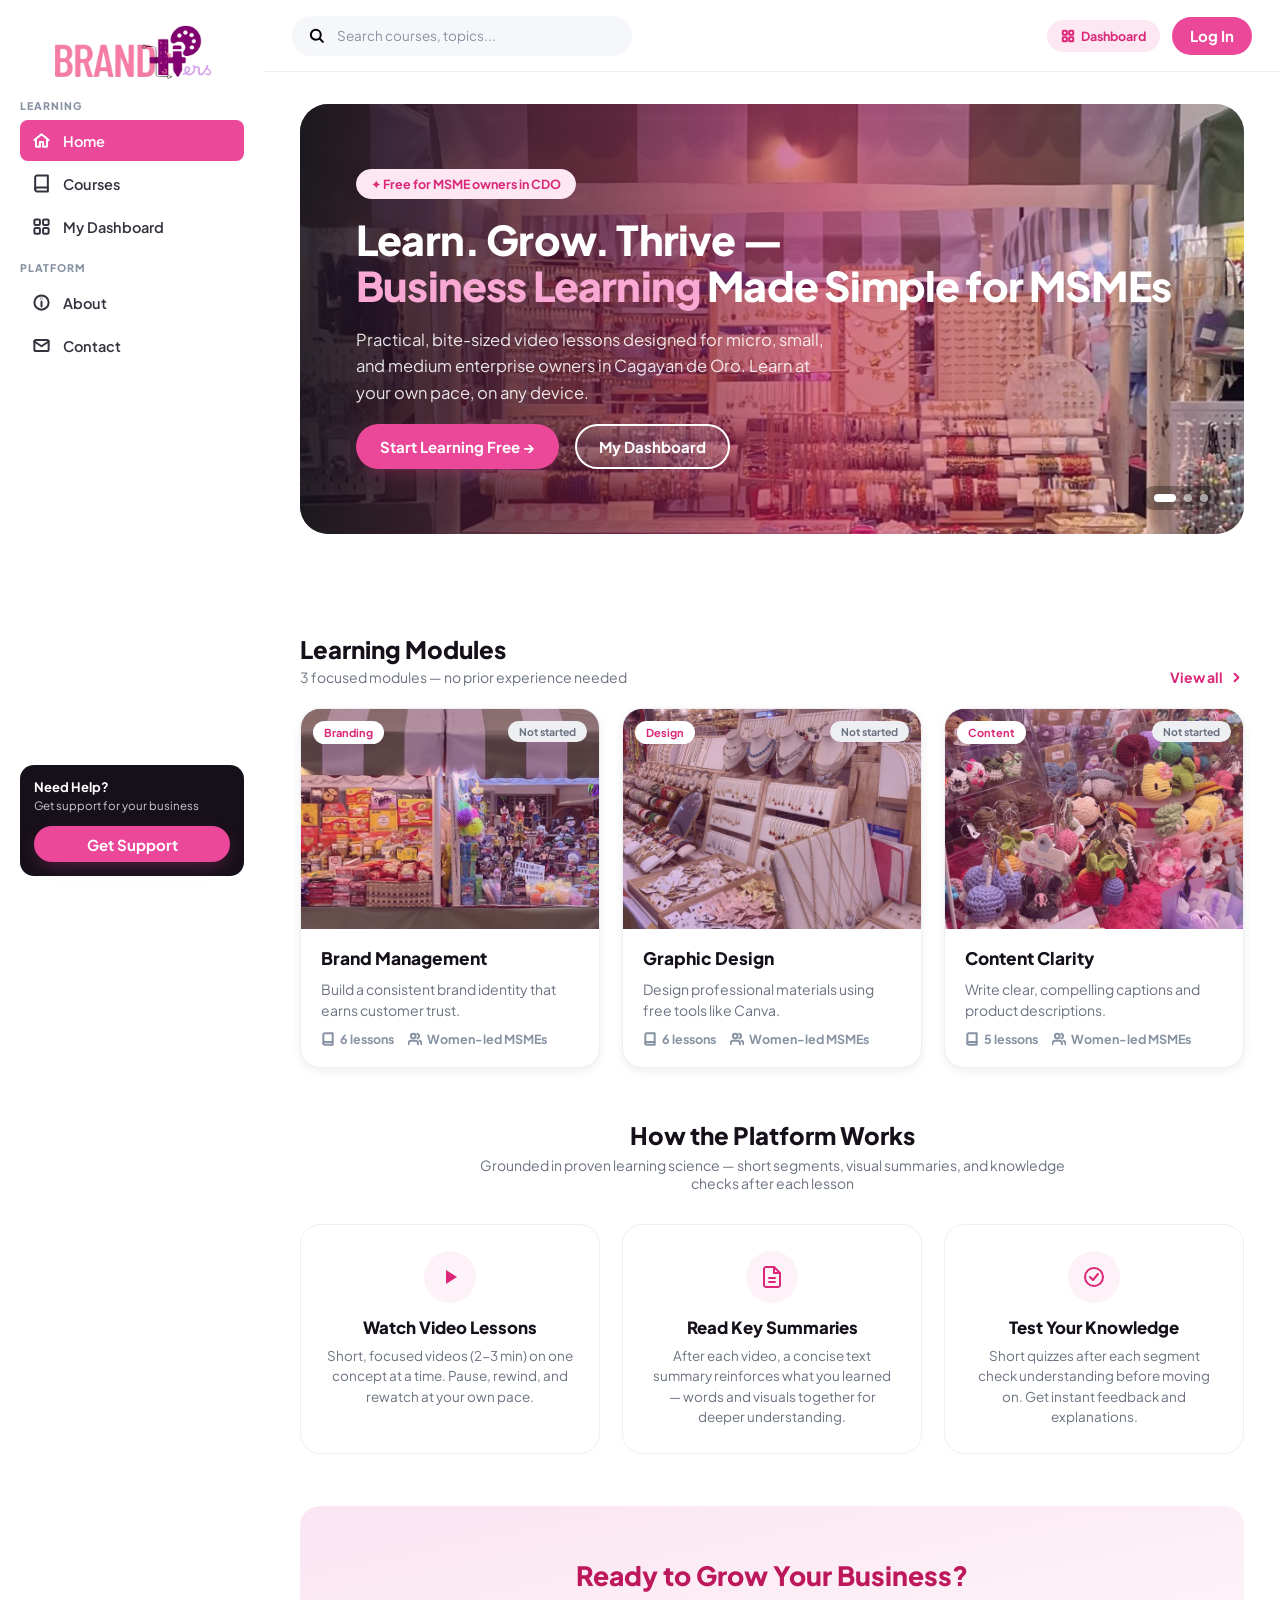
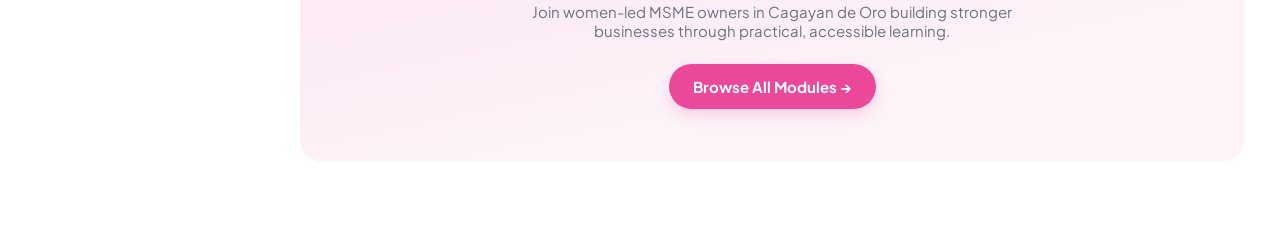
<file: index.html>
<!doctype html>
<html lang="en">
  <head>
    <meta charset="utf-8" />
    <meta name="viewport" content="width=device-width, initial-scale=1" />
    <title>Home — BrandHERS</title>
    <link rel="icon" href="assets/logo.png" />
    <link rel="preconnect" href="https://fonts.googleapis.com" />
    <link rel="preconnect" href="https://fonts.gstatic.com" crossorigin />
    <link
      href="https://fonts.googleapis.com/css2?family=Plus+Jakarta+Sans:wght@400;500;600;700;800&display=swap"
      rel="stylesheet"
    />
    <link rel="stylesheet" href="css/styles.css" />
  </head>
  <body data-page="home">
    <div class="app">
      <!-- ===== SIDEBAR (same on every page) ===== -->
      <aside class="sidebar" id="sidebar" aria-label="Main navigation">
        <div class="logo-wrap">
          <a href="index.html" class="brand-logo" aria-label="BrandHERS home"
            ><img src="assets/logo.png" alt="BrandHERS"
          /></a>
        </div>
        <p class="nav-label">LEARNING</p>
        <a href="index.html" class="nav-link active"
          ><img class="ic" src="assets/icons/nav-home-active.svg" width="19" height="19" alt="" />Home</a
        >
        <a href="courses.html" class="nav-link"
          ><img class="ic" src="assets/icons/nav-book.svg" width="19" height="19" alt="" />Courses</a
        >
        <a href="dashboard.html" class="nav-link"
          ><img class="ic" src="assets/icons/nav-grid.svg" width="19" height="19" alt="" />My Dashboard</a
        >
        <p class="nav-label second">PLATFORM</p>
        <a href="about.html" class="nav-link"
          ><img class="ic" src="assets/icons/nav-info.svg" width="19" height="19" alt="" />About</a
        >
        <a href="contact.html" class="nav-link"
          ><img class="ic" src="assets/icons/nav-mail.svg" width="19" height="19" alt="" />Contact</a
        >
        <div class="sidebar-spacer"></div>
        <div class="help-card">
          <p class="t1">Need Help?</p>
          <p class="t2">Get support for your business</p>
          <a href="contact.html" class="btn btn-primary">Get Support</a>
        </div>
        <!-- Shown only when logged in -->
        <div class="profile-card" data-when="user" hidden>
          <a href="profile.html" class="profile-row"
            ><span class="avatar" data-bind="initial">E</span>
            <span
              ><span class="nm" data-bind="userName">Edeliza Apsay</span
              ><span class="rl" style="display: block">Business Owner</span></span
            ></a
          >
          <button class="btn btn-outline" data-signout style="width: 100%">Sign Out</button>
        </div>
      </aside>
      <div class="scrim" id="scrim"></div>

      <div class="main">
        <!-- ===== TOPBAR (same on every page) ===== -->
        <header class="topbar" id="topbar">
          <button class="menu-btn" id="menuBtn" aria-label="Open menu"><span></span></button>
          <label class="search"
            ><img class="ic" src="assets/icons/search.svg" width="17" height="17" alt="" /><input
              id="topSearch"
              placeholder="Search courses, topics..."
              aria-label="Search courses"
          /></label>
          <div class="top-actions">
            <div class="notif-host" data-when="user" hidden>
              <button class="icon-btn" id="bellBtn" aria-label="Notifications">
                <img class="ic bell" src="assets/icons/bell.svg" width="19" height="19" alt="" /><img
                  class="ic dot"
                  src="assets/icons/bell-dot.svg"
                  width="9"
                  height="9"
                  alt=""
                  data-when="unread"
                  hidden
                />
              </button>
            </div>
            <a href="dashboard.html" class="dash-badge"
              ><img class="ic" src="assets/icons/grid-badge.svg" width="14" height="14" alt="" />Dashboard</a
            >
            <a href="profile.html" class="user-menu" data-when="user" hidden
              ><span class="avatar" data-bind="initial">E</span><span class="nm" data-bind="firstName">Edeliza</span></a
            >
            <button class="btn btn-primary btn-sm" data-login data-when="guest">Log In</button>
          </div>
        </header>

        <!-- ===== PAGE CONTENT ===== -->
        <main class="content home" id="view">
          <section class="hero">
            <div class="hero-bg">
              <img src="assets/hero-1.jpg" alt="" class="on" /><img src="assets/hero-2.jpg" alt="" /><img
                src="assets/hero-3.jpg"
                alt=""
              />
            </div>
            <div class="hero-overlay"></div>
            <div class="hero-text">
              <span class="badge">✦ Free for MSME owners in CDO</span>
              <h1>Learn. Grow. Thrive —<br /><span class="pk">Business Learning</span> Made Simple for MSMEs</h1>
              <p>
                Practical, bite-sized video lessons designed for micro, small, and medium enterprise owners in Cagayan
                de Oro. Learn at your own pace, on any device.
              </p>
              <div class="cta-row">
                <button class="btn btn-primary" data-start-free="">Start Learning Free →</button>
                <a href="dashboard.html" class="btn btn-hero-outline">My Dashboard</a>
              </div>
            </div>
            <div class="hero-dots">
              <button class="on" data-dot="0" aria-label="Slide 1"></button
              ><button class="" data-dot="1" aria-label="Slide 2"></button
              ><button class="" data-dot="2" aria-label="Slide 3"></button>
            </div>
          </section>

          <section class="section">
            <div class="section-head">
              <div class="titles">
                <h2 class="h-section">Learning Modules</h2>
                <p class="sub">3 focused modules — no prior experience needed</p>
              </div>
              <div class="grow"></div>
              <a href="courses.html" class="view-all"
                >View all <img class="ic" src="assets/icons/chevron-right-pink.svg" width="15" height="15" alt=""
              /></a>
            </div>
            <div class="cards-row">
              <div role="button" tabindex="0" class="course-card" data-mod="brand-management">
                <div class="thumb">
                  <div class="bg"><img src="assets/module-brand.jpg" alt="" /></div>
                  <span class="tag">Branding</span
                  ><span class="status" data-status="brand-management">Not started</span>
                </div>
                <div class="cc-body">
                  <p class="ttl">Brand Management</p>
                  <p class="dsc">Build a consistent brand identity that earns customer trust.</p>
                  <div class="meta">
                    <span
                      ><img class="ic" src="assets/icons/book-meta.svg" width="14" height="14" alt="" />6 lessons</span
                    ><span
                      ><img class="ic" src="assets/icons/users-meta.svg" width="14" height="14" alt="" />Women-led
                      MSMEs</span
                    >
                  </div>
                </div></div
              ><div role="button" tabindex="0" class="course-card" data-mod="graphic-design">
                <div class="thumb">
                  <div class="bg"><img src="assets/module-design.jpg" alt="" /></div>
                  <span class="tag">Design</span><span class="status" data-status="graphic-design">Not started</span>
                </div>
                <div class="cc-body">
                  <p class="ttl">Graphic Design</p>
                  <p class="dsc">Design professional materials using free tools like Canva.</p>
                  <div class="meta">
                    <span
                      ><img class="ic" src="assets/icons/book-meta.svg" width="14" height="14" alt="" />6 lessons</span
                    ><span
                      ><img class="ic" src="assets/icons/users-meta.svg" width="14" height="14" alt="" />Women-led
                      MSMEs</span
                    >
                  </div>
                </div></div
              ><div role="button" tabindex="0" class="course-card" data-mod="content-clarity">
                <div class="thumb">
                  <div class="bg"><img src="assets/module-content.jpg" alt="" /></div>
                  <span class="tag">Content</span><span class="status" data-status="content-clarity">Not started</span>
                </div>
                <div class="cc-body">
                  <p class="ttl">Content Clarity</p>
                  <p class="dsc">Write clear, compelling captions and product descriptions.</p>
                  <div class="meta">
                    <span
                      ><img class="ic" src="assets/icons/book-meta.svg" width="14" height="14" alt="" />5 lessons</span
                    ><span
                      ><img class="ic" src="assets/icons/users-meta.svg" width="14" height="14" alt="" />Women-led
                      MSMEs</span
                    >
                  </div>
                </div>
              </div>
            </div>
          </section>

          <section class="how">
            <div class="titles">
              <h2 class="h-section">How the Platform Works</h2>
              <p class="sub">
                Grounded in proven learning science — short segments, visual summaries, and knowledge checks after each
                lesson
              </p>
            </div>
            <div class="steps-row">
              <div class="step-card">
                <div class="icon-circle">
                  <img class="ic" src="assets/icons/step-play.svg" width="24" height="24" alt="" />
                </div>
                <h3>Watch Video Lessons</h3>
                <p>
                  Short, focused videos (2-3 min) on one concept at a time. Pause, rewind, and rewatch at your own
                  pace.
                </p>
              </div>
              <div class="step-card">
                <div class="icon-circle">
                  <img class="ic" src="assets/icons/step-file.svg" width="24" height="24" alt="" />
                </div>
                <h3>Read Key Summaries</h3>
                <p>
                  After each video, a concise text summary reinforces what you learned — words and visuals together for
                  deeper understanding.
                </p>  
              </div>
              <div class="step-card">
                <div class="icon-circle">
                  <img class="ic" src="assets/icons/step-check.svg" width="24" height="24" alt="" />
                </div>
                <h3>Test Your Knowledge</h3>
                <p>
                  Short quizzes after each segment check understanding before moving on. Get instant feedback and
                  explanations.
                </p>
              </div>
            </div>
          </section>

          <section class="cta-banner">
            <h2>Ready to Grow Your Business?</h2>
            <p>
              Join women-led MSME owners in Cagayan de Oro building stronger businesses through practical, accessible
              learning.
            </p>
            <a href="courses.html" class="btn btn-primary">Browse All Modules →</a>
          </section>
        </main>
      </div>
    </div>
    <div id="modal-root"></div>

    <script src="js/script.js"></script>
  </body>
</html>
</file>
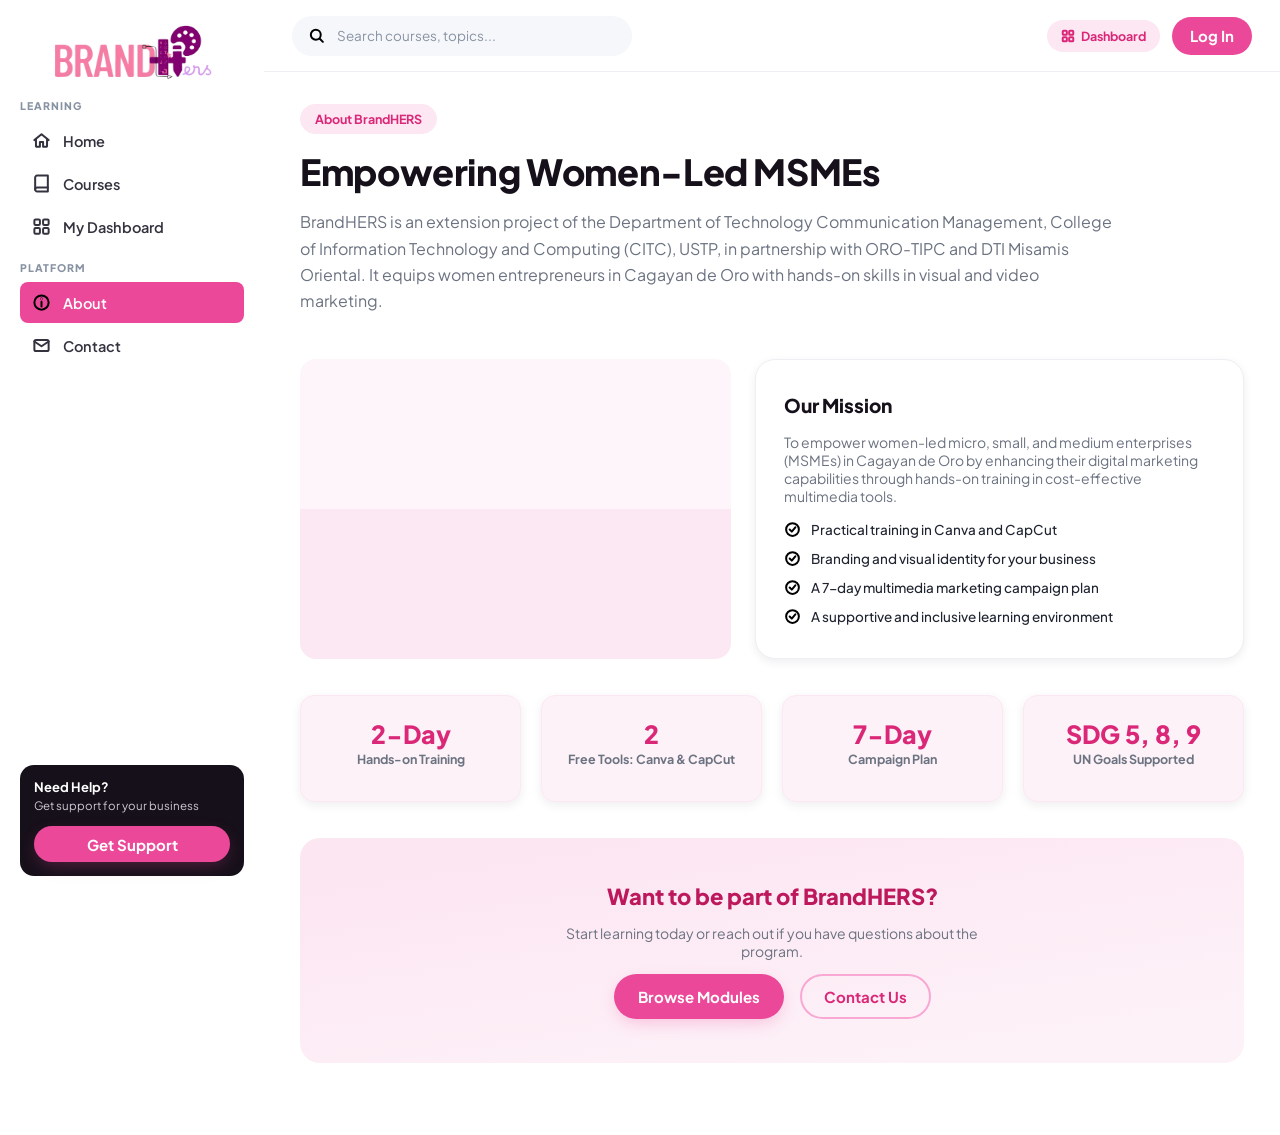
<file: about.html>
<!doctype html>
<html lang="en">
  <head>
    <meta charset="utf-8" />
    <meta name="viewport" content="width=device-width, initial-scale=1" />
    <title>About — BrandHERS</title>
    <link rel="icon" href="assets/logo.png" />
    <link rel="preconnect" href="https://fonts.googleapis.com" />
    <link rel="preconnect" href="https://fonts.gstatic.com" crossorigin />
    <link
      href="https://fonts.googleapis.com/css2?family=Plus+Jakarta+Sans:wght@400;500;600;700;800&display=swap"
      rel="stylesheet"
    />
    <link rel="stylesheet" href="css/styles.css" />
  </head>
  <body data-page="about">
    <div class="app">
      <!-- ===== SIDEBAR (same on every page) ===== -->
      <aside class="sidebar" id="sidebar" aria-label="Main navigation">
        <div class="logo-wrap">
          <a href="index.html" class="brand-logo" aria-label="BrandHERS home"
            ><img src="assets/logo.png" alt="BrandHERS"
          /></a>
        </div>
        <p class="nav-label">LEARNING</p>
        <a href="index.html" class="nav-link"
          ><img class="ic" src="assets/icons/nav-home.svg" width="19" height="19" alt="" />Home</a
        >
        <a href="courses.html" class="nav-link"
          ><img class="ic" src="assets/icons/nav-book.svg" width="19" height="19" alt="" />Courses</a
        >
        <a href="dashboard.html" class="nav-link"
          ><img class="ic" src="assets/icons/nav-grid.svg" width="19" height="19" alt="" />My Dashboard</a
        >
        <p class="nav-label second">PLATFORM</p>
        <a href="about.html" class="nav-link active"
          ><img class="ic" src="assets/icons/nav-info-active.svg" width="19" height="19" alt="" />About</a
        >
        <a href="contact.html" class="nav-link"
          ><img class="ic" src="assets/icons/nav-mail.svg" width="19" height="19" alt="" />Contact</a
        >
        <div class="sidebar-spacer"></div>
        <div class="help-card">
          <p class="t1">Need Help?</p>
          <p class="t2">Get support for your business</p>
          <a href="contact.html" class="btn btn-primary">Get Support</a>
        </div>
        <!-- Shown only when logged in -->
        <div class="profile-card" data-when="user" hidden>
          <a href="profile.html" class="profile-row"
            ><span class="avatar" data-bind="initial">E</span>
            <span
              ><span class="nm" data-bind="userName">Edeliza Apsay</span
              ><span class="rl" style="display: block">Business Owner</span></span
            ></a
          >
          <button class="btn btn-outline" data-signout style="width: 100%">Sign Out</button>
        </div>
      </aside>
      <div class="scrim" id="scrim"></div>

      <div class="main">
        <!-- ===== TOPBAR (same on every page) ===== -->
        <header class="topbar" id="topbar">
          <button class="menu-btn" id="menuBtn" aria-label="Open menu"><span></span></button>
          <label class="search"
            ><img class="ic" src="assets/icons/search.svg" width="17" height="17" alt="" /><input
              id="topSearch"
              placeholder="Search courses, topics..."
              aria-label="Search courses"
          /></label>
          <div class="top-actions">
            <div class="notif-host" data-when="user" hidden>
              <button class="icon-btn" id="bellBtn" aria-label="Notifications">
                <img class="ic bell" src="assets/icons/bell.svg" width="19" height="19" alt="" /><img
                  class="ic dot"
                  src="assets/icons/bell-dot.svg"
                  width="9"
                  height="9"
                  alt=""
                  data-when="unread"
                  hidden
                />
              </button>
            </div>
            <a href="dashboard.html" class="dash-badge"
              ><img class="ic" src="assets/icons/grid-badge.svg" width="14" height="14" alt="" />Dashboard</a
            >
            <a href="profile.html" class="user-menu" data-when="user" hidden
              ><span class="avatar" data-bind="initial">E</span><span class="nm" data-bind="firstName">Edeliza</span></a
            >
            <button class="btn btn-primary btn-sm" data-login data-when="guest">Log In</button>
          </div>
        </header>

        <!-- ===== PAGE CONTENT ===== -->
        <main class="content" id="view">
          <div class="header-block">
            <span class="badge">About BrandHERS</span>
            <h1>Empowering Women-Led MSMEs</h1>
            <p>
              BrandHERS is an extension project of the Department of Technology Communication Management, College of
              Information Technology and Computing (CITC), USTP, in partnership with ORO-TIPC and DTI Misamis Oriental.
              It equips women entrepreneurs in Cagayan de Oro with hands-on skills in visual and video marketing.
            </p>
          </div>
          <div class="mission-grid">
            <div class="image-card">
              <video src="assets/videos/BrandHers_About_Video.mp4" autoplay muted loop playsinline></video>
            </div>
            <div class="card mission-card">
              <h2>Our Mission</h2>
              <p class="p">
                To empower women-led micro, small, and medium enterprises (MSMEs) in Cagayan de Oro by enhancing their
                digital marketing capabilities through hands-on training in cost-effective multimedia tools.
              </p>
              <div class="mission-list">
                <div>
                  <img class="ic" src="assets/icons/check-about.svg" width="17" height="17" alt="" />Practical training
                  in Canva and CapCut
                </div>
                <div>
                  <img class="ic" src="assets/icons/check-about.svg" width="17" height="17" alt="" />Branding and visual
                  identity for your business
                </div>
                <div>
                  <img class="ic" src="assets/icons/check-about.svg" width="17" height="17" alt="" />A 7-day multimedia
                  marketing campaign plan
                </div>
                <div>
                  <img class="ic" src="assets/icons/check-about.svg" width="17" height="17" alt="" />A supportive and
                  inclusive learning environment
                </div>
              </div>
            </div>
          </div>
          <div class="stats-row about">
            <div class="stat-box"><b>2-Day</b><span>Hands-on Training</span></div>
            <div class="stat-box"><b>2</b><span>Free Tools: Canva &amp; CapCut</span></div>
            <div class="stat-box"><b>7-Day</b><span>Campaign Plan</span></div>
            <div class="stat-box"><b>SDG 5, 8, 9</b><span>UN Goals Supported</span></div>
          </div>
          <section class="cta-section">
            <h2>Want to be part of BrandHERS?</h2>
            <p>Start learning today or reach out if you have questions about the program.</p>
            <div class="cta-row">
              <a href="courses.html" class="btn btn-primary">Browse Modules</a
              ><a href="contact.html" class="btn btn-outline">Contact Us</a>
            </div>
          </section>
        </main>
      </div>
    </div>
    <div id="modal-root"></div>

    <script src="js/script.js"></script>
  </body>
</html>
</file>
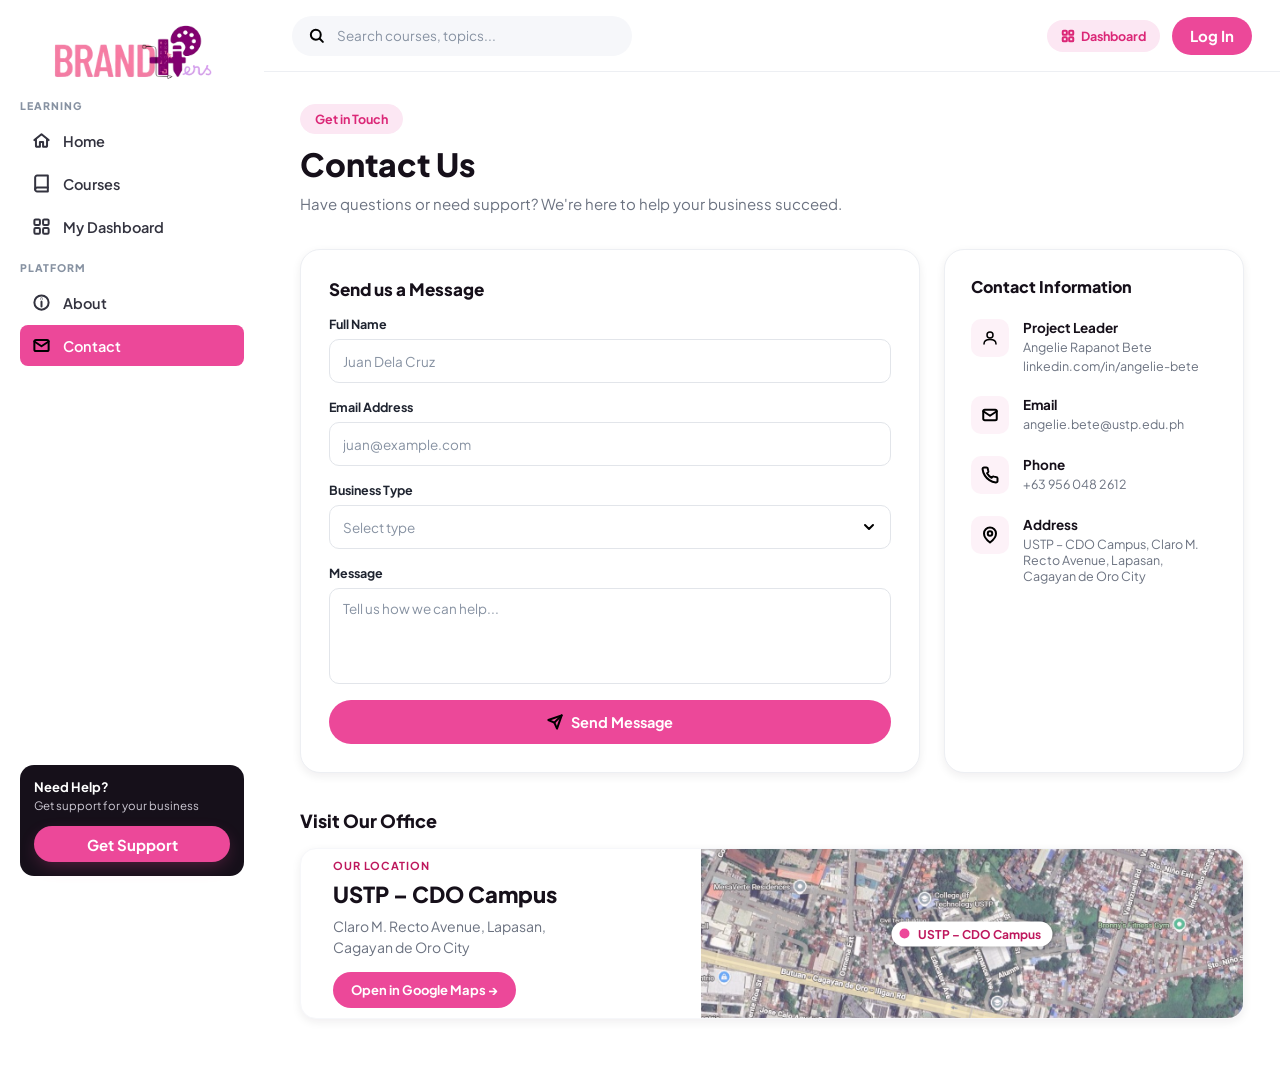
<file: contact.html>
<!doctype html>
<html lang="en">
  <head>
    <meta charset="utf-8" />
    <meta name="viewport" content="width=device-width, initial-scale=1" />
    <title>Contact — BrandHERS</title>
    <link rel="icon" href="assets/logo.png" />
    <link rel="preconnect" href="https://fonts.googleapis.com" />
    <link rel="preconnect" href="https://fonts.gstatic.com" crossorigin />
    <link
      href="https://fonts.googleapis.com/css2?family=Plus+Jakarta+Sans:wght@400;500;600;700;800&display=swap"
      rel="stylesheet"
    />
    <link rel="stylesheet" href="css/styles.css" />
  </head>
  <body data-page="contact">
    <div class="app">
      <!-- ===== SIDEBAR (same on every page) ===== -->
      <aside class="sidebar" id="sidebar" aria-label="Main navigation">
        <div class="logo-wrap">
          <a href="index.html" class="brand-logo" aria-label="BrandHERS home"
            ><img src="assets/logo.png" alt="BrandHERS"
          /></a>
        </div>
        <p class="nav-label">LEARNING</p>
        <a href="index.html" class="nav-link"
          ><img class="ic" src="assets/icons/nav-home.svg" width="19" height="19" alt="" />Home</a
        >
        <a href="courses.html" class="nav-link"
          ><img class="ic" src="assets/icons/nav-book.svg" width="19" height="19" alt="" />Courses</a
        >
        <a href="dashboard.html" class="nav-link"
          ><img class="ic" src="assets/icons/nav-grid.svg" width="19" height="19" alt="" />My Dashboard</a
        >
        <p class="nav-label second">PLATFORM</p>
        <a href="about.html" class="nav-link"
          ><img class="ic" src="assets/icons/nav-info.svg" width="19" height="19" alt="" />About</a
        >
        <a href="contact.html" class="nav-link active"
          ><img class="ic" src="assets/icons/nav-mail-active.svg" width="19" height="19" alt="" />Contact</a
        >
        <div class="sidebar-spacer"></div>
        <div class="help-card">
          <p class="t1">Need Help?</p>
          <p class="t2">Get support for your business</p>
          <a href="contact.html" class="btn btn-primary">Get Support</a>
        </div>
        <!-- Shown only when logged in -->
        <div class="profile-card" data-when="user" hidden>
          <a href="profile.html" class="profile-row"
            ><span class="avatar" data-bind="initial">E</span>
            <span
              ><span class="nm" data-bind="userName">Edeliza Apsay</span
              ><span class="rl" style="display: block">Business Owner</span></span
            ></a
          >
          <button class="btn btn-outline" data-signout style="width: 100%">Sign Out</button>
        </div>
      </aside>
      <div class="scrim" id="scrim"></div>

      <div class="main">
        <!-- ===== TOPBAR (same on every page) ===== -->
        <header class="topbar" id="topbar">
          <button class="menu-btn" id="menuBtn" aria-label="Open menu"><span></span></button>
          <label class="search"
            ><img class="ic" src="assets/icons/search.svg" width="17" height="17" alt="" /><input
              id="topSearch"
              placeholder="Search courses, topics..."
              aria-label="Search courses"
          /></label>
          <div class="top-actions">
            <div class="notif-host" data-when="user" hidden>
              <button class="icon-btn" id="bellBtn" aria-label="Notifications">
                <img class="ic bell" src="assets/icons/bell.svg" width="19" height="19" alt="" /><img
                  class="ic dot"
                  src="assets/icons/bell-dot.svg"
                  width="9"
                  height="9"
                  alt=""
                  data-when="unread"
                  hidden
                />
              </button>
            </div>
            <a href="dashboard.html" class="dash-badge"
              ><img class="ic" src="assets/icons/grid-badge.svg" width="14" height="14" alt="" />Dashboard</a
            >
            <a href="profile.html" class="user-menu" data-when="user" hidden
              ><span class="avatar" data-bind="initial">E</span><span class="nm" data-bind="firstName">Edeliza</span></a
            >
            <button class="btn btn-primary btn-sm" data-login data-when="guest">Log In</button>
          </div>
        </header>

        <!-- ===== PAGE CONTENT ===== -->
        <main class="content" id="view">
          <div class="header-block tight">
            <span class="badge">Get in Touch</span>
            <h1>Contact Us</h1>
            <p>Have questions or need support? We're here to help your business succeed.</p>
          </div>
          <div class="contact-grid">
            <form class="card form-card" id="contactForm" novalidate="">
              <h2>Send us a Message</h2>
              <div class="field">
                <label for="cName">Full Name</label>
                <div class="input"><input id="cName" name="name" placeholder="Juan Dela Cruz" /></div>
                <span class="em">Please enter your name.</span>
              </div>
              <div class="field">
                <label for="cEmail">Email Address</label>
                <div class="input"><input id="cEmail" name="email" type="email" placeholder="juan@example.com" /></div>
                <span class="em">Please enter a valid email address.</span>
              </div>
              <div class="field">
                <label for="cType">Business Type</label>
                <div class="input">
                  <select id="cType" name="type" required="">
                    <option value="" disabled="" selected="" hidden="">Select type</option>
                    <option>Food &amp; Beverage</option>
                    <option>Retail</option>
                    <option>Clothing &amp; Accessories</option>
                    <option>Beauty &amp; Wellness</option>
                    <option>Handicrafts</option>
                    <option>Services</option>
                    <option>Other</option></select
                  ><img class="ic chev" src="assets/icons/chevron-down.svg" width="16" height="16" alt="" />
                </div>
                <span class="em">Please choose your business type.</span>
              </div>
              <div class="field">
                <label for="cMsg">Message</label>
                <div class="input area">
                  <textarea id="cMsg" name="message" placeholder="Tell us how we can help..."></textarea>
                </div>
                <span class="em">Please write a short message.</span>
              </div>
              <button class="send-btn" type="submit">
                <img class="ic" src="assets/icons/send.svg" width="16" height="16" alt="" />Send Message
              </button>
            </form>
            <div class="card info-card">
              <h2>Contact Information</h2>
              <div class="info-row">
                <span class="info-ic"
                  ><img class="ic" src="assets/icons/user-pink.svg" width="18" height="18" alt=""
                /></span>
                <div class="tx">
                  <b>Project Leader</b><span>Angelie Rapanot Bete</span>
                  <a href="https://www.linkedin.com/in/angelie-bete/" target="_blank" rel="noopener"
                    >linkedin.com/in/angelie-bete</a
                  >
                </div>
              </div>
              <div class="info-row">
                <span class="info-ic"
                  ><img class="ic" src="assets/icons/mail-pink.svg" width="18" height="18" alt=""
                /></span>
                <div class="tx"><b>Email</b><a href="mailto:angelie.bete@ustp.edu.ph">angelie.bete@ustp.edu.ph</a></div>
              </div>
              <div class="info-row">
                <span class="info-ic"
                  ><img class="ic" src="assets/icons/phone-pink.svg" width="18" height="18" alt=""
                /></span>
                <div class="tx"><b>Phone</b><a href="tel:+639560482612">+63 956 048 2612</a></div>
              </div>
              <div class="info-row">
                <span class="info-ic"
                  ><img class="ic" src="assets/icons/pin-pink.svg" width="18" height="18" alt=""
                /></span>
                <div class="tx">
                  <b>Address</b><span>USTP – CDO Campus, Claro M. Recto Avenue, Lapasan, Cagayan de Oro City</span>
                </div>
              </div>
            </div>
          </div>
          <section class="office">
            <h2>Visit Our Office</h2>
            <a
              class="map-card"
              href="https://www.google.com/maps/place/University+of+Science+and+Technology+of+Southern+Philippines+-+CDO+Campus/@8.4847692,124.6567168,17z"
              target="_blank"
              rel="noopener"
            >
              <div class="loc">
                <p class="k">OUR LOCATION</p>
                <p class="n">USTP – CDO Campus</p>
                <p class="a">Claro M. Recto Avenue, Lapasan,<br />Cagayan de Oro City</p>
                <span class="go">Open in Google Maps →</span>
              </div>
              <div class="img">
                <img src="assets/contact-map.jpg" alt="Map of USTP – CDO Campus" /><span class="marker"
                  ><img class="ic" src="assets/icons/marker-dot.svg" width="14" height="14" alt="" />USTP – CDO
                  Campus</span
                >
              </div>
            </a>
          </section>
        </main>
      </div>
    </div>
    <div id="modal-root"></div>

    <script src="js/script.js"></script>
  </body>
</html>
</file>
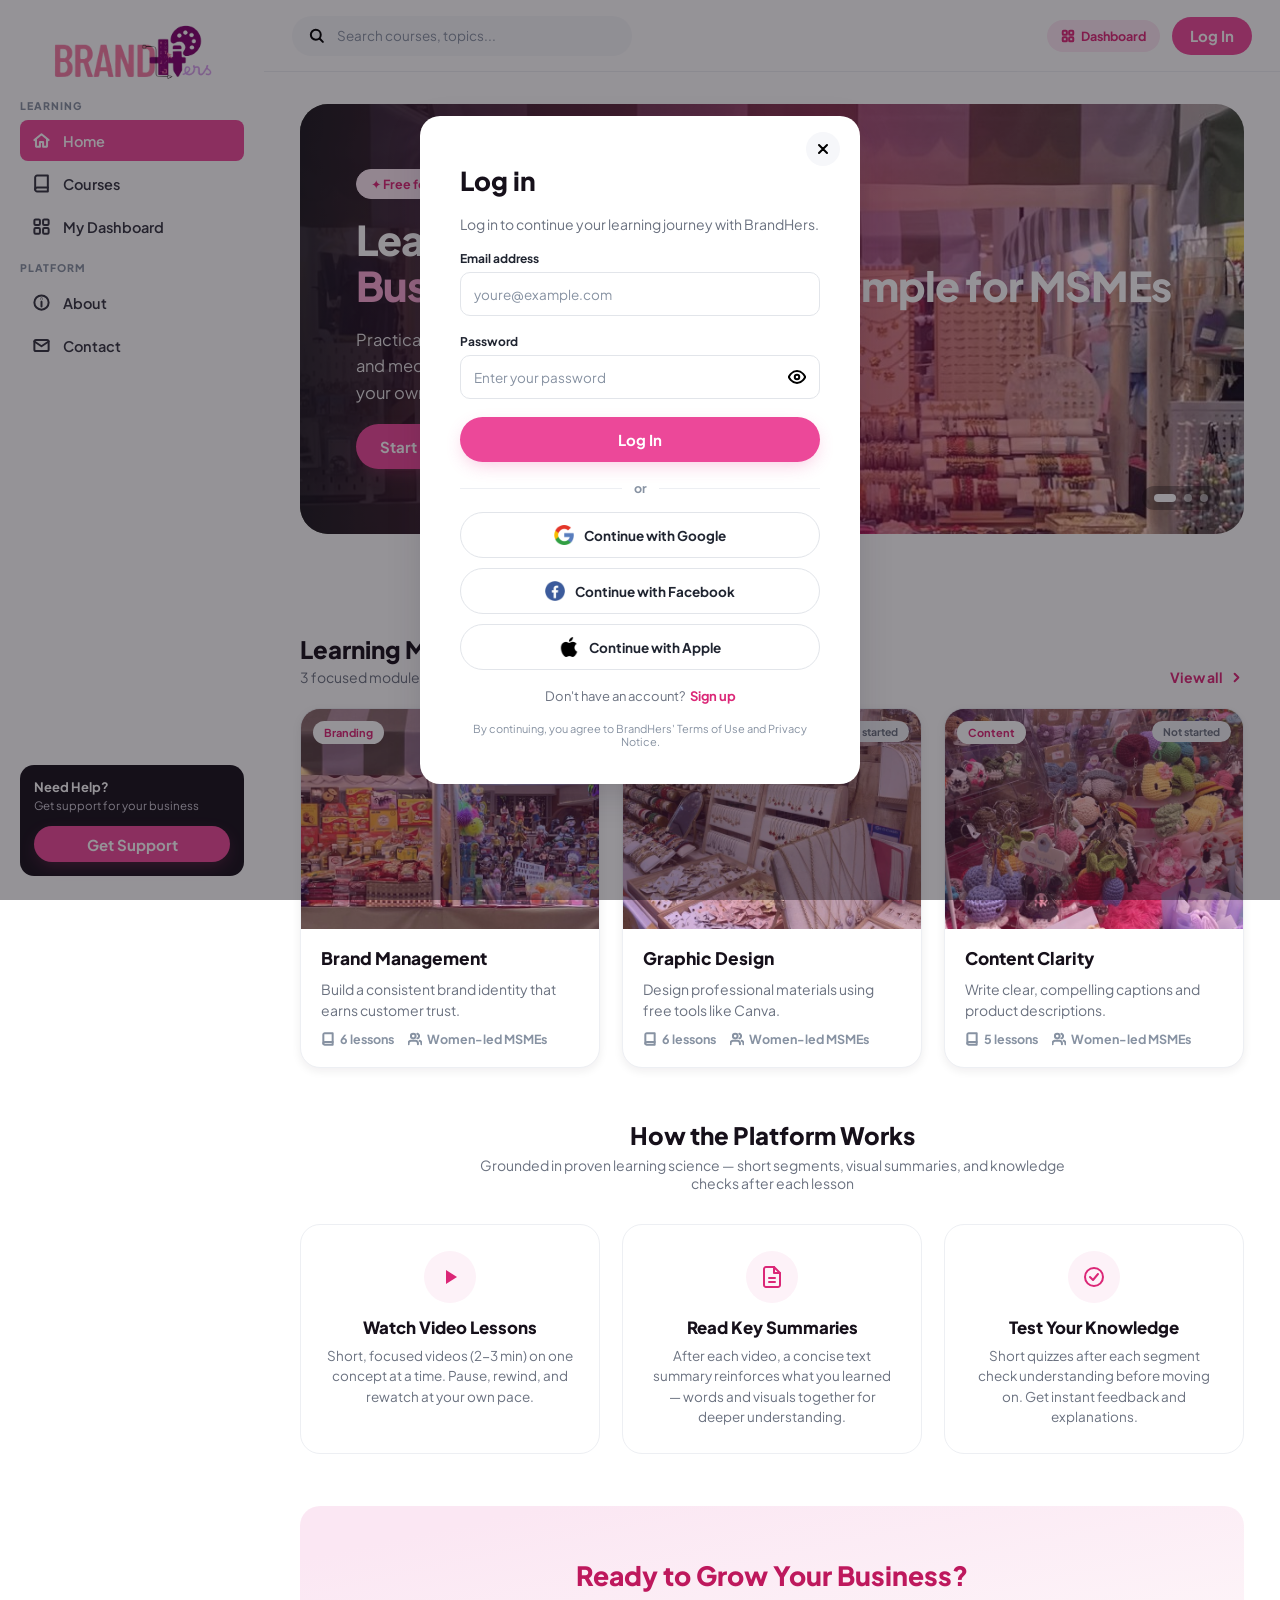
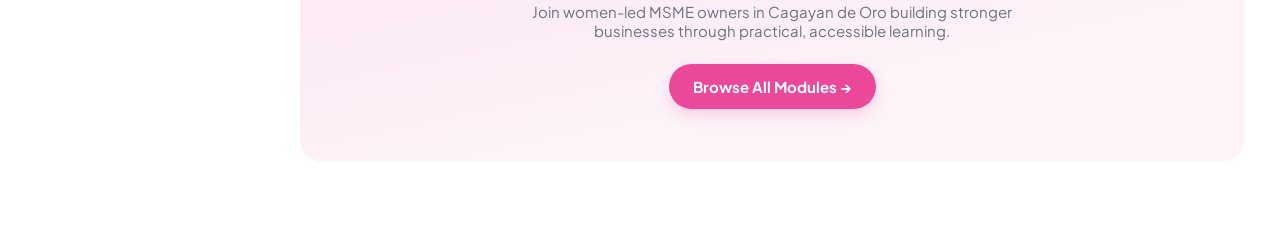
<file: course.html>
<!doctype html>
<html lang="en">
  <head>
    <meta charset="utf-8" />
    <meta name="viewport" content="width=device-width, initial-scale=1" />
    <title>Brand Management — BrandHERS</title>
    <link rel="icon" href="assets/logo.png" />
    <link rel="preconnect" href="https://fonts.googleapis.com" />
    <link rel="preconnect" href="https://fonts.gstatic.com" crossorigin />
    <link
      href="https://fonts.googleapis.com/css2?family=Plus+Jakarta+Sans:wght@400;500;600;700;800&display=swap"
      rel="stylesheet"
    />
    <link rel="stylesheet" href="css/styles.css" />
  </head>
  <body data-page="course">
    <div class="app">
      <!-- ===== SIDEBAR (same on every page) ===== -->
      <aside class="sidebar" id="sidebar" aria-label="Main navigation">
        <div class="logo-wrap">
          <a href="index.html" class="brand-logo" aria-label="BrandHERS home"
            ><img src="assets/logo.png" alt="BrandHERS"
          /></a>
        </div>
        <p class="nav-label">LEARNING</p>
        <a href="index.html" class="nav-link"
          ><img class="ic" src="assets/icons/nav-home.svg" width="19" height="19" alt="" />Home</a
        >
        <a href="courses.html" class="nav-link active"
          ><img class="ic" src="assets/icons/nav-book-active.svg" width="19" height="19" alt="" />Courses</a
        >
        <a href="dashboard.html" class="nav-link"
          ><img class="ic" src="assets/icons/nav-grid.svg" width="19" height="19" alt="" />My Dashboard</a
        >
        <p class="nav-label second">PLATFORM</p>
        <a href="about.html" class="nav-link"
          ><img class="ic" src="assets/icons/nav-info.svg" width="19" height="19" alt="" />About</a
        >
        <a href="contact.html" class="nav-link"
          ><img class="ic" src="assets/icons/nav-mail.svg" width="19" height="19" alt="" />Contact</a
        >
        <div class="sidebar-spacer"></div>
        <div class="help-card">
          <p class="t1">Need Help?</p>
          <p class="t2">Get support for your business</p>
          <a href="contact.html" class="btn btn-primary">Get Support</a>
        </div>
        <!-- Shown only when logged in -->
        <div class="profile-card" data-when="user" hidden>
          <a href="profile.html" class="profile-row"
            ><span class="avatar" data-bind="initial">E</span>
            <span
              ><span class="nm" data-bind="userName">Edeliza Apsay</span
              ><span class="rl" style="display: block">Business Owner</span></span
            ></a
          >
          <button class="btn btn-outline" data-signout style="width: 100%">Sign Out</button>
        </div>
      </aside>
      <div class="scrim" id="scrim"></div>

      <div class="main">
        <!-- ===== TOPBAR (same on every page) ===== -->
        <header class="topbar" id="topbar">
          <button class="menu-btn" id="menuBtn" aria-label="Open menu"><span></span></button>
          <label class="search"
            ><img class="ic" src="assets/icons/search.svg" width="17" height="17" alt="" /><input
              id="topSearch"
              placeholder="Search courses, topics..."
              aria-label="Search courses"
          /></label>
          <div class="top-actions">
            <div class="notif-host" data-when="user" hidden>
              <button class="icon-btn" id="bellBtn" aria-label="Notifications">
                <img class="ic bell" src="assets/icons/bell.svg" width="19" height="19" alt="" /><img
                  class="ic dot"
                  src="assets/icons/bell-dot.svg"
                  width="9"
                  height="9"
                  alt=""
                  data-when="unread"
                  hidden
                />
              </button>
            </div>
            <a href="dashboard.html" class="dash-badge"
              ><img class="ic" src="assets/icons/grid-badge.svg" width="14" height="14" alt="" />Dashboard</a
            >
            <a href="profile.html" class="user-menu" data-when="user" hidden
              ><span class="avatar" data-bind="initial">E</span><span class="nm" data-bind="firstName">Edeliza</span></a
            >
            <button class="btn btn-primary btn-sm" data-login data-when="guest">Log In</button>
          </div>
        </header>

        <!-- ===== PAGE CONTENT ===== -->
        <main class="content" id="view">
          <nav class="crumbs bold">
            <a href="index.html">Home</a
            ><img class="ic" src="assets/icons/chevron-right.svg" width="13" height="13" alt="" /><a href="courses.html"
              >Courses</a
            ><img class="ic" src="assets/icons/chevron-right.svg" width="13" height="13" alt="" /><span class="cur"
              >Brand Management</span
            >
          </nav>
          <div class="course-hero">
            <div class="left">
              <span class="badge">Branding</span>
              <h1>Brand Management</h1>
              <p class="lead">
                Build a strong, consistent brand identity for your MSME. Learn how to define your brand mission and
                values, create a visual identity, and communicate your story in a way that connects with Filipino
                customers.
              </p>
              <div class="course-meta">
                <span><img class="ic" src="assets/icons/clock-14.svg" width="14" height="14" alt="" />5 weeks</span
                ><span><img class="ic" src="assets/icons/book-14.svg" width="14" height="14" alt="" />6 lessons</span>
              </div>
              <div class="card outcomes">
                <h2>What You'll Learn</h2>
                <div>
                  <img class="ic" src="assets/icons/check-16.svg" width="16" height="16" alt="" /><span
                    >Define your brand mission and values</span
                  >
                </div>
                <div>
                  <img class="ic" src="assets/icons/check-16.svg" width="16" height="16" alt="" /><span
                    >Create a consistent visual identity</span
                  >
                </div>
                <div>
                  <img class="ic" src="assets/icons/check-16.svg" width="16" height="16" alt="" /><span
                    >Craft your brand story for Filipino customers</span
                  >
                </div>
              </div>
            </div>
            <div class="right">
              <div class="course-img"><img src="assets/module-brand.jpg" alt="" /></div>
              <div class="progress-head"><span>Your Progress</span><b data-bind="coursePctText">0%</b></div>
              <div class="track"><i style="width: 0%" data-bind-width="coursePct"></i></div>
              <p class="progress-note"><span data-bind="lessonsDone">0</span> of 6 lessons complete</p>
              <button class="btn btn-primary" data-start="" style="width: 100%">Start Module →</button>
            </div>
          </div>
          <section class="section" style="gap: 20px">
            <div class="lessons-head">
              <p class="t">Lessons</p>
              <p class="s">6 lessons · 5 weeks</p>
            </div>
            <div class="lessons-card">
              <button class="lesson-row" data-lesson="1">
                <span class="lesson-num">1</span>
                <span class="tx"
                  ><b>Understanding Your Brand</b><small>8 min<span data-when="notDone"> · Up next</span></small></span
                >
                <span class="status" data-status="lesson1">Not started</span>
                <img class="ic" src="assets/icons/chevron-right-row.svg" width="16" height="16" alt="" /></button
              ><button class="lesson-row" data-lesson="2">
                <span class="lesson-num">2</span>
                <span class="tx"><b>Understanding Your Target Customer</b><small>11 min</small></span>
                <span class="status">Not started</span>
                <img class="ic" src="assets/icons/chevron-right-row.svg" width="16" height="16" alt="" /></button
              ><button class="lesson-row" data-lesson="3">
                <span class="lesson-num">3</span>
                <span class="tx"><b>Colors and What They Mean</b><small>9 min</small></span>
                <span class="status">Not started</span>
                <img class="ic" src="assets/icons/chevron-right-row.svg" width="16" height="16" alt="" /></button
              ><button class="lesson-row" data-lesson="4">
                <span class="lesson-num">4</span>
                <span class="tx"><b>Creating a Consistent Visual Identity</b><small>13 min</small></span>
                <span class="status">Not started</span>
                <img class="ic" src="assets/icons/chevron-right-row.svg" width="16" height="16" alt="" /></button
              ><button class="lesson-row" data-lesson="5">
                <span class="lesson-num">5</span>
                <span class="tx"><b>Crafting Your Brand Story for Filipino Customers</b><small>10 min</small></span>
                <span class="status">Not started</span>
                <img class="ic" src="assets/icons/chevron-right-row.svg" width="16" height="16" alt="" /></button
              ><button class="lesson-row" data-lesson="6">
                <span class="lesson-num">6</span>
                <span class="tx"><b>Brand Voice and Messaging</b><small>9 min</small></span>
                <span class="status">Not started</span>
                <img class="ic" src="assets/icons/chevron-right-row.svg" width="16" height="16" alt="" />
              </button>
            </div>
          </section>
        </main>
      </div>
    </div>
    <div id="modal-root"></div>

    <script src="js/script.js"></script>
  </body>
</html>
</file>
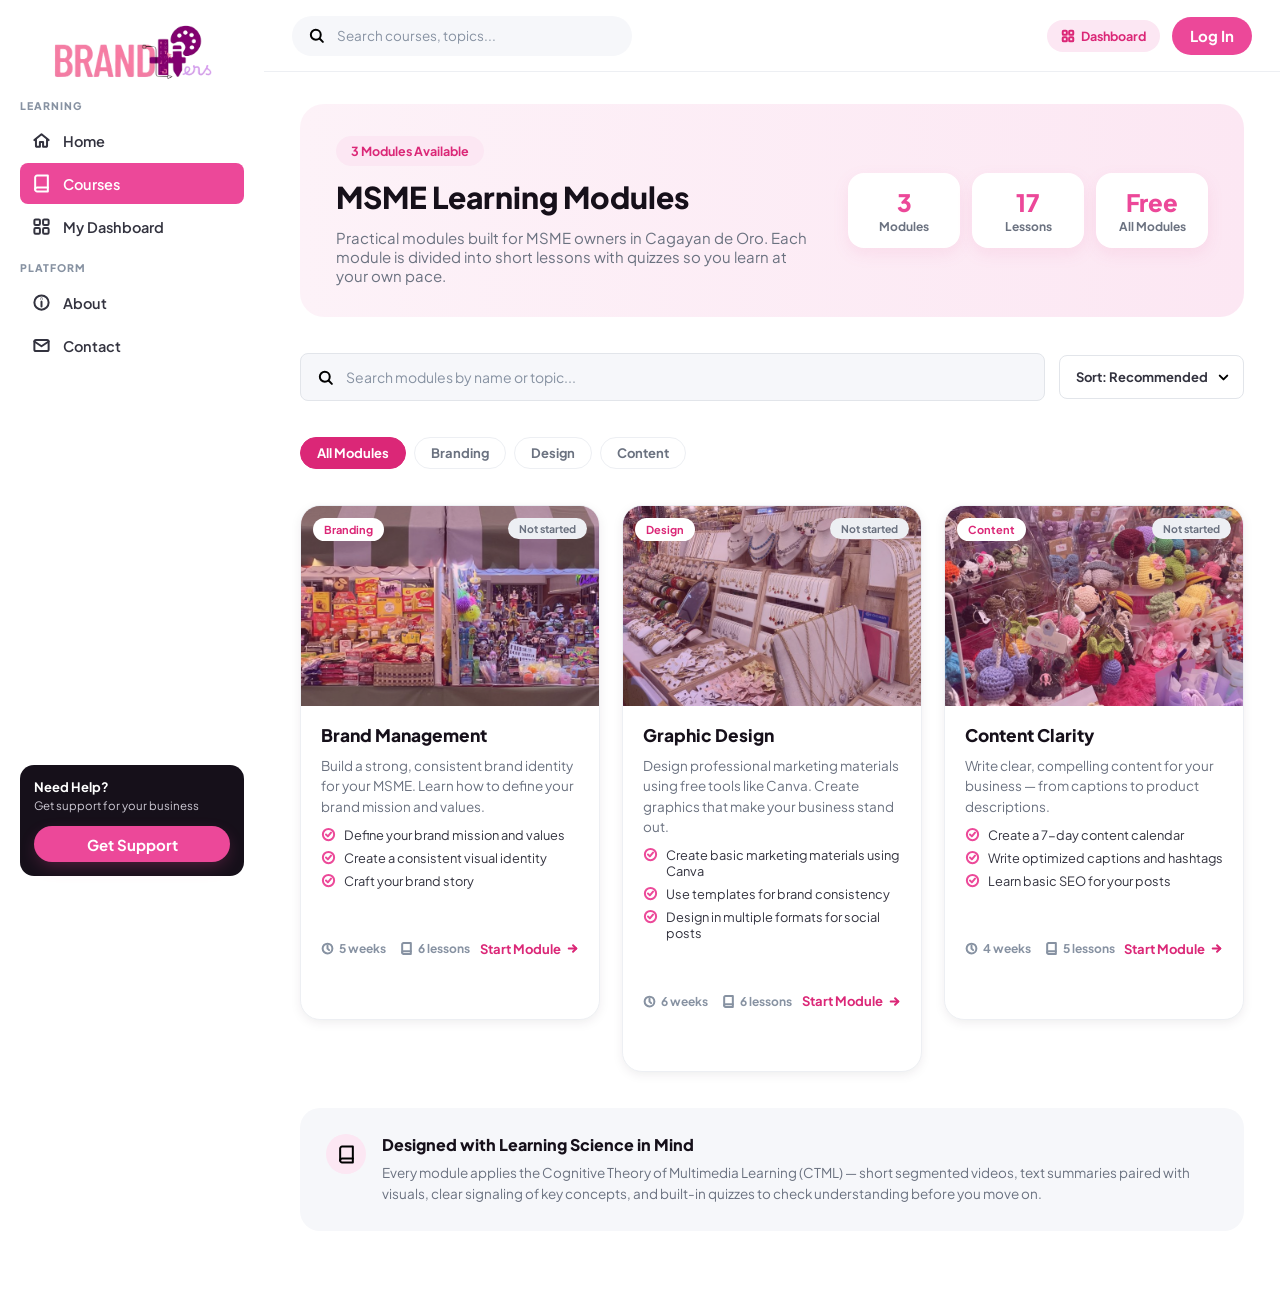
<file: courses.html>
<!doctype html>
<html lang="en">
  <head>
    <meta charset="utf-8" />
    <meta name="viewport" content="width=device-width, initial-scale=1" />
    <title>Courses — BrandHERS</title>
    <link rel="icon" href="assets/logo.png" />
    <link rel="preconnect" href="https://fonts.googleapis.com" />
    <link rel="preconnect" href="https://fonts.gstatic.com" crossorigin />
    <link
      href="https://fonts.googleapis.com/css2?family=Plus+Jakarta+Sans:wght@400;500;600;700;800&display=swap"
      rel="stylesheet"
    />
    <link rel="stylesheet" href="css/styles.css" />
  </head>
  <body data-page="courses">
    <div class="app">
      <!-- ===== SIDEBAR (same on every page) ===== -->
      <aside class="sidebar" id="sidebar" aria-label="Main navigation">
        <div class="logo-wrap">
          <a href="index.html" class="brand-logo" aria-label="BrandHERS home"
            ><img src="assets/logo.png" alt="BrandHERS"
          /></a>
        </div>
        <p class="nav-label">LEARNING</p>
        <a href="index.html" class="nav-link"
          ><img class="ic" src="assets/icons/nav-home.svg" width="19" height="19" alt="" />Home</a
        >
        <a href="courses.html" class="nav-link active"
          ><img class="ic" src="assets/icons/nav-book-active.svg" width="19" height="19" alt="" />Courses</a
        >
        <a href="dashboard.html" class="nav-link"
          ><img class="ic" src="assets/icons/nav-grid.svg" width="19" height="19" alt="" />My Dashboard</a
        >
        <p class="nav-label second">PLATFORM</p>
        <a href="about.html" class="nav-link"
          ><img class="ic" src="assets/icons/nav-info.svg" width="19" height="19" alt="" />About</a
        >
        <a href="contact.html" class="nav-link"
          ><img class="ic" src="assets/icons/nav-mail.svg" width="19" height="19" alt="" />Contact</a
        >
        <div class="sidebar-spacer"></div>
        <div class="help-card">
          <p class="t1">Need Help?</p>
          <p class="t2">Get support for your business</p>
          <a href="contact.html" class="btn btn-primary">Get Support</a>
        </div>
        <!-- Shown only when logged in -->
        <div class="profile-card" data-when="user" hidden>
          <a href="profile.html" class="profile-row"
            ><span class="avatar" data-bind="initial">E</span>
            <span
              ><span class="nm" data-bind="userName">Edeliza Apsay</span
              ><span class="rl" style="display: block">Business Owner</span></span
            ></a
          >
          <button class="btn btn-outline" data-signout style="width: 100%">Sign Out</button>
        </div>
      </aside>
      <div class="scrim" id="scrim"></div>

      <div class="main">
        <!-- ===== TOPBAR (same on every page) ===== -->
        <header class="topbar" id="topbar">
          <button class="menu-btn" id="menuBtn" aria-label="Open menu"><span></span></button>
          <label class="search"
            ><img class="ic" src="assets/icons/search.svg" width="17" height="17" alt="" /><input
              id="topSearch"
              placeholder="Search courses, topics..."
              aria-label="Search courses"
          /></label>
          <div class="top-actions">
            <div class="notif-host" data-when="user" hidden>
              <button class="icon-btn" id="bellBtn" aria-label="Notifications">
                <img class="ic bell" src="assets/icons/bell.svg" width="19" height="19" alt="" /><img
                  class="ic dot"
                  src="assets/icons/bell-dot.svg"
                  width="9"
                  height="9"
                  alt=""
                  data-when="unread"
                  hidden
                />
              </button>
            </div>
            <a href="dashboard.html" class="dash-badge"
              ><img class="ic" src="assets/icons/grid-badge.svg" width="14" height="14" alt="" />Dashboard</a
            >
            <a href="profile.html" class="user-menu" data-when="user" hidden
              ><span class="avatar" data-bind="initial">E</span><span class="nm" data-bind="firstName">Edeliza</span></a
            >
            <button class="btn btn-primary btn-sm" data-login data-when="guest">Log In</button>
          </div>
        </header>

        <!-- ===== PAGE CONTENT ===== -->
        <main class="content" id="view">
          <section class="courses-banner">
            <div class="txt">
              <span class="badge">3 Modules Available</span>
              <h1>MSME Learning Modules</h1>
              <p>
                Practical modules built for MSME owners in Cagayan de Oro. Each module is divided into short lessons
                with quizzes so you learn at your own pace.
              </p>
            </div>
            <div class="banner-stats">
              <div class="banner-stat"><b>3</b><span>Modules</span></div>
              <div class="banner-stat"><b>17</b><span>Lessons</span></div>
              <div class="banner-stat"><b>Free</b><span>All Modules</span></div>
            </div>
          </section>
          <div class="toolbar">
            <label class="field-search"
              ><img class="ic" src="assets/icons/search.svg" width="17" height="17" alt="" /><input
                id="modSearch"
                placeholder="Search modules by name or topic..."
                aria-label="Search modules"
            /></label>
            <label class="sort-field"
              ><span id="sortLabel">Sort: Recommended</span
              ><img class="ic" src="assets/icons/chevron-down-sort.svg" width="15" height="15" alt="" />
              <select id="modSort" aria-label="Sort modules">
                <option value="rec">Sort: Recommended</option>
                <option value="az">Sort: A–Z</option>
                <option value="short">Sort: Fewest lessons</option>
              </select></label
            >
          </div>
          <div class="chips">
            <button class="chip on" data-tag="All">All Modules</button
            ><button class="chip" data-tag="Branding">Branding</button
            ><button class="chip" data-tag="Design">Design</button
            ><button class="chip" data-tag="Content">Content</button>
          </div>
          <div class="cards-row" id="grid">
            <div role="button" tabindex="0" class="course-card full" data-mod="brand-management" data-tag="Branding" data-order="0">
              <div class="thumb">
                <div class="bg"><img src="assets/module-brand.jpg" alt="" /></div>
                <span class="tag">Branding</span><span class="status" data-status="brand-management">Not started</span>
              </div>
              <div class="cc-body">
                <p class="ttl">Brand Management</p>
                <p class="dsc">
                  Build a strong, consistent brand identity for your MSME. Learn how to define your brand mission and
                  values.
                </p>
                <div class="checklist">
                  <div>
                    <img class="ic" src="assets/icons/check-course.svg" width="15" height="15" alt="" /><span
                      >Define your brand mission and values</span
                    >
                  </div>
                  <div>
                    <img class="ic" src="assets/icons/check-course.svg" width="15" height="15" alt="" /><span
                      >Create a consistent visual identity</span
                    >
                  </div>
                  <div>
                    <img class="ic" src="assets/icons/check-course.svg" width="15" height="15" alt="" /><span
                      >Craft your brand story</span
                    >
                  </div>
                </div>
                <div class="cc-footer">
                  <div class="meta">
                    <span><img class="ic" src="assets/icons/clock-13.svg" width="13" height="13" alt="" />5 weeks</span
                    ><span
                      ><img class="ic" src="assets/icons/book-13.svg" width="13" height="13" alt="" />6 lessons</span
                    >
                  </div>
                  <span class="cta"
                    >Start Module<img class="ic" src="assets/icons/arrow-right-pink.svg" width="13" height="13" alt=""
                  /></span>
                </div>
              </div></div
            ><div role="button" tabindex="0" class="course-card full" data-mod="graphic-design" data-tag="Design" data-order="1">
              <div class="thumb">
                <div class="bg"><img src="assets/module-design.jpg" alt="" /></div>
                <span class="tag">Design</span><span class="status" data-status="graphic-design">Not started</span>
              </div>
              <div class="cc-body">
                <p class="ttl">Graphic Design</p>
                <p class="dsc">
                  Design professional marketing materials using free tools like Canva. Create graphics that make your
                  business stand out.
                </p>
                <div class="checklist">
                  <div>
                    <img class="ic" src="assets/icons/check-course.svg" width="15" height="15" alt="" /><span
                      >Create basic marketing materials using Canva</span
                    >
                  </div>
                  <div>
                    <img class="ic" src="assets/icons/check-course.svg" width="15" height="15" alt="" /><span
                      >Use templates for brand consistency</span
                    >
                  </div>
                  <div>
                    <img class="ic" src="assets/icons/check-course.svg" width="15" height="15" alt="" /><span
                      >Design in multiple formats for social posts</span
                    >
                  </div>
                </div>
                <div class="cc-footer">
                  <div class="meta">
                    <span><img class="ic" src="assets/icons/clock-13.svg" width="13" height="13" alt="" />6 weeks</span
                    ><span
                      ><img class="ic" src="assets/icons/book-13.svg" width="13" height="13" alt="" />6 lessons</span
                    >
                  </div>
                  <span class="cta"
                    >Start Module<img class="ic" src="assets/icons/arrow-right-pink.svg" width="13" height="13" alt=""
                  /></span>
                </div>
              </div></div
            ><div role="button" tabindex="0" class="course-card full" data-mod="content-clarity" data-tag="Content" data-order="2">
              <div class="thumb">
                <div class="bg"><img src="assets/module-content.jpg" alt="" /></div>
                <span class="tag">Content</span><span class="status" data-status="content-clarity">Not started</span>
              </div>
              <div class="cc-body">
                <p class="ttl">Content Clarity</p>
                <p class="dsc">
                  Write clear, compelling content for your business — from captions to product descriptions.
                </p>
                <div class="checklist">
                  <div>
                    <img class="ic" src="assets/icons/check-course.svg" width="15" height="15" alt="" /><span
                      >Create a 7-day content calendar</span
                    >
                  </div>
                  <div>
                    <img class="ic" src="assets/icons/check-course.svg" width="15" height="15" alt="" /><span
                      >Write optimized captions and hashtags</span
                    >
                  </div>
                  <div>
                    <img class="ic" src="assets/icons/check-course.svg" width="15" height="15" alt="" /><span
                      >Learn basic SEO for your posts</span
                    >
                  </div>
                </div>
                <div class="cc-footer">
                  <div class="meta">
                    <span><img class="ic" src="assets/icons/clock-13.svg" width="13" height="13" alt="" />4 weeks</span
                    ><span
                      ><img class="ic" src="assets/icons/book-13.svg" width="13" height="13" alt="" />5 lessons</span
                    >
                  </div>
                  <span class="cta"
                    >Start Module<img class="ic" src="assets/icons/arrow-right-pink.svg" width="13" height="13" alt=""
                  /></span>
                </div>
              </div>
            </div>
            <p class="empty" id="noResults" hidden="">No modules match your search.</p>
          </div>
          <div class="ctml">
            <div class="ib">
              <img class="ic" src="assets/icons/book-pink.svg" width="19" height="19" alt="" />
            </div>
            <div>
              <h2>Designed with Learning Science in Mind</h2>
              <p>
                Every module applies the Cognitive Theory of Multimedia Learning (CTML) — short segmented videos, text
                summaries paired with visuals, clear signaling of key concepts, and built-in quizzes to check
                understanding before you move on.
              </p>
            </div>
          </div>
        </main>
      </div>
    </div>
    <div id="modal-root"></div>

    <script src="js/script.js"></script>
  </body>
</html>
</file>
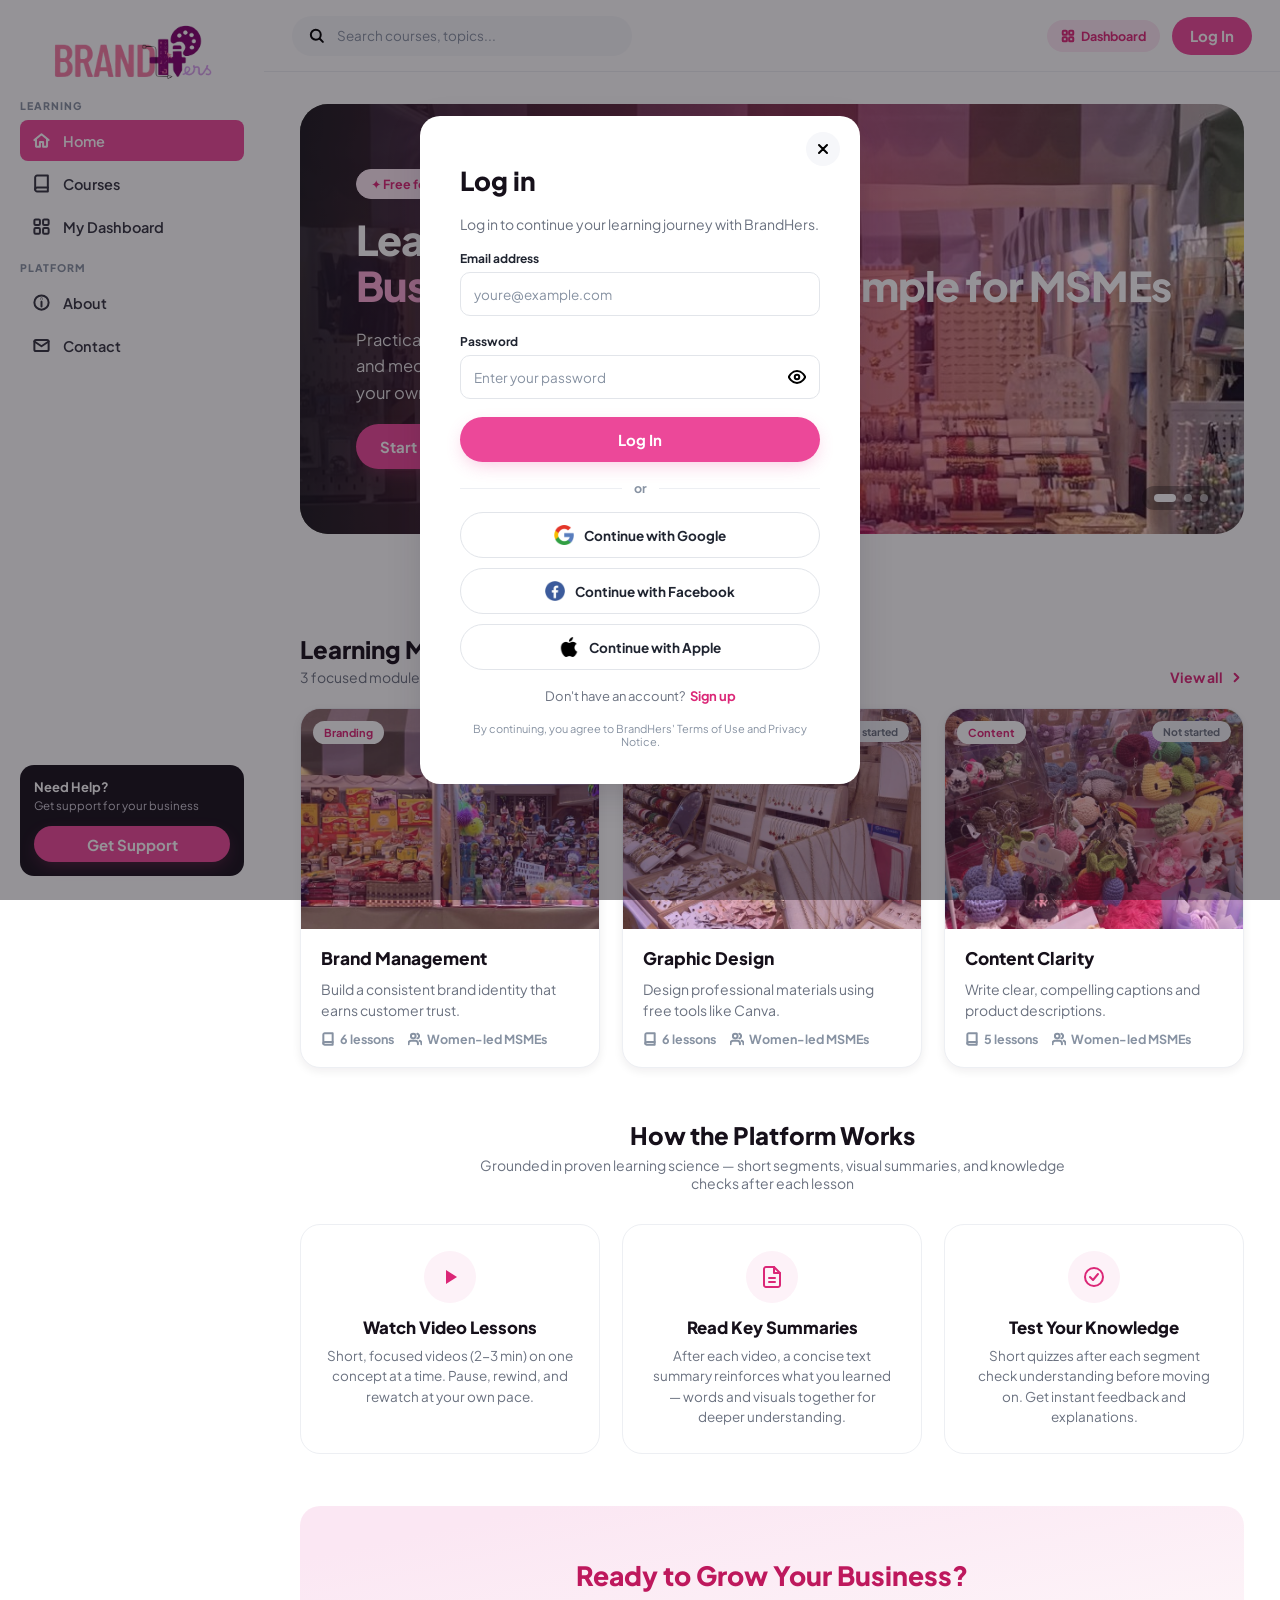
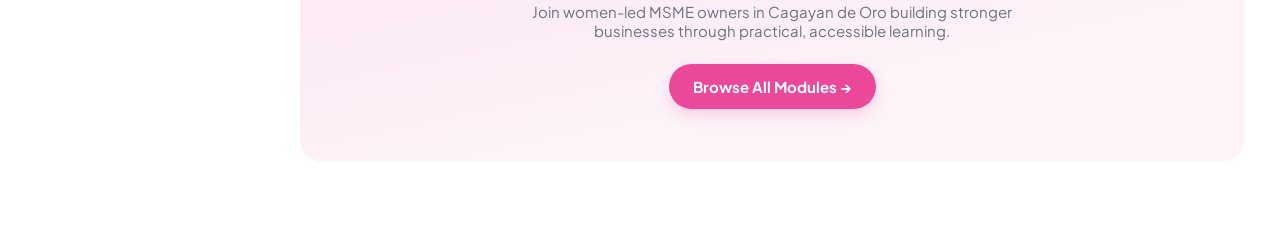
<file: dashboard.html>
<!doctype html>
<html lang="en">
  <head>
    <meta charset="utf-8" />
    <meta name="viewport" content="width=device-width, initial-scale=1" />
    <title>My Dashboard — BrandHERS</title>
    <link rel="icon" href="assets/logo.png" />
    <link rel="preconnect" href="https://fonts.googleapis.com" />
    <link rel="preconnect" href="https://fonts.gstatic.com" crossorigin />
    <link
      href="https://fonts.googleapis.com/css2?family=Plus+Jakarta+Sans:wght@400;500;600;700;800&display=swap"
      rel="stylesheet"
    />
    <link rel="stylesheet" href="css/styles.css" />
  </head>
  <body data-page="dashboard">
    <div class="app">
      <!-- ===== SIDEBAR (same on every page) ===== -->
      <aside class="sidebar" id="sidebar" aria-label="Main navigation">
        <div class="logo-wrap">
          <a href="index.html" class="brand-logo" aria-label="BrandHERS home"
            ><img src="assets/logo.png" alt="BrandHERS"
          /></a>
        </div>
        <p class="nav-label">LEARNING</p>
        <a href="index.html" class="nav-link"
          ><img class="ic" src="assets/icons/nav-home.svg" width="19" height="19" alt="" />Home</a
        >
        <a href="courses.html" class="nav-link"
          ><img class="ic" src="assets/icons/nav-book.svg" width="19" height="19" alt="" />Courses</a
        >
        <a href="dashboard.html" class="nav-link active"
          ><img class="ic" src="assets/icons/nav-grid-active.svg" width="19" height="19" alt="" />My Dashboard</a
        >
        <p class="nav-label second">PLATFORM</p>
        <a href="about.html" class="nav-link"
          ><img class="ic" src="assets/icons/nav-info.svg" width="19" height="19" alt="" />About</a
        >
        <a href="contact.html" class="nav-link"
          ><img class="ic" src="assets/icons/nav-mail.svg" width="19" height="19" alt="" />Contact</a
        >
        <div class="sidebar-spacer"></div>
        <div class="help-card">
          <p class="t1">Need Help?</p>
          <p class="t2">Get support for your business</p>
          <a href="contact.html" class="btn btn-primary">Get Support</a>
        </div>
        <!-- Shown only when logged in -->
        <div class="profile-card" data-when="user" hidden>
          <a href="profile.html" class="profile-row"
            ><span class="avatar" data-bind="initial">E</span>
            <span
              ><span class="nm" data-bind="userName">Edeliza Apsay</span
              ><span class="rl" style="display: block">Business Owner</span></span
            ></a
          >
          <button class="btn btn-outline" data-signout style="width: 100%">Sign Out</button>
        </div>
      </aside>
      <div class="scrim" id="scrim"></div>

      <div class="main">
        <!-- ===== TOPBAR (same on every page) ===== -->
        <header class="topbar" id="topbar">
          <button class="menu-btn" id="menuBtn" aria-label="Open menu"><span></span></button>
          <label class="search"
            ><img class="ic" src="assets/icons/search.svg" width="17" height="17" alt="" /><input
              id="topSearch"
              placeholder="Search courses, topics..."
              aria-label="Search courses"
          /></label>
          <div class="top-actions">
            <div class="notif-host" data-when="user" hidden>
              <button class="icon-btn" id="bellBtn" aria-label="Notifications">
                <img class="ic bell" src="assets/icons/bell.svg" width="19" height="19" alt="" /><img
                  class="ic dot"
                  src="assets/icons/bell-dot.svg"
                  width="9"
                  height="9"
                  alt=""
                  data-when="unread"
                  hidden
                />
              </button>
            </div>
            <a href="dashboard.html" class="dash-badge"
              ><img class="ic" src="assets/icons/grid-badge.svg" width="14" height="14" alt="" />Dashboard</a
            >
            <a href="profile.html" class="user-menu" data-when="user" hidden
              ><span class="avatar" data-bind="initial">E</span><span class="nm" data-bind="firstName">Edeliza</span></a
            >
            <button class="btn btn-primary btn-sm" data-login data-when="guest">Log In</button>
          </div>
        </header>

        <!-- ===== PAGE CONTENT ===== -->
        <main class="content" id="view">
          <!-- Numbers, streak and activity are filled in by script.js from your saved progress -->

          <section class="welcome">
            <img class="e1" src="assets/icons/welcome-ellipse-1.svg" alt="" /><img
              class="e2"
              src="assets/icons/welcome-ellipse-2.svg"
              alt=""
            />
            <div class="txt">
              <p class="k">WELCOME BACK</p>
              <h1>Hi, <span data-bind="firstName">Edeliza</span>! Ready to keep building your brand?</h1>
              <p class="p">You're working on Brand Management · Lesson 1: Understanding Your Brand.</p>
              <div class="btns">
                <button class="btn btn-white" data-continue="">Continue Lesson →</button
                ><a href="courses.html" class="btn btn-line-white">Browse Modules</a>
              </div>
            </div>
            <div class="ring" data-render="ring">
              <svg width="132" height="132" viewBox="0 0 132 132" aria-hidden="true">
                <circle cx="66" cy="66" r="58" fill="none" stroke="rgba(255,255,255,0.25)" stroke-width="12"></circle>
                <circle
                  cx="66"
                  cy="66"
                  r="58"
                  fill="none"
                  stroke="#fff"
                  stroke-width="12"
                  stroke-linecap="round"
                  stroke-dasharray="364.424747816416"
                  stroke-dashoffset="364.424747816416"
                  transform="rotate(-90 66 66)"
                  style="transition: stroke-dashoffset 0.6s"
                ></circle>
              </svg>
              <div class="v"><b>0%</b><span>overall</span></div>
            </div>
          </section>
          <div class="stats-row">
            <div class="stat-box"><b data-bind="overallText">0%</b><span>Overall Progress</span></div>
            <div class="stat-box"><b data-bind="lessonsDoneOf">0/17</b><span>Lessons Completed</span></div>
            <div class="stat-box"><b>0/3</b><span>Modules Completed</span></div>
            <div class="stat-box"><b data-bind="streak">1</b><span>Day Streak</span></div>
          </div>
          <div class="dash-grid">
            <div class="dash-left">
              <div class="dsec">
                <p class="t">Continue Learning</p>
                <button class="continue-card" data-continue="">
                  <span class="th"><img src="assets/module-brand.jpg" alt="" /></span>
                  <span class="mid"
                    ><b>Brand Management</b><small data-bind="upNext">Up next: Understanding Your Brand</small
                    ><span class="track"><i style="width: 0%" data-bind-width="lessonPct"></i></span
                  ></span>
                  <span class="pct-pill" data-bind="lessonPctText">0%</span>
                </button>
              </div>
              <div class="dsec">
                <div>
                  <p class="t">Learning Streak</p>
                  <p class="s" data-bind="streakText">1 day in a row — keep it up!</p>
                </div>
                <div class="streak-card" data-render="week">
                  <div class="day"><i></i>Mon</div>
                  <div class="day"><i></i>Tue</div>
                  <div class="day"><i></i>Wed</div>
                  <div class="day"><i></i>Thu</div>
                  <div class="day"><i></i>Fri</div>
                  <div class="day"><i></i>Sat</div>
                  <div class="day on today">
                    <i><img class="ic" src="assets/icons/check-streak.svg" width="18" height="18" alt="" /></i>Sun
                  </div>
                </div>
              </div>
            </div>
            <div class="dash-right">
              <div class="dsec">
                <p class="t">Recent Activity</p>
                <div class="activity-card" data-render="activity">
                  <div class="act-row">
                    <div><small style="font-size: 13px">No activity yet — start Lesson 1 to begin.</small></div>
                  </div>
                </div>
              </div>
              <div class="dsec">
                <p class="t">Recommended for You</p>
                <div class="rec-list">
                  <button class="rec" data-soon="">
                    <span class="th"><img src="assets/module-design.jpg" alt="" /></span
                    ><span
                      ><b>Graphic Design</b
                      ><small>Design professional materials using free tools like Canva.</small></span
                    ></button
                  ><button class="rec" data-soon="">
                    <span class="th"><img src="assets/module-content.jpg" alt="" /></span
                    ><span
                      ><b>Content Clarity</b
                      ><small>Write clear, compelling captions and product descriptions.</small></span
                    >
                  </button>
                </div>
              </div>
            </div>
          </div>
        </main>
      </div>
    </div>
    <div id="modal-root"></div>

    <script src="js/script.js"></script>
  </body>
</html>
</file>
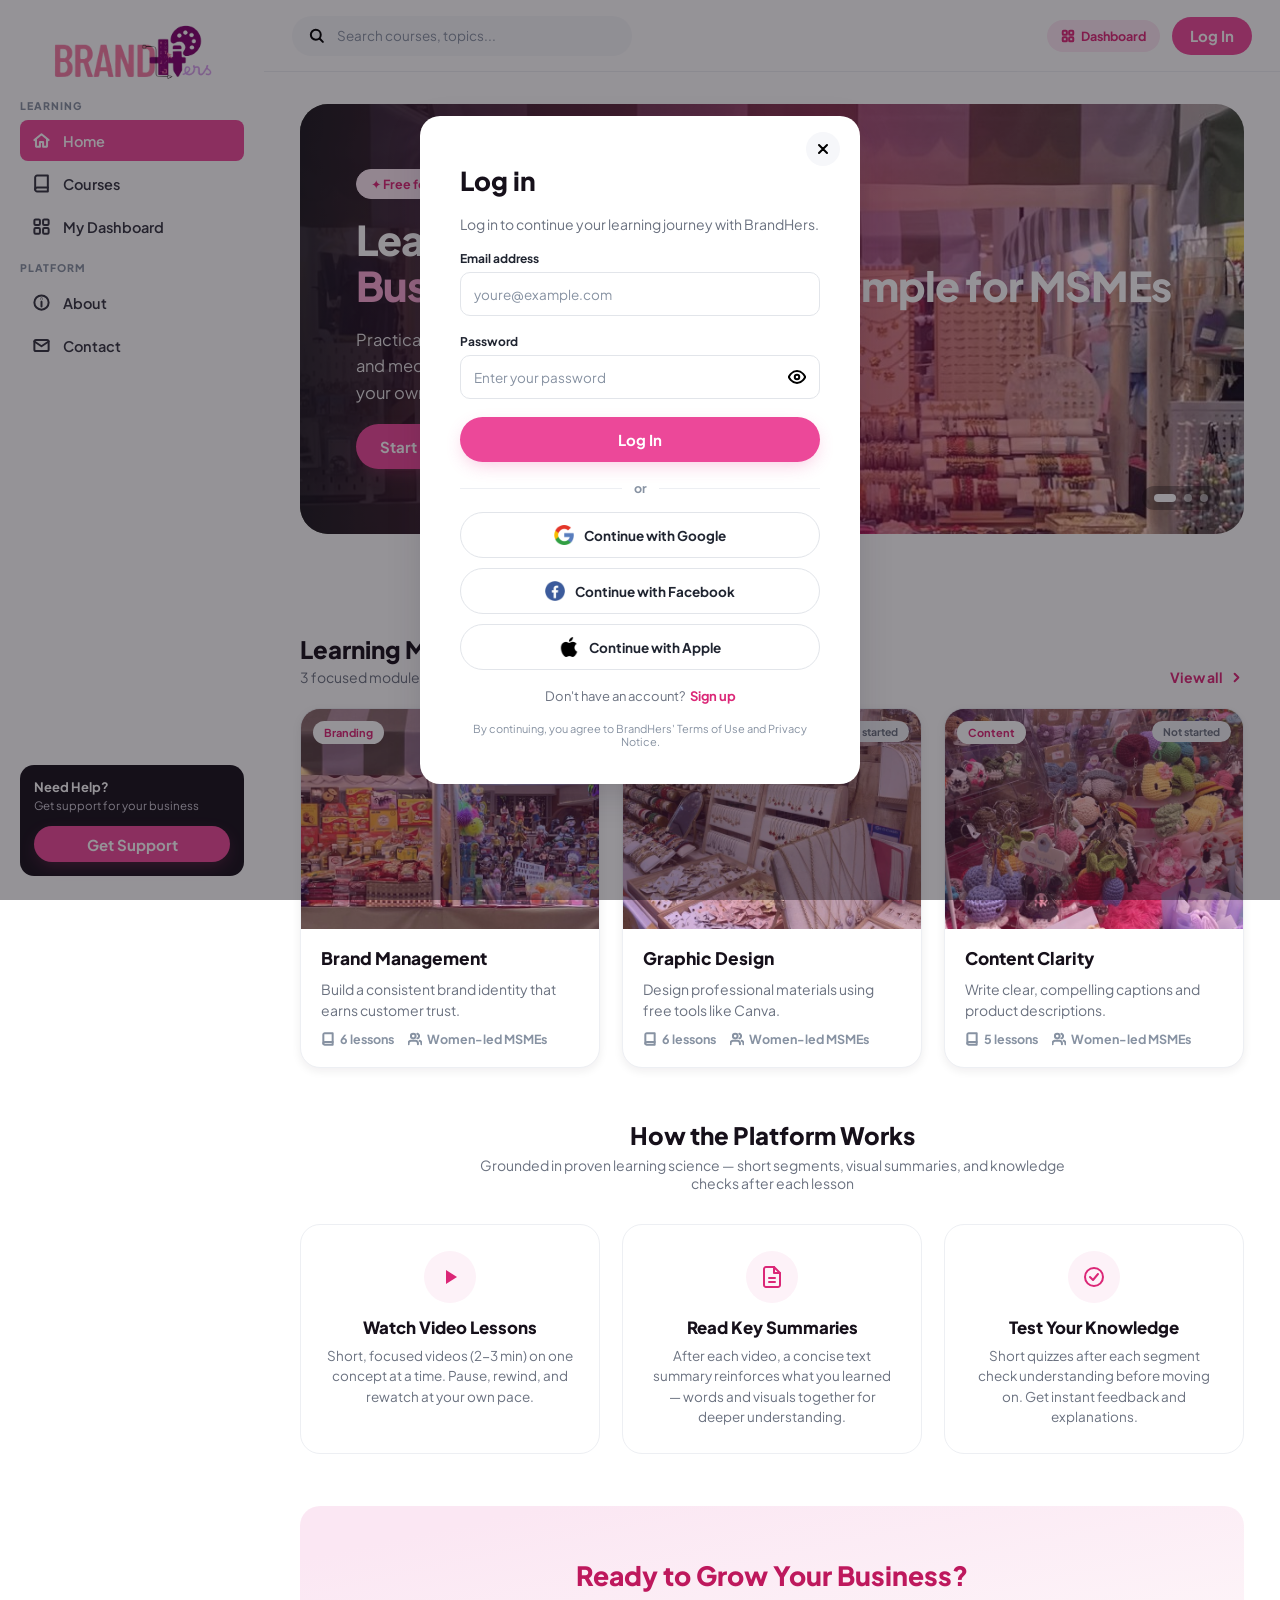
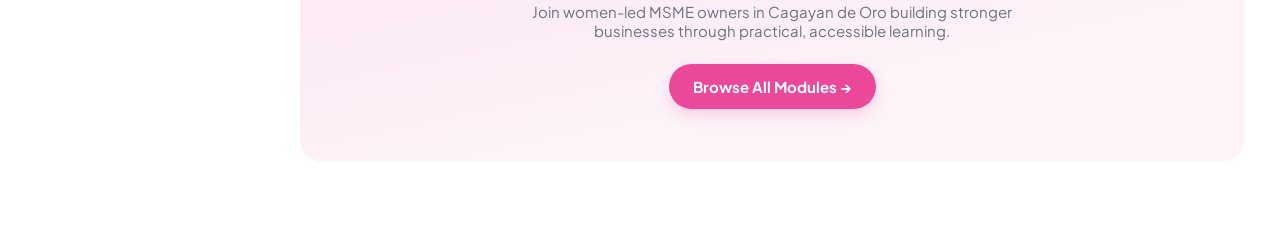
<file: edit-profile.html>
<!doctype html>
<html lang="en">
  <head>
    <meta charset="utf-8" />
    <meta name="viewport" content="width=device-width, initial-scale=1" />
    <title>Edit Profile — BrandHERS</title>
    <link rel="icon" href="assets/logo.png" />
    <link rel="preconnect" href="https://fonts.googleapis.com" />
    <link rel="preconnect" href="https://fonts.gstatic.com" crossorigin />
    <link
      href="https://fonts.googleapis.com/css2?family=Plus+Jakarta+Sans:wght@400;500;600;700;800&display=swap"
      rel="stylesheet"
    />
    <link rel="stylesheet" href="css/styles.css" />
  </head>
  <body data-page="edit-profile">
    <div class="app">
      <!-- ===== SIDEBAR (same on every page) ===== -->
      <aside class="sidebar" id="sidebar" aria-label="Main navigation">
        <div class="logo-wrap">
          <a href="index.html" class="brand-logo" aria-label="BrandHERS home"
            ><img src="assets/logo.png" alt="BrandHERS"
          /></a>
        </div>
        <p class="nav-label">LEARNING</p>
        <a href="index.html" class="nav-link"
          ><img class="ic" src="assets/icons/nav-home.svg" width="19" height="19" alt="" />Home</a
        >
        <a href="courses.html" class="nav-link"
          ><img class="ic" src="assets/icons/nav-book.svg" width="19" height="19" alt="" />Courses</a
        >
        <a href="dashboard.html" class="nav-link"
          ><img class="ic" src="assets/icons/nav-grid.svg" width="19" height="19" alt="" />My Dashboard</a
        >
        <p class="nav-label second">PLATFORM</p>
        <a href="about.html" class="nav-link"
          ><img class="ic" src="assets/icons/nav-info.svg" width="19" height="19" alt="" />About</a
        >
        <a href="contact.html" class="nav-link"
          ><img class="ic" src="assets/icons/nav-mail.svg" width="19" height="19" alt="" />Contact</a
        >
        <div class="sidebar-spacer"></div>
        <div class="help-card">
          <p class="t1">Need Help?</p>
          <p class="t2">Get support for your business</p>
          <a href="contact.html" class="btn btn-primary">Get Support</a>
        </div>
        <!-- Shown only when logged in -->
        <div class="profile-card" data-when="user" hidden>
          <a href="profile.html" class="profile-row"
            ><span class="avatar" data-bind="initial">E</span>
            <span
              ><span class="nm" data-bind="userName">Edeliza Apsay</span
              ><span class="rl" style="display: block">Business Owner</span></span
            ></a
          >
          <button class="btn btn-outline" data-signout style="width: 100%">Sign Out</button>
        </div>
      </aside>
      <div class="scrim" id="scrim"></div>

      <div class="main">
        <!-- ===== TOPBAR (same on every page) ===== -->
        <header class="topbar" id="topbar">
          <button class="menu-btn" id="menuBtn" aria-label="Open menu"><span></span></button>
          <label class="search"
            ><img class="ic" src="assets/icons/search.svg" width="17" height="17" alt="" /><input
              id="topSearch"
              placeholder="Search courses, topics..."
              aria-label="Search courses"
          /></label>
          <div class="top-actions">
            <div class="notif-host" data-when="user" hidden>
              <button class="icon-btn" id="bellBtn" aria-label="Notifications">
                <img class="ic bell" src="assets/icons/bell.svg" width="19" height="19" alt="" /><img
                  class="ic dot"
                  src="assets/icons/bell-dot.svg"
                  width="9"
                  height="9"
                  alt=""
                  data-when="unread"
                  hidden
                />
              </button>
            </div>
            <a href="dashboard.html" class="dash-badge"
              ><img class="ic" src="assets/icons/grid-badge.svg" width="14" height="14" alt="" />Dashboard</a
            >
            <a href="profile.html" class="user-menu" data-when="user" hidden
              ><span class="avatar" data-bind="initial">E</span><span class="nm" data-bind="firstName">Edeliza</span></a
            >
            <button class="btn btn-primary btn-sm" data-login data-when="guest">Log In</button>
          </div>
        </header>

        <!-- ===== PAGE CONTENT ===== -->
        <main class="content center" id="view">
          <div class="title-row" style="width: 100%"><h1>My Profile</h1></div>
          <form id="profileForm" style="display: contents" novalidate="">
            <div class="edit-box">
              <h2>Personal Information</h2>
              <div class="field">
                <label for="pf-name">Full Name</label>
                <div class="input"><input id="pf-name" name="name" value="Edeliza Apsay" /></div>
                <span class="em">This field is required.</span>
              </div>
              <div class="field">
                <label for="pf-email">Email</label>
                <div class="input">
                  <input id="pf-email" name="email" value="edeliza.apsay@example.com" type="email" />
                </div>
                <span class="em">This field is required.</span>
              </div>
              <div class="field">
                <label for="pf-phone">Contact Number</label>
                <div class="input"><input id="pf-phone" name="phone" value="0912 345 6789" /></div>
                <span class="em">This field is required.</span>
              </div>
              <div class="field">
                <label for="pf-address">Address</label>
                <div class="input">
                  <input id="pf-address" name="address" value="Cagayan de Oro City, Misamis Oriental" />
                </div>
                <span class="em">This field is required.</span>
              </div>
            </div>
            <div class="edit-box">
              <h2>Business Information</h2>
              <div class="field">
                <label for="pf-business">Business Name</label>
                <div class="input"><input id="pf-business" name="business" value="Edeliza's Kitchen" /></div>
                <span class="em">This field is required.</span>
              </div>
              <div class="field">
                <label for="pf-type">Business Type</label>
                <div class="input">
                  <select id="pf-type" name="type">
                    <option selected="">Food &amp; Beverage</option>
                    <option>Retail</option>
                    <option>Clothing &amp; Accessories</option>
                    <option>Beauty &amp; Wellness</option>
                    <option>Handicrafts</option>
                    <option>Services</option>
                    <option>Other</option></select
                  ><img class="ic chev" src="assets/icons/chevron-down.svg" width="16" height="16" alt="" />
                </div>
                <span class="em">This field is required.</span>
              </div>
              <div class="field">
                <label for="pf-classification">MSME Classification</label>
                <div class="input">
                  <select id="pf-classification" name="classification">
                    <option selected="">Micro</option>
                    <option>Small</option>
                    <option>Medium</option></select
                  ><img class="ic chev" src="assets/icons/chevron-down.svg" width="16" height="16" alt="" />
                </div>
                <span class="em">This field is required.</span>
              </div>
            </div>
            <div class="button-row">
              <a href="profile.html" class="btn btn-outline">Cancel</a
              ><button class="btn btn-primary" type="submit">Save Changes</button>
            </div>
          </form>
        </main>
      </div>
    </div>
    <div id="modal-root"></div>

    <script src="js/script.js"></script>
  </body>
</html>
</file>
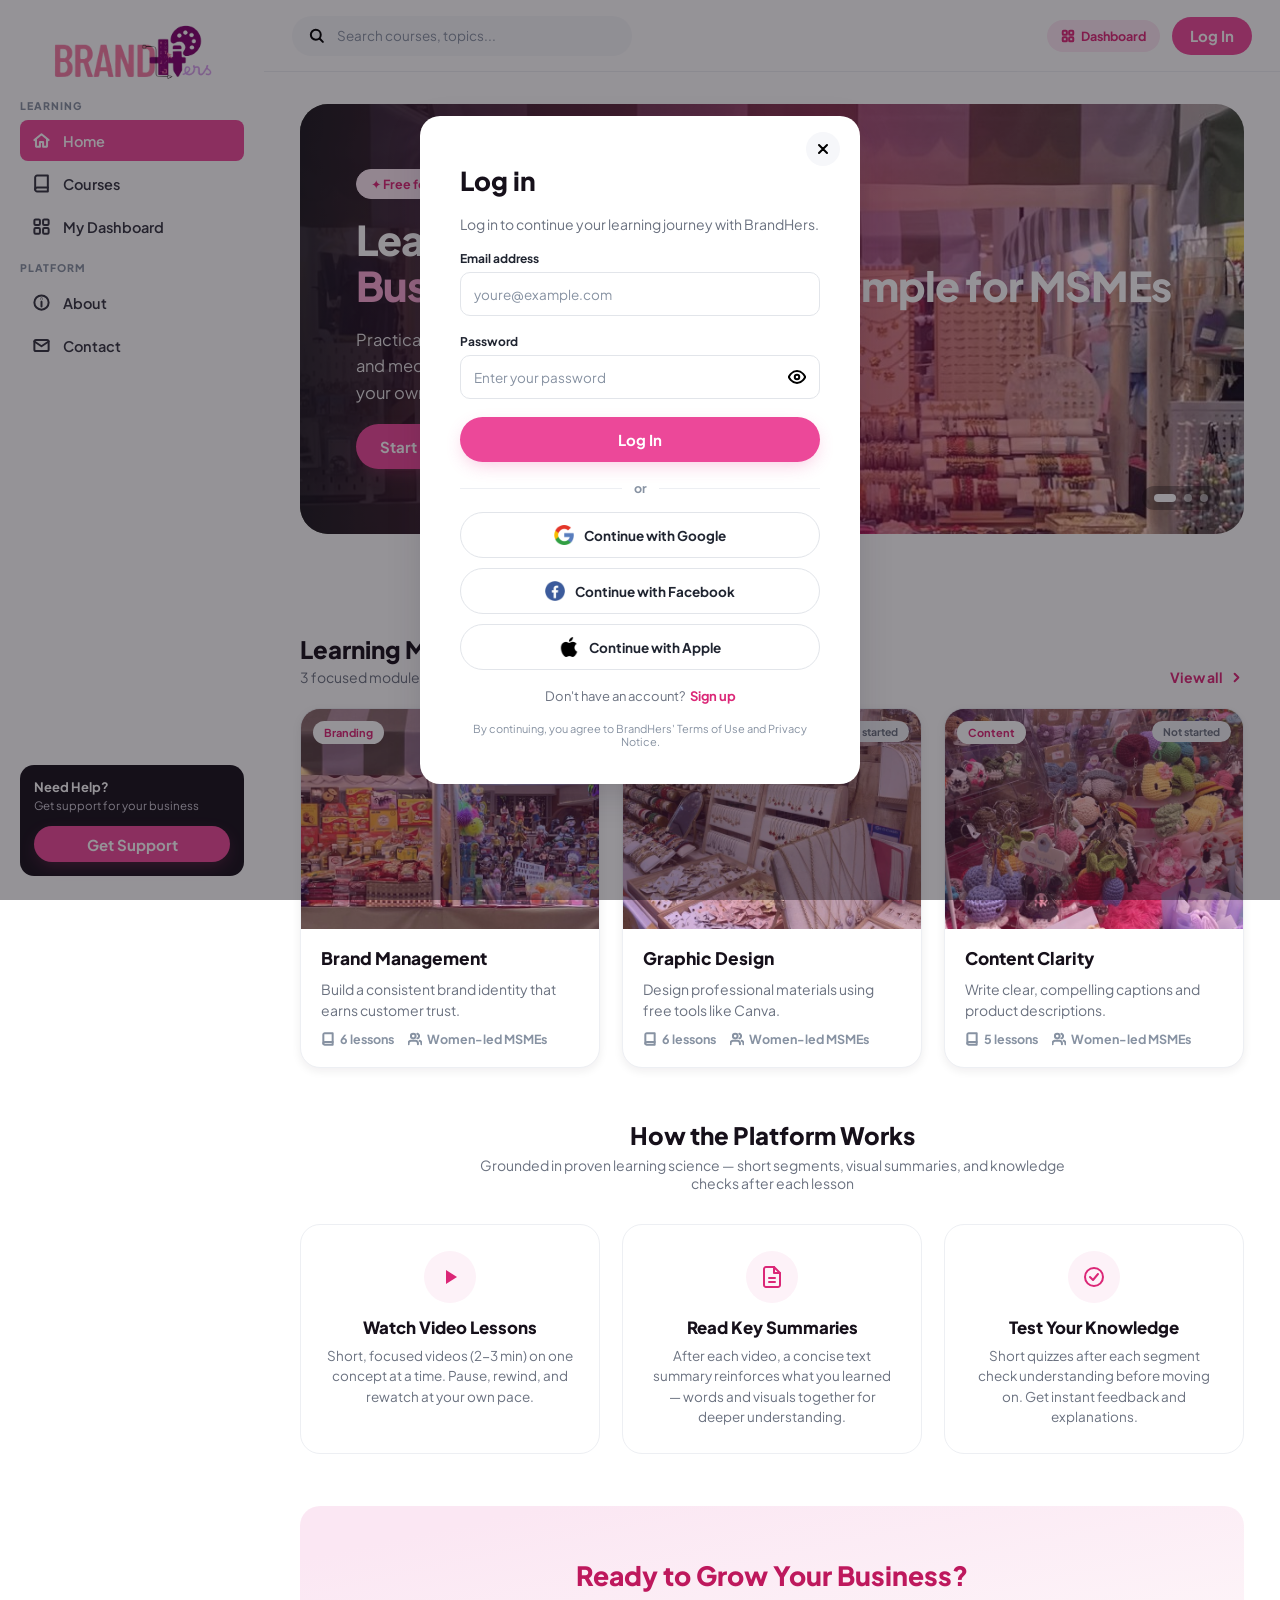
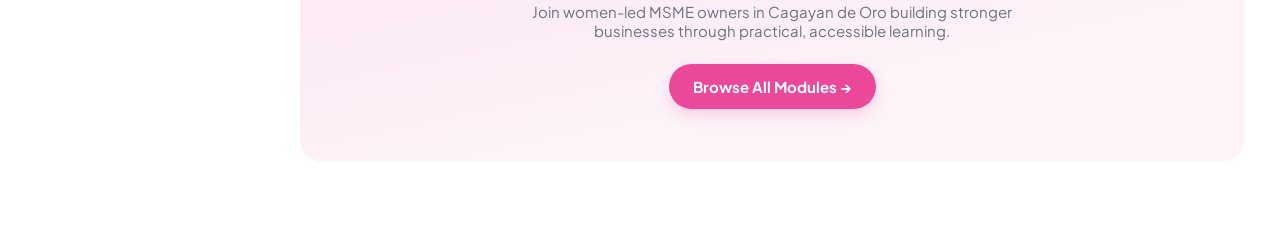
<file: lesson.html>
<!doctype html>
<html lang="en">
  <head>
    <meta charset="utf-8" />
    <meta name="viewport" content="width=device-width, initial-scale=1" />
    <title>Lesson 1: Understanding Your Brand — BrandHERS</title>
    <link rel="icon" href="assets/logo.png" />
    <link rel="preconnect" href="https://fonts.googleapis.com" />
    <link rel="preconnect" href="https://fonts.gstatic.com" crossorigin />
    <link
      href="https://fonts.googleapis.com/css2?family=Plus+Jakarta+Sans:wght@400;500;600;700;800&display=swap"
      rel="stylesheet"
    />
    <link rel="stylesheet" href="css/styles.css" />
  </head>
  <body data-page="lesson">
    <div class="app">
      <!-- ===== SIDEBAR (same on every page) ===== -->
      <aside class="sidebar" id="sidebar" aria-label="Main navigation">
        <div class="logo-wrap">
          <a href="index.html" class="brand-logo" aria-label="BrandHERS home"
            ><img src="assets/logo.png" alt="BrandHERS"
          /></a>
        </div>
        <p class="nav-label">LEARNING</p>
        <a href="index.html" class="nav-link"
          ><img class="ic" src="assets/icons/nav-home.svg" width="19" height="19" alt="" />Home</a
        >
        <a href="courses.html" class="nav-link active"
          ><img class="ic" src="assets/icons/nav-book-active.svg" width="19" height="19" alt="" />Courses</a
        >
        <a href="dashboard.html" class="nav-link"
          ><img class="ic" src="assets/icons/nav-grid.svg" width="19" height="19" alt="" />My Dashboard</a
        >
        <p class="nav-label second">PLATFORM</p>
        <a href="about.html" class="nav-link"
          ><img class="ic" src="assets/icons/nav-info.svg" width="19" height="19" alt="" />About</a
        >
        <a href="contact.html" class="nav-link"
          ><img class="ic" src="assets/icons/nav-mail.svg" width="19" height="19" alt="" />Contact</a
        >
        <div class="sidebar-spacer"></div>
        <div class="help-card">
          <p class="t1">Need Help?</p>
          <p class="t2">Get support for your business</p>
          <a href="contact.html" class="btn btn-primary">Get Support</a>
        </div>
        <!-- Shown only when logged in -->
        <div class="profile-card" data-when="user" hidden>
          <a href="profile.html" class="profile-row"
            ><span class="avatar" data-bind="initial">E</span>
            <span
              ><span class="nm" data-bind="userName">Edeliza Apsay</span
              ><span class="rl" style="display: block">Business Owner</span></span
            ></a
          >
          <button class="btn btn-outline" data-signout style="width: 100%">Sign Out</button>
        </div>
      </aside>
      <div class="scrim" id="scrim"></div>

      <div class="main">
        <!-- ===== TOPBAR (same on every page) ===== -->
        <header class="topbar" id="topbar">
          <button class="menu-btn" id="menuBtn" aria-label="Open menu"><span></span></button>
          <label class="search"
            ><img class="ic" src="assets/icons/search.svg" width="17" height="17" alt="" /><input
              id="topSearch"
              placeholder="Search courses, topics..."
              aria-label="Search courses"
          /></label>
          <div class="top-actions">
            <div class="notif-host" data-when="user" hidden>
              <button class="icon-btn" id="bellBtn" aria-label="Notifications">
                <img class="ic bell" src="assets/icons/bell.svg" width="19" height="19" alt="" /><img
                  class="ic dot"
                  src="assets/icons/bell-dot.svg"
                  width="9"
                  height="9"
                  alt=""
                  data-when="unread"
                  hidden
                />
              </button>
            </div>
            <a href="dashboard.html" class="dash-badge"
              ><img class="ic" src="assets/icons/grid-badge.svg" width="14" height="14" alt="" />Dashboard</a
            >
            <a href="profile.html" class="user-menu" data-when="user" hidden
              ><span class="avatar" data-bind="initial">E</span><span class="nm" data-bind="firstName">Edeliza</span></a
            >
            <button class="btn btn-primary btn-sm" data-login data-when="guest">Log In</button>
          </div>
        </header>

        <!-- ===== PAGE CONTENT ===== -->
        <main class="content center lesson-page" id="view">
          <!-- Lesson 1 in English and Bisaya. script.js shows the part from the address (lesson.html?part=p1 | p2 | p3 | p3r) in the language you chose -->
          <nav class="crumbs lesson-crumbs">
            <a href="index.html">Home</a
            ><img class="ic" src="assets/icons/chevron-right.svg" width="13" height="13" alt="" /><a href="courses.html"
              >Courses</a
            ><img class="ic" src="assets/icons/chevron-right.svg" width="13" height="13" alt="" /><a href="course.html"
              >Brand Management</a
            ><img class="ic" src="assets/icons/chevron-right.svg" width="13" height="13" alt="" /><span
              class="cur"
              data-lang="en"
              hidden
              >Lesson 1: Understanding Your Brand</span
            ><span class="cur" data-lang="bi" hidden>Leksyon 1: Pagsabot sa Imong Brand</span>
          </nav>
          <div class="lesson-shell">
            <!-- ========== PART 1 — Start Here (English) ========== -->
            <div class="lesson-main" data-part="p1" data-lang="en" hidden="">
              <div class="page-header">
                <p class="pt">PART 1</p>
                <h1>Start Here</h1>
                <p class="ps">Reading · Welcome and Introduction</p>
              </div>

              <div class="lcard">
                <div class="card-head">
                  <span class="ltag">READ</span>
                  <h2>Introduction</h2>
                </div>
                <p class="lp lead">Your business already has a brand.</p>
                <p class="lp">
                  You may already have a logo, a Facebook page, an Instagram account, packaging, signage, or a business
                  card.
                </p>
                <p class="lp">But your brand is more than these things.</p>
                <p class="lp">
                  Think about a business you know. When you hear its name, something probably comes to mind.
                </p>
                <p class="lp">Maybe you think:</p>
                <div class="grid2">
                  <div class="quote">“Their food is really good.”</div>
                  <div class="quote">“They are affordable.”</div>
                  <div class="quote">“Their staff is friendly.”</div>
                  <div class="quote">“Their products look premium.”</div>
                  <div class="quote">“They always respond quickly.”</div>
                </div>
                <p class="lp b">
                  Those thoughts and feelings are important because your customers are forming opinions about your
                  business every time they interact with it.
                </p>
              </div>
              <div class="lcard">
                <div class="card-head"><span class="ltag">WHAT YOU WILL LEARN</span></div>
                <p class="lp">
                  In this lesson, you will learn what a brand really is and why it matters to your business. You will
                  also look at your own business from your customer's point of view. By the end, you will have a clearer
                  picture of where your brand is now and where you want it to go.
                </p>
                <div class="grid2">
                  <div class="objective"><span class="ck">✓</span>Explain what a brand is.</div>
                  <div class="objective">
                    <span class="ck">✓</span>Understand the difference between a brand, branding, and brand identity.
                  </div>
                  <div class="objective"><span class="ck">✓</span>Explain why branding matters to MSMEs.</div>
                  <div class="objective">
                    <span class="ck">✓</span>Identify the different ways customers experience your brand.
                  </div>
                  <div class="objective">
                    <span class="ck">✓</span>Describe how customers may currently perceive your business.
                  </div>
                  <div class="objective">
                    <span class="ck">✓</span>Identify one area of your brand that you want to improve.
                  </div>
                </div>
              </div>
              <div class="callout">
                <span class="k">LESSON OUTPUT</span><span class="v">My Brand Situation Snapshot</span>
              </div>
              <div class="cta-card">
                <div class="card-head">
                  <span class="ltag">UP NEXT</span>
                  <h2>What Is a Brand?</h2>
                </div>
                <div class="row">
                  <p>Part 2 · Video 1: Your Business Is More Than a Logo (2–3 minutes)</p>
                  <button class="btn btn-primary" data-next="p2">Next: Part 2 →</button>
                </div>
              </div>
              <div class="lesson-nav"><a href="course.html" class="btn btn-ghost">← Module Overview</a></div>
            </div>

            <!-- ========== PART 2 — What Is a Brand? (English) ========== -->
            <div class="lesson-main" data-part="p2" data-lang="en" hidden="">
              <div class="page-header">
                <p class="pt">PART 2</p>
                <h1>What Is a Brand?</h1>
                <p class="ps">Video · Reading · Quick Check</p>
              </div>

              <div class="video-block">
                <div class="player" data-player="">
                  <video src="assets/videos/Part2_FINAL.mp4" preload="metadata" playsinline=""></video>
                  <div class="ph" hidden>
                    Video file not found — add Part2_FINAL.mp4 to assets/videos/
                  </div>
                  <div class="controls">
                    <button class="c-play" data-v="play" aria-label="Play or pause">
                      <img class="ic" src="assets/icons/video-play.svg" width="20" height="20" alt="" />
                    </button>
                    <button class="c-skip" data-v="back" aria-label="Back 10 seconds">
                      <img class="ic" src="assets/icons/video-back10.svg" width="22" height="22" alt="" />10
                    </button>
                    <button class="c-skip" data-v="fwd" aria-label="Forward 10 seconds">
                      <img class="ic" src="assets/icons/video-fwd10.svg" width="22" height="22" alt="" />10
                    </button>
                    <span class="c-time" data-v="time">0:00 / 0:00</span>
                    <input
                      class="c-seek"
                      data-v="seek"
                      type="range"
                      min="0"
                      max="1000"
                      value="0"
                      step="1"
                      aria-label="Seek video"
                    />
                    <button class="c-sound" data-v="mute" aria-label="Mute or unmute">
                      <img class="ic" src="assets/icons/video-sound.svg" width="22" height="22" alt="" />
                    </button>
                  </div>
                </div>
                <div class="video-cap">
                  <span class="ltag">WATCH</span><b>Video 1: Your Business Is More Than a Logo</b><span>2–3 min</span>
                </div>
              </div>
              <div class="lcard sh">
                <div class="card-head">
                  <span class="ltag">READ</span>
                  <h2>What Is a Brand?</h2>
                </div>
                <p class="lp">A brand is more than your business name, logo, colors, or products.</p>
                <p class="lp">
                  A simple way to understand a brand is to think about what people associate with your business.
                </p>
                <p class="lp">When customers encounter your business, they form impressions. They may think:</p>
                <div class="grid2">
                  <div class="quote">“This business is reliable.”</div>
                  <div class="quote">“Their products are affordable.”</div>
                  <div class="quote">“They really care about their customers.”</div>
                  <div class="quote">“Their products feel premium.”</div>
                  <div class="quote">“They are difficult to contact.”</div>
                </div>
                <p class="lp b">These perceptions become part of your brand.</p>
              </div>
              <div class="lcard sh">
                <div class="card-head"><span class="ltag">THE SIMPLE BRAND JOURNEY</span></div>
                <div class="journey">
                  <div class="stp"><span class="num">1</span>Your business does something</div>
                  <span class="arr">→</span>
                  <div class="stp"><span class="num">2</span>People experience it</div>
                  <span class="arr">→</span>
                  <div class="stp"><span class="num">3</span>They form perceptions</div>
                  <span class="arr">→</span>
                  <div class="stp"><span class="num">4</span>Those perceptions become associations with your brand</div>
                </div>
              </div>
              <div class="lcard sh">
                <div class="card-head">
                  <span class="ltag">READ</span>
                  <h2>Your brand can be influenced by:</h2>
                </div>
                <div class="grid2">
                  <div class="infl">
                    <img class="ic" src="assets/icons/bullet-dot.svg" width="7" height="7" alt="" />Your product or
                    service
                  </div>
                  <div class="infl">
                    <img class="ic" src="assets/icons/bullet-dot.svg" width="7" height="7" alt="" />Your customer
                    service
                  </div>
                  <div class="infl">
                    <img class="ic" src="assets/icons/bullet-dot.svg" width="7" height="7" alt="" />Your communication
                  </div>
                  <div class="infl">
                    <img class="ic" src="assets/icons/bullet-dot.svg" width="7" height="7" alt="" />Your social media
                    presence
                  </div>
                  <div class="infl">
                    <img class="ic" src="assets/icons/bullet-dot.svg" width="7" height="7" alt="" />Your packaging
                  </div>
                  <div class="infl">
                    <img class="ic" src="assets/icons/bullet-dot.svg" width="7" height="7" alt="" />Your physical store
                    or online environment
                  </div>
                  <div class="infl">
                    <img class="ic" src="assets/icons/bullet-dot.svg" width="7" height="7" alt="" />Your response time
                  </div>
                  <div class="infl">
                    <img class="ic" src="assets/icons/bullet-dot.svg" width="7" height="7" alt="" />Your employees
                  </div>
                  <div class="infl">
                    <img class="ic" src="assets/icons/bullet-dot.svg" width="7" height="7" alt="" />Your reputation
                  </div>
                  <div class="infl">
                    <img class="ic" src="assets/icons/bullet-dot.svg" width="7" height="7" alt="" />What customers tell
                    other people
                  </div>
                </div>
              </div>
              <div class="callout">
                <span class="k">KEY IDEA</span
                ><span class="v"
                  >Your brand does not exist only in your logo. It exists in the experience people have with your
                  business.</span
                >
              </div>
              <div class="cta-card">
                <div class="card-head">
                  <span class="ltag">TRY IT</span>
                  <h2>Quick Check</h2>
                </div>
                <div class="row">
                  <p>Choose the best answer.</p>
                  <button class="btn btn-primary" data-next="p2c">Start Quick Check →</button>
                </div>
              </div>
              <div class="lesson-nav"><a href="course.html" class="btn btn-ghost">← Module Overview</a></div>
            </div>

            <!-- ========== PART 3 — Video + Reference Card (English) ========== -->
            <div class="lesson-main" data-part="p3" data-lang="en" hidden="">
              <div class="page-header">
                <p class="pt">PART 3</p>
                <h1>Your Brand Is More Than Your Logo</h1>
                <p class="ps">Video · Reference Card · Try It</p>
              </div>

              <div class="video-block">
                <div class="player" data-player="">
                  <video src="assets/videos/Part3_FINAL.mp4" preload="metadata" playsinline=""></video>
                  <div class="ph" hidden>
                    Video file not found — add Part3_FINAL.mp4 to assets/videos/
                  </div>
                  <div class="controls">
                    <button class="c-play" data-v="play" aria-label="Play or pause">
                      <img class="ic" src="assets/icons/video-play.svg" width="20" height="20" alt="" />
                    </button>
                    <button class="c-skip" data-v="back" aria-label="Back 10 seconds">
                      <img class="ic" src="assets/icons/video-back10.svg" width="22" height="22" alt="" />10
                    </button>
                    <button class="c-skip" data-v="fwd" aria-label="Forward 10 seconds">
                      <img class="ic" src="assets/icons/video-fwd10.svg" width="22" height="22" alt="" />10
                    </button>
                    <span class="c-time" data-v="time">0:00 / 0:00</span>
                    <input
                      class="c-seek"
                      data-v="seek"
                      type="range"
                      min="0"
                      max="1000"
                      value="0"
                      step="1"
                      aria-label="Seek video"
                    />
                    <button class="c-sound" data-v="mute" aria-label="Mute or unmute">
                      <img class="ic" src="assets/icons/video-sound.svg" width="22" height="22" alt="" />
                    </button>
                  </div>
                </div>
                <div class="video-cap">
                  <span class="ltag">WATCH</span><b>Video 2: Brand, Branding, and Brand Identity</b><span>2–3 min</span>
                </div>
              </div>
              <div class="lcard">
                <div class="card-head">
                  <span class="ltag">REFERENCE CARD</span>
                  <h2>Brand, Branding, and Brand Identity</h2>
                </div>
                <div class="ref">
                  <div class="hr">
                    <div class="c1">TERM</div>
                    <div class="c2">SIMPLE DEFINITION</div>
                    <div class="c3">EXAMPLE</div>
                  </div>
                  <div class="r">
                    <div class="c1">Brand</div>
                    <div class="c2">What people associate with and perceive about your business.</div>
                    <div class="c3">Customers see the business as friendly and reliable.</div>
                  </div>
                  <div class="r">
                    <div class="c1">Branding</div>
                    <div class="c2">The intentional work used to shape those perceptions.</div>
                    <div class="c3">The business trains staff to deliver a consistent experience.</div>
                  </div>
                  <div class="r">
                    <div class="c1">Brand Identity</div>
                    <div class="c2">The elements used to express the brand.</div>
                    <div class="c3">Logo, colors, typography, imagery, packaging, visual style.</div>
                  </div>
                </div>
              </div>
              <div class="cta-card">
                <div class="card-head">
                  <span class="ltag">TRY IT</span>
                  <h2>Brand, Branding, or Brand Identity?</h2>
                </div>
                <div class="row">
                  <p>Read each statement and select Brand, Branding, or Brand Identity.</p>
                  <button class="btn btn-primary" data-next="p3t">Start Try It →</button>
                </div>
              </div>
              <div class="lesson-nav"><a href="course.html" class="btn btn-ghost">← Module Overview</a></div>
            </div>

            <!-- ========== PART 3 — Read: Your Logo Is Not Your Brand (English) ========== -->
            <div class="lesson-main" data-part="p3r" data-lang="en" hidden="">
              <div class="page-header">
                <p class="pt">PART 3</p>
                <h1>Your Logo Is Not Your Brand</h1>
                <p class="ps">Reading</p>
              </div>

              <div class="lcard">
                <div class="card-head"><span class="ltag">REMEMBER</span></div>
                <div class="grid2 grid3">
                  <div class="remember-item">Brand = perception</div>
                  <div class="remember-item">Branding = intentional action</div>
                  <div class="remember-item">Brand Identity = expression</div>
                </div>
              </div>
              <div class="lcard">
                <div class="card-head">
                  <span class="ltag">READ</span>
                  <h2>Your Logo Is Not Your Brand</h2>
                </div>
                <p class="lp">Let's address one of the most common misconceptions about branding:</p>
                <div class="callout">
                  <span class="k">COMMON MISCONCEPTION</span><span class="v">“My logo is my brand.”</span>
                </div>
                <p class="lp b">Your logo is important. But your logo is not your entire brand.</p>
                <p class="lp">
                  Imagine that a customer sees your logo for the first time. They may recognize your business. But what
                  happens next?
                </p>
                <div class="grid2 grid3">
                  <div class="moment"><span class="ck sm">1</span>They visit your page.</div>
                  <div class="moment"><span class="ck sm">2</span>They send you a message.</div>
                  <div class="moment"><span class="ck sm">3</span>They place an order.</div>
                  <div class="moment"><span class="ck sm">4</span>They receive your product.</div>
                  <div class="moment"><span class="ck sm">5</span>They use your service.</div>
                  <div class="moment"><span class="ck sm">6</span>They ask a question.</div>
                  <div class="moment"><span class="ck sm">7</span>They experience a problem.</div>
                  <div class="moment"><span class="ck sm">8</span>They contact you again.</div>
                  <div class="moment"><span class="ck sm">9</span>They tell someone about their experience.</div>
                </div>
                <p class="lp b">Every one of these moments can affect what they think about your business.</p>
              </div>
              <div class="callout">
                <span class="k">THE LESSON</span
                ><span class="v"
                  >Your visual identity matters, but it works together with everything else your customer
                  experiences.</span
                >
              </div>
              <div class="cta-card">
                <div class="card-head">
                  <span class="ltag">FINAL QUIZ</span>
                  <h2>Final Quiz</h2>
                </div>
                <div class="row">
                  <p>Complete the 10-question final quiz for Lesson 1. Passing score: 8/10.</p>
                  <button class="btn btn-primary" data-next="quiz">Take the Final Quiz →</button>
                </div>
              </div>
              <div class="lesson-nav"><a href="course.html" class="btn btn-ghost">← Module Overview</a></div>
            </div>

            <!-- ========== PART 1 — Start Here (Bisaya) ========== -->
            <div class="lesson-main" data-part="p1" data-lang="bi" hidden="">
              <div class="page-header">
                <p class="pt">BAHIN 1</p>
                <h1>Sugdi Dinhi</h1>
                <p class="ps">Pagbasa · Pasiuna</p>
              </div>

              <div class="lcard">
                <div class="card-head">
                  <span class="ltag">BASAHON</span>
                  <h2>Pasiuna</h2>
                </div>
                <p class="lp lead">Ang imong negosyo aduna nay brand.</p>
                <p class="lp">
                  Mahimong aduna ka nay logo, Facebook page, Instagram account, packaging, signage, o business card.
                </p>
                <p class="lp">Apan ang imong brand labaw pa niining mga butanga.</p>
                <p class="lp">
                  Hunahunaa ang usa ka negosyo nga imong nailhan. Kung madungog nimo ang ngalan niini, lagmit adunay
                  mosantop sa imong hunahuna.
                </p>
                <p class="lp">Mahimong maghunahuna ka nga:</p>
                <div class="grid2">
                  <div class="quote">“Lami kaayo ang ilang pagkaon.”</div>
                  <div class="quote">“Barato ra”</div>
                  <div class="quote">“Mahigalaon ang ilang mga empleyado.”</div>
                  <div class="quote">“Tan-awon nga de-kalidad ang ilang mga produkto.”</div>
                  <div class="quote">“Kanunay silang paspas motubag.”</div>
                </div>
                <p class="lp b">
                  Importante kana nga mga hunahuna ug pagbati tungod kay ang imong mga kustomer naghimo og mga opinyon
                  bahin sa imong negosyo matag higayon nga makig-uban sila niini.
                </p>
              </div>
              <div class="lcard">
                <div class="card-head"><span class="ltag">MGA BUTANG NGA IMONG MAHIBALOAN</span></div>
                <p class="lp">
                  Niining leksyon, mahibaloan nimo kung unsa gayud ang usa ka brand ug nganong importante kini sa imong
                  negosyo. Tan-awon usab nimo ang imong kaugalingong negosyo gikan sa panglantaw sa imong kustomer.<br />Sa
                  katapusan, mas klaro na ang imong pagsabot kung asa nahimutang ang imong brand karon ug asa nimo kini
                  gustong padulngon.
                </p>
                <div class="grid2">
                  <div class="objective"><span class="ck">✓</span>Pagpasabot kung unsa ang brand.</div>
                  <div class="objective">
                    <span class="ck">✓</span>Pagsabot sa kalainan tali sa brand, branding, ug brand identity.
                  </div>
                  <div class="objective">
                    <span class="ck">✓</span>Pagpasabot kung nganong importante ang branding alang sa mga MSME.
                  </div>
                  <div class="objective">
                    <span class="ck">✓</span>Pag-ila sa nagkalain-laing paagi nga masinati sa mga kustomer ang imong
                    brand.
                  </div>
                  <div class="objective">
                    <span class="ck">✓</span>Paghulagway kung giunsa paglantaw sa mga kustomer ang imong negosyo karon.
                  </div>
                  <div class="objective">
                    <span class="ck">✓</span>Pag-ila sa usa ka bahin sa imong brand nga gusto nimong pauswagon.
                  </div>
                </div>
              </div>
              <div class="callout">
                <span class="k">RESULTA SA LEKSYON</span><span class="v">Hulagway sa Kahimtang sa Akong Brand</span>
              </div>
              <div class="cta-card">
                <div class="card-head">
                  <span class="ltag">SUNOD</span>
                  <h2>Unsa ang Brand?</h2>
                </div>
                <div class="row">
                  <p>Bahin 2 · Video 1: Ang Imong Negosyo Labaw Pa sa Logo (2–3 ka minuto)</p>
                  <button class="btn btn-primary" data-next="p2">Sunod: Bahin 2 →</button>
                </div>
              </div>
              <div class="lesson-nav"><a href="course.html" class="btn btn-ghost">← Balik sa Module</a></div>
            </div>

            <!-- ========== PART 2 — What Is a Brand? (Bisaya) ========== -->
            <div class="lesson-main" data-part="p2" data-lang="bi" hidden="">
              <div class="page-header">
                <p class="pt">BAHIN 2</p>
                <h1>Unsa ang Brand?</h1>
                <p class="ps">Video · Pagbasa · Pagsusi</p>
              </div>

              <div class="video-block">
                <div class="player" data-player="">
                  <video src="assets/videos/Part2_FINAL.mp4" preload="metadata" playsinline=""></video>
                  <div class="ph" hidden>
                    Video file not found — add Part2_FINAL.mp4 to assets/videos/
                  </div>
                  <div class="controls">
                    <button class="c-play" data-v="play" aria-label="Play or pause">
                      <img class="ic" src="assets/icons/video-play.svg" width="20" height="20" alt="" />
                    </button>
                    <button class="c-skip" data-v="back" aria-label="Back 10 seconds">
                      <img class="ic" src="assets/icons/video-back10.svg" width="22" height="22" alt="" />10
                    </button>
                    <button class="c-skip" data-v="fwd" aria-label="Forward 10 seconds">
                      <img class="ic" src="assets/icons/video-fwd10.svg" width="22" height="22" alt="" />10
                    </button>
                    <span class="c-time" data-v="time">0:00 / 0:00</span>
                    <input
                      class="c-seek"
                      data-v="seek"
                      type="range"
                      min="0"
                      max="1000"
                      value="0"
                      step="1"
                      aria-label="Seek video"
                    />
                    <button class="c-sound" data-v="mute" aria-label="Mute or unmute">
                      <img class="ic" src="assets/icons/video-sound.svg" width="22" height="22" alt="" />
                    </button>
                  </div>
                </div>
                <div class="video-cap">
                  <span class="ltag">TAN-AWON</span><b>Video 1: Ang Imong Negosyo Labaw Pa sa Logo</b
                  ><span>2–3 ka minuto</span>
                </div>
              </div>
              <div class="lcard sh">
                <div class="card-head">
                  <span class="ltag">BASAHON</span>
                  <h2>Unsa ang Brand?</h2>
                </div>
                <p class="lp">Ang brand labaw pa sa ngalan sa imong negosyo, logo, mga kolor, o mga produkto.</p>
                <p class="lp">
                  Ang usa ka yano nga paagi aron masabtan ang brand mao ang paghunahuna kung unsa ang gilambigit sa mga
                  tawo sa imong negosyo.
                </p>
                <p class="lp">
                  Kung makasugat ang mga kustomer sa imong negosyo, makahimo sila og mga impresyon. Mahimong maghunahuna
                  sila og ingon niini:
                </p>
                <div class="grid2">
                  <div class="quote">“Kasaligan kini nga negosyo.”</div>
                  <div class="quote">“Barato ra ang ilang mga produkto.”</div>
                  <div class="quote">“Tinuod silang nagpakabana sa ilang mga kustomer.”</div>
                  <div class="quote">“Morag de-kalidad ang ilang mga produkto.”</div>
                  <div class="quote">“Lisod silang kontakon.”</div>
                </div>
                <p class="lp b">Kining mga panlantaw mahimong kabahin sa imong brand.</p>
              </div>
              <div class="lcard sh">
                <div class="card-head"><span class="ltag">ANG SIMPLE NGA PROSESO SA IMONG BRAND</span></div>
                <div class="journey">
                  <div class="stp"><span class="num">1</span>Ang imong negosyo adunay gitanyag</div>
                  <span class="arr">→</span>
                  <div class="stp"><span class="num">2</span>Masinati kini sa mga tawo</div>
                  <span class="arr">→</span>
                  <div class="stp"><span class="num">3</span>Makahimo sila og mga impresyon</div>
                  <span class="arr">→</span>
                  <div class="stp">
                    <span class="num">4</span>Kining mga impresyon mahimong mga asosasyon nga nalambigit sa imong brand.
                  </div>
                </div>
              </div>
              <div class="lcard sh">
                <div class="card-head">
                  <span class="ltag">BASAHON</span>
                  <h2>Ang imong brand mahimong maimpluwensyahan sa:</h2>
                </div>
                <div class="grid2">
                  <div class="infl">
                    <img class="ic" src="assets/icons/bullet-dot.svg" width="7" height="7" alt="" />Imong produkto o
                    serbisyo
                  </div>
                  <div class="infl">
                    <img class="ic" src="assets/icons/bullet-dot.svg" width="7" height="7" alt="" />Pagserbisyo sa
                    kustomer
                  </div>
                  <div class="infl">
                    <img class="ic" src="assets/icons/bullet-dot.svg" width="7" height="7" alt="" />Imong komunikasyon
                  </div>
                  <div class="infl">
                    <img class="ic" src="assets/icons/bullet-dot.svg" width="7" height="7" alt="" />Presensya sa social
                    media
                  </div>
                  <div class="infl">
                    <img class="ic" src="assets/icons/bullet-dot.svg" width="7" height="7" alt="" />Imong packaging
                  </div>
                  <div class="infl">
                    <img class="ic" src="assets/icons/bullet-dot.svg" width="7" height="7" alt="" />Imong pisikal nga
                    tindahan o online nga plataporma
                  </div>
                  <div class="infl">
                    <img class="ic" src="assets/icons/bullet-dot.svg" width="7" height="7" alt="" />Kapaspason sa imong
                    pagtubag
                  </div>
                  <div class="infl">
                    <img class="ic" src="assets/icons/bullet-dot.svg" width="7" height="7" alt="" />imong mga empleyado
                  </div>
                  <div class="infl">
                    <img class="ic" src="assets/icons/bullet-dot.svg" width="7" height="7" alt="" />imong reputasyon
                  </div>
                  <div class="infl">
                    <img class="ic" src="assets/icons/bullet-dot.svg" width="7" height="7" alt="" />Ang mga masulti sa
                    mga kustomer ngadto sa uban
                  </div>
                </div>
              </div>
              <div class="callout">
                <span class="k">PANGUNANG IDEYA</span
                ><span class="v"
                  >Ang imong brand wala lang dala sa imong logo. Dala kini sa kasinatian sa mga tawo sa imong
                  negosyo.</span
                >
              </div>
              <div class="cta-card">
                <div class="card-head">
                  <span class="ltag">SULAYI KINI</span>
                  <h2>Pagsusi</h2>
                </div>
                <div class="row">
                  <p>Pilia ang pinakamaayong tubag.</p>
                  <button class="btn btn-primary" data-next="p2c">Sugdi ang Pagsusi →</button>
                </div>
              </div>
              <div class="lesson-nav"><a href="course.html" class="btn btn-ghost">← Balik sa Module</a></div>
            </div>

            <!-- ========== PART 3 — Video + Reference Card (Bisaya) ========== -->
            <div class="lesson-main" data-part="p3" data-lang="bi" hidden="">
              <div class="page-header">
                <p class="pt">BAHIN 3</p>
                <h1>Ang Imong Brand Labaw Pa sa Imong Logo</h1>
                <p class="ps">Video · Reference Card · Sulayi Kini</p>
              </div>

              <div class="video-block">
                <div class="player" data-player="">
                  <video src="assets/videos/Part3_FINAL.mp4" preload="metadata" playsinline=""></video>
                  <div class="ph" hidden>
                    Video file not found — add Part3_FINAL.mp4 to assets/videos/
                  </div>
                  <div class="controls">
                    <button class="c-play" data-v="play" aria-label="Play or pause">
                      <img class="ic" src="assets/icons/video-play.svg" width="20" height="20" alt="" />
                    </button>
                    <button class="c-skip" data-v="back" aria-label="Back 10 seconds">
                      <img class="ic" src="assets/icons/video-back10.svg" width="22" height="22" alt="" />10
                    </button>
                    <button class="c-skip" data-v="fwd" aria-label="Forward 10 seconds">
                      <img class="ic" src="assets/icons/video-fwd10.svg" width="22" height="22" alt="" />10
                    </button>
                    <span class="c-time" data-v="time">0:00 / 0:00</span>
                    <input
                      class="c-seek"
                      data-v="seek"
                      type="range"
                      min="0"
                      max="1000"
                      value="0"
                      step="1"
                      aria-label="Seek video"
                    />
                    <button class="c-sound" data-v="mute" aria-label="Mute or unmute">
                      <img class="ic" src="assets/icons/video-sound.svg" width="22" height="22" alt="" />
                    </button>
                  </div>
                </div>
                <div class="video-cap">
                  <span class="ltag">TAN-AWON</span><b>Video 2: Brand, Branding, ug Brand Identity</b
                  ><span>2–3 ka minuto</span>
                </div>
              </div>
              <div class="lcard">
                <div class="card-head">
                  <span class="ltag">REFERENCE CARD</span>
                  <h2>Brand, Branding, ug Brand Identity</h2>
                </div>
                <div class="ref">
                  <div class="hr">
                    <div class="c1">TERMINO</div>
                    <div class="c2">SIMPLE NA DESKRIPSIYON</div>
                    <div class="c3">EXAMPLE</div>
                  </div>
                  <div class="r">
                    <div class="c1">Brand</div>
                    <div class="c2">Ang mga butang nga gilangkit ug gitan-aw sa mga tawo bahin sa imong negosyo.</div>
                    <div class="c3">Nakita sa mga kustomer ang negosyo nga mahigalaon ug kasaligan.</div>
                  </div>
                  <div class="r">
                    <div class="c1">Branding</div>
                    <div class="c2">Ang tinuyo nga mga lakang aron maporma kanang mga panglantaw.</div>
                    <div class="c3">
                      Gibansay sa negosyo ang mga kawani aron makahatag og makanunayon nga kasinatian.
                    </div>
                  </div>
                  <div class="r">
                    <div class="c1">Brand Identity</div>
                    <div class="c2">Ang mga elemento nga gigamit aron ipadayag ang brand.</div>
                    <div class="c3">Logo, mga kolor, typography, mga imahe, packaging, biswal nga estilo.</div>
                  </div>
                </div>
              </div>
              <div class="cta-card">
                <div class="card-head">
                  <span class="ltag">SULAYI KINI</span>
                  <h2>Brand, Branding, or Brand Identity?</h2>
                </div>
                <div class="row">
                  <p>Basaha ang matag pahayag ug pilia ang Brand, Branding, o Brand Identity.</p>
                  <button class="btn btn-primary" data-next="p3t">Sugdi →</button>
                </div>
              </div>
              <div class="lesson-nav"><a href="course.html" class="btn btn-ghost">← Balik sa Module</a></div>
            </div>

            <!-- ========== PART 3 — Read: Your Logo Is Not Your Brand (Bisaya) ========== -->
            <div class="lesson-main" data-part="p3r" data-lang="bi" hidden="">
              <div class="page-header">
                <p class="pt">BAHIN 3</p>
                <h1>Ang imong logo dili mao ang imong brand</h1>
                <p class="ps">Pagbasa</p>
              </div>

              <div class="lcard">
                <div class="card-head"><span class="ltag">HINUMDOMI</span></div>
                <div class="grid2 grid3">
                  <div class="remember-item">Brand = panglantaw</div>
                  <div class="remember-item">Branding = tinuyo nga aksyon</div>
                  <div class="remember-item">Brand Identity = pagpadayag</div>
                </div>
              </div>
              <div class="lcard">
                <div class="card-head">
                  <span class="ltag">BASAHON</span>
                  <h2>Ang imong logo dili mao ang imong brand</h2>
                </div>
                <p class="lp">Hisgotan nato ang usa sa mga kasagarang sayop nga pagsabot bahin sa branding:</p>
                <div class="callout">
                  <span class="k">KASAGARANG SAYOP NGA PAGSABOT</span
                  ><span class="v">“Ang akong logo mao ang akong brand.”</span>
                </div>
                <p class="lp b">
                  Importante ang imong logo. Apan ang imong logo dili mao ang kinatibuk-an sa imong brand.
                </p>
                <p class="lp">
                  Hunahunaa nga nakita sa usa ka kustomer ang imong logo sa unang higayon. Mahimong mailhan nila ang
                  imong negosyo. Apan unsa may sunod nga mahitabo?
                </p>
                <div class="grid2 grid3">
                  <div class="moment"><span class="ck sm">1</span>Mobisita sila sa imong page.</div>
                  <div class="moment"><span class="ck sm">2</span>Magpadala sila og mensahe kanimo.</div>
                  <div class="moment"><span class="ck sm">3</span>Mag-order sila.</div>
                  <div class="moment"><span class="ck sm">4</span>Madawat nila ang imong produkto.</div>
                  <div class="moment"><span class="ck sm">5</span>Gamiton nila ang imong serbisyo.</div>
                  <div class="moment"><span class="ck sm">6</span>Mangutana sila.</div>
                  <div class="moment"><span class="ck sm">7</span>Makasinati sila og problema.</div>
                  <div class="moment"><span class="ck sm">8</span>Kontakon ka nila pag-usab.</div>
                  <div class="moment"><span class="ck sm">9</span>Isulti nila sa uban ang ilang kasinatian.</div>
                </div>
                <p class="lp b">
                  Ang matag usa niini nga mga higayon mahimong makaapekto sa ilang panglantaw sa imong negosyo.
                </p>
              </div>
              <div class="callout">
                <span class="k">ANG LEKSYON</span
                ><span class="v"
                  >Importante ang imong biswal nga identidad, apan naglihok kini uban sa tanan nga nasinati sa imong
                  kustomer.</span
                >
              </div>
              <div class="cta-card">
                <div class="card-head">
                  <span class="ltag">KATAPUSANG PAGSULAY</span>
                  <h2>Katapusang Pagsulay</h2>
                </div>
                <div class="row">
                  <p>Tubaga ang 10 ka pangutana sa katapusang pagsulay sa Leksyon 1. Ang pasar nga iskor: 8/10.</p>
                  <button class="btn btn-primary" data-next="quiz">Sugdi ang Katapusang Pagsulay →</button>
                </div>
              </div>
              <div class="lesson-nav"><a href="course.html" class="btn btn-ghost">← Balik sa Module</a></div>
            </div>

            <!-- ========== LESSON OUTLINE (English) ========== -->
            <aside class="lesson-side" data-lang="en" aria-label="Lesson outline" hidden="">
              <div>
                <p class="ol-k">LESSON 1</p>
                <p class="ol-t">Understanding Your Brand</p>
                <div class="ol-track"><i style="width: 0%" data-bind-width="lessonPct"></i></div>
                <p class="ol-pct"><span data-bind="lessonPct">0</span>% complete</p>
              </div>
              <div class="divider"></div>
              <div class="parts">
                <div class="part">
                  <a href="lesson.html?part=p1" class="part-h" data-part-n="1"
                    ><span class="pnum">1</span><span class="pt">Start Here</span></a
                  >
                  <div class="items">
                    <a href="lesson.html?part=p1" class="oitem" data-step="p1">
                      <span class="ib"
                        ><img class="ic" src="assets/icons/file-text-16.svg" width="16" height="16" alt="" /></span
                      ><span><b>Start Here</b><small>Reading</small></span></a
                    >
                  </div>
                </div>
                <div class="part">
                  <a href="lesson.html?part=p2" class="part-h" data-part-n="2"
                    ><span class="pnum">2</span><span class="pt">What Is a Brand?</span></a
                  >
                  <div class="items">
                    <a href="lesson.html?part=p2" class="oitem" data-step="p2">
                      <span class="ib"
                        ><img class="ic" src="assets/icons/play-16.svg" width="16" height="16" alt="" /></span
                      ><span><b>What Is a Brand?</b><small>Video · 2–3 min</small></span></a
                    ><a href="quiz.html?kind=p2c" class="oitem" data-step="p2c">
                      <span class="ib"
                        ><img class="ic" src="assets/icons/help-circle.svg" width="16" height="16" alt="" /></span
                      ><span><b>Quick Check</b><small>Practice</small></span></a
                    >
                  </div>
                </div>
                <div class="part">
                  <a href="lesson.html?part=p3" class="part-h" data-part-n="3"
                    ><span class="pnum">3</span><span class="pt">Your Brand Is More Than Your Logo</span></a
                  >
                  <div class="items">
                    <a href="lesson.html?part=p3" class="oitem" data-step="p3">
                      <span class="ib"
                        ><img class="ic" src="assets/icons/play-16.svg" width="16" height="16" alt="" /></span
                      ><span><b>Your Brand Is More Than Your Logo</b><small>Video · 2–3 min</small></span></a
                    ><a href="quiz.html?kind=p3t" class="oitem" data-step="p3t">
                      <span class="ib"
                        ><img class="ic" src="assets/icons/help-circle.svg" width="16" height="16" alt="" /></span
                      ><span><b>Try It</b><small>Practice</small></span></a
                    ><a href="lesson.html?part=p3r" class="oitem" data-step="p3r">
                      <span class="ib"
                        ><img class="ic" src="assets/icons/file-text-16.svg" width="16" height="16" alt="" /></span
                      ><span><b>Read</b><small>Reading</small></span></a
                    >
                  </div>
                </div>
                <div class="part">
                  <div class="part-h soon">
                    <span class="pnum off">4</span
                    ><span
                      ><span class="pt">Every Customer Interaction Shapes Your Brand</span
                      ><small>Coming soon</small></span
                    >
                  </div>
                </div>
                <div class="part">
                  <div class="part-h soon">
                    <span class="pnum off">5</span
                    ><span><span class="pt">Discover Your Brand</span><small>Coming soon</small></span>
                  </div>
                </div>
              </div>
              <div class="divider"></div>
              <a href="quiz.html?kind=final" class="oitem final" data-step="quiz"
                ><span class="ib"
                  ><img class="ic" src="assets/icons/help-circle.svg" width="16" height="16" alt="" /></span
                ><span><b>Final Quiz</b><small>Quiz</small></span></a
              >
            </aside>
            <!-- ========== LESSON OUTLINE (Bisaya) ========== -->
            <aside class="lesson-side" data-lang="bi" aria-label="Lesson outline (Bisaya)" hidden="">
              <div>
                <p class="ol-k">LEKSYON 1</p>
                <p class="ol-t">Pagsabot sa Imong Brand</p>
                <div class="ol-track"><i style="width: 0%" data-bind-width="lessonPct"></i></div>
                <p class="ol-pct"><span data-bind="lessonPct">0</span>% nahuman</p>
              </div>
              <div class="divider"></div>
              <div class="parts">
                <div class="part">
                  <a href="lesson.html?part=p1" class="part-h" data-part-n="1"
                    ><span class="pnum">1</span><span class="pt">Sugdi Dinhi</span></a
                  >
                  <div class="items">
                    <a href="lesson.html?part=p1" class="oitem" data-step="p1">
                      <span class="ib"
                        ><img class="ic" src="assets/icons/file-text-16.svg" width="16" height="16" alt="" /></span
                      ><span><b>Sugdi Dinhi</b><small>Pagbasa</small></span></a
                    >
                  </div>
                </div>
                <div class="part">
                  <a href="lesson.html?part=p2" class="part-h" data-part-n="2"
                    ><span class="pnum">2</span><span class="pt">Unsa ang Brand?</span></a
                  >
                  <div class="items">
                    <a href="lesson.html?part=p2" class="oitem" data-step="p2">
                      <span class="ib"
                        ><img class="ic" src="assets/icons/play-16.svg" width="16" height="16" alt="" /></span
                      ><span><b>Unsa ang Brand?</b><small>Video · 2–3 ka minuto</small></span></a
                    ><a href="quiz.html?kind=p2c" class="oitem" data-step="p2c">
                      <span class="ib"
                        ><img class="ic" src="assets/icons/help-circle.svg" width="16" height="16" alt="" /></span
                      ><span><b>Pagsusi</b><small>Pagsulay</small></span></a
                    >
                  </div>
                </div>
                <div class="part">
                  <a href="lesson.html?part=p3" class="part-h" data-part-n="3"
                    ><span class="pnum">3</span><span class="pt">Ang Imong Brand Labaw Pa sa Imong Logo</span></a
                  >
                  <div class="items">
                    <a href="lesson.html?part=p3" class="oitem" data-step="p3">
                      <span class="ib"
                        ><img class="ic" src="assets/icons/play-16.svg" width="16" height="16" alt="" /></span
                      ><span><b>Ang Imong Brand Labaw Pa sa Imong Logo</b><small>Video · 2–3 ka minuto</small></span></a
                    ><a href="quiz.html?kind=p3t" class="oitem" data-step="p3t">
                      <span class="ib"
                        ><img class="ic" src="assets/icons/help-circle.svg" width="16" height="16" alt="" /></span
                      ><span><b>Sulayi Kini</b><small>Pagsulay</small></span></a
                    ><a href="lesson.html?part=p3r" class="oitem" data-step="p3r">
                      <span class="ib"
                        ><img class="ic" src="assets/icons/file-text-16.svg" width="16" height="16" alt="" /></span
                      ><span><b>Basahon</b><small>Pagbasa</small></span></a
                    >
                  </div>
                </div>
                <div class="part">
                  <div class="part-h soon">
                    <span class="pnum off">4</span
                    ><span
                      ><span class="pt">Every Customer Interaction Shapes Your Brand</span
                      ><small>Moabot pa</small></span
                    >
                  </div>
                </div>
                <div class="part">
                  <div class="part-h soon">
                    <span class="pnum off">5</span
                    ><span><span class="pt">Discover Your Brand</span><small>Moabot pa</small></span>
                  </div>
                </div>
              </div>
              <div class="divider"></div>
              <a href="quiz.html?kind=final" class="oitem final" data-step="quiz"
                ><span class="ib"
                  ><img class="ic" src="assets/icons/help-circle.svg" width="16" height="16" alt="" /></span
                ><span><b>Katapusang Pagsulay</b><small>Quiz</small></span></a
              >
            </aside>
          </div>
        </main>
      </div>
    </div>
    <div id="modal-root"></div>

    <script src="js/script.js"></script>
  </body>
</html>
</file>
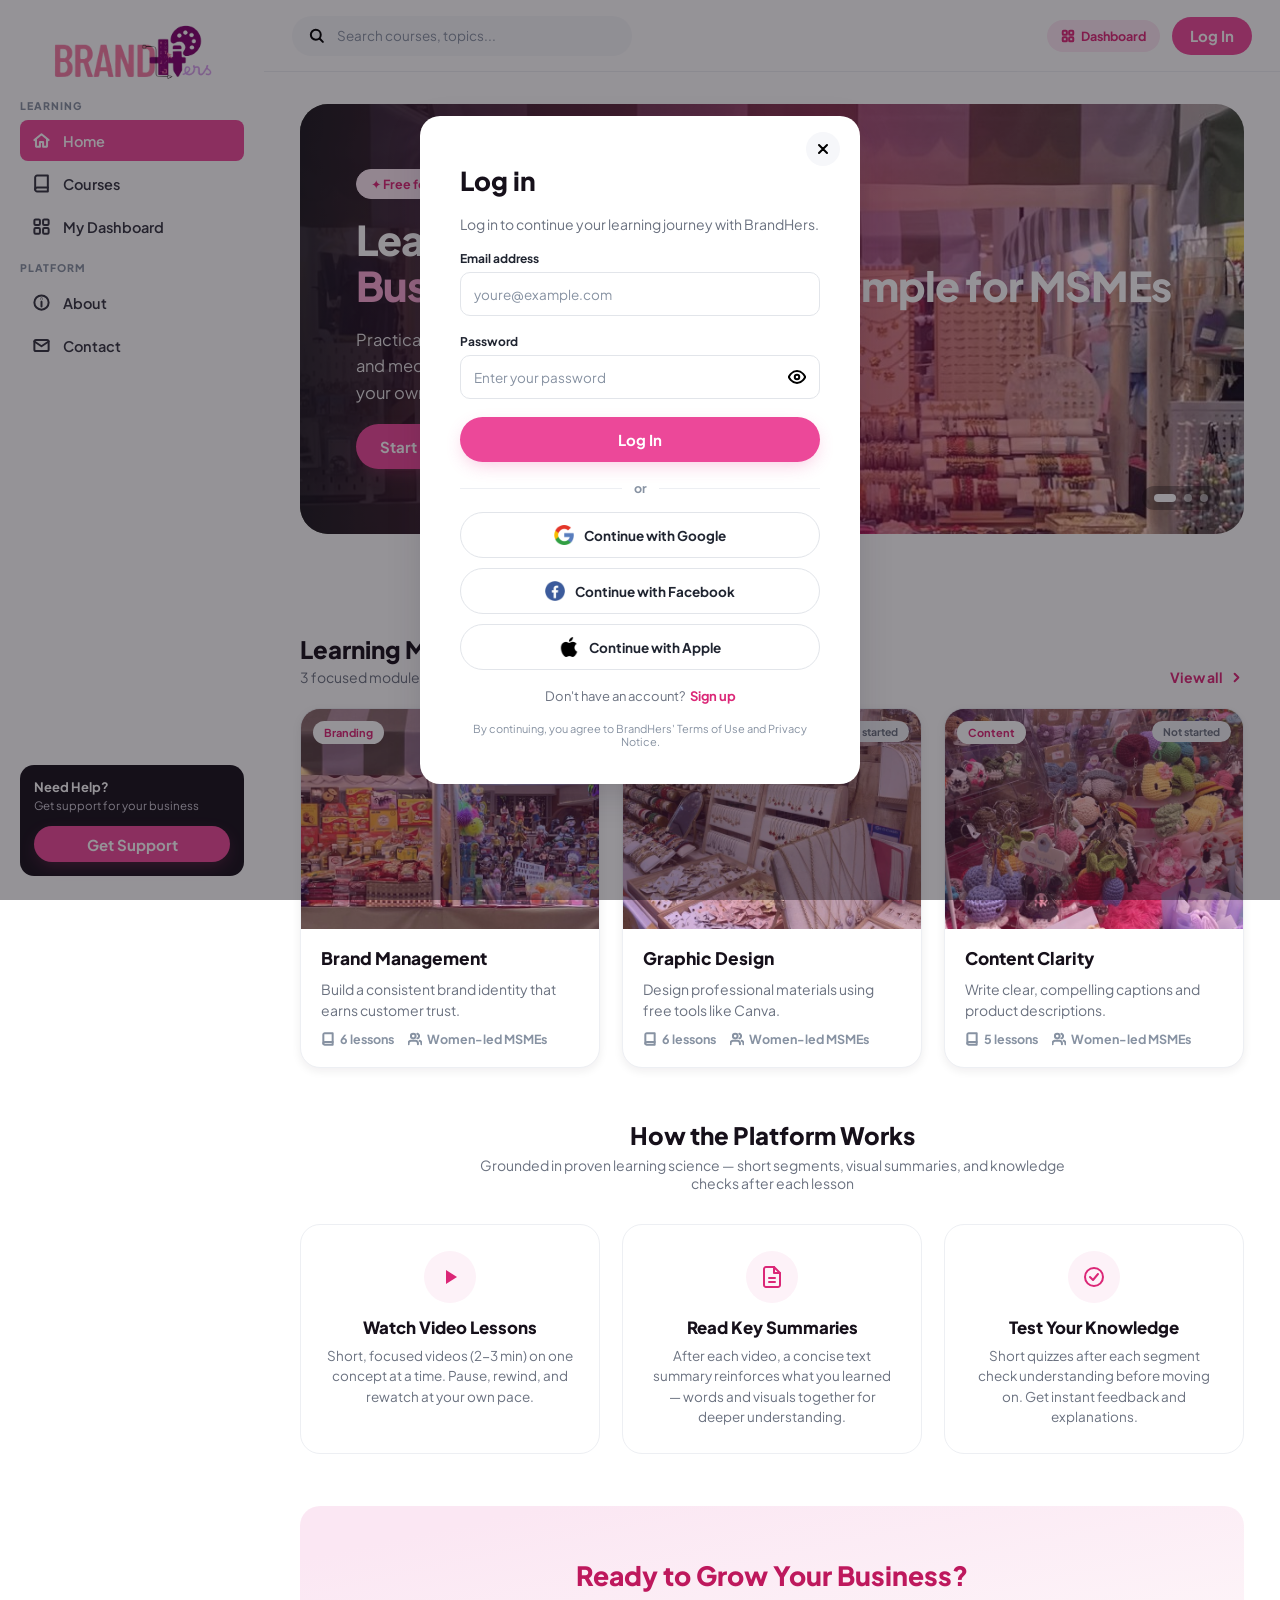
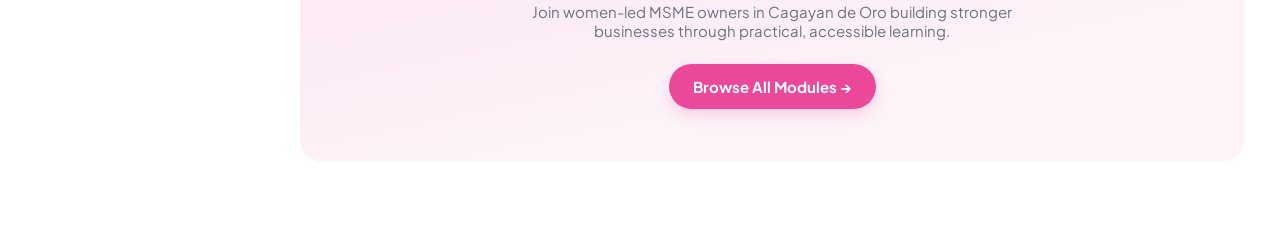
<file: profile.html>
<!doctype html>
<html lang="en">
  <head>
    <meta charset="utf-8" />
    <meta name="viewport" content="width=device-width, initial-scale=1" />
    <title>My Profile — BrandHERS</title>
    <link rel="icon" href="assets/logo.png" />
    <link rel="preconnect" href="https://fonts.googleapis.com" />
    <link rel="preconnect" href="https://fonts.gstatic.com" crossorigin />
    <link
      href="https://fonts.googleapis.com/css2?family=Plus+Jakarta+Sans:wght@400;500;600;700;800&display=swap"
      rel="stylesheet"
    />
    <link rel="stylesheet" href="css/styles.css" />
  </head>
  <body data-page="profile">
    <div class="app">
      <!-- ===== SIDEBAR (same on every page) ===== -->
      <aside class="sidebar" id="sidebar" aria-label="Main navigation">
        <div class="logo-wrap">
          <a href="index.html" class="brand-logo" aria-label="BrandHERS home"
            ><img src="assets/logo.png" alt="BrandHERS"
          /></a>
        </div>
        <p class="nav-label">LEARNING</p>
        <a href="index.html" class="nav-link"
          ><img class="ic" src="assets/icons/nav-home.svg" width="19" height="19" alt="" />Home</a
        >
        <a href="courses.html" class="nav-link"
          ><img class="ic" src="assets/icons/nav-book.svg" width="19" height="19" alt="" />Courses</a
        >
        <a href="dashboard.html" class="nav-link"
          ><img class="ic" src="assets/icons/nav-grid.svg" width="19" height="19" alt="" />My Dashboard</a
        >
        <p class="nav-label second">PLATFORM</p>
        <a href="about.html" class="nav-link"
          ><img class="ic" src="assets/icons/nav-info.svg" width="19" height="19" alt="" />About</a
        >
        <a href="contact.html" class="nav-link"
          ><img class="ic" src="assets/icons/nav-mail.svg" width="19" height="19" alt="" />Contact</a
        >
        <div class="sidebar-spacer"></div>
        <div class="help-card">
          <p class="t1">Need Help?</p>
          <p class="t2">Get support for your business</p>
          <a href="contact.html" class="btn btn-primary">Get Support</a>
        </div>
        <!-- Shown only when logged in -->
        <div class="profile-card" data-when="user" hidden>
          <a href="profile.html" class="profile-row"
            ><span class="avatar" data-bind="initial">E</span>
            <span
              ><span class="nm" data-bind="userName">Edeliza Apsay</span
              ><span class="rl" style="display: block">Business Owner</span></span
            ></a
          >
          <button class="btn btn-outline" data-signout style="width: 100%">Sign Out</button>
        </div>
      </aside>
      <div class="scrim" id="scrim"></div>

      <div class="main">
        <!-- ===== TOPBAR (same on every page) ===== -->
        <header class="topbar" id="topbar">
          <button class="menu-btn" id="menuBtn" aria-label="Open menu"><span></span></button>
          <label class="search"
            ><img class="ic" src="assets/icons/search.svg" width="17" height="17" alt="" /><input
              id="topSearch"
              placeholder="Search courses, topics..."
              aria-label="Search courses"
          /></label>
          <div class="top-actions">
            <div class="notif-host" data-when="user" hidden>
              <button class="icon-btn" id="bellBtn" aria-label="Notifications">
                <img class="ic bell" src="assets/icons/bell.svg" width="19" height="19" alt="" /><img
                  class="ic dot"
                  src="assets/icons/bell-dot.svg"
                  width="9"
                  height="9"
                  alt=""
                  data-when="unread"
                  hidden
                />
              </button>
            </div>
            <a href="dashboard.html" class="dash-badge"
              ><img class="ic" src="assets/icons/grid-badge.svg" width="14" height="14" alt="" />Dashboard</a
            >
            <a href="profile.html" class="user-menu" data-when="user" hidden
              ><span class="avatar" data-bind="initial">E</span><span class="nm" data-bind="firstName">Edeliza</span></a
            >
            <button class="btn btn-primary btn-sm" data-login data-when="guest">Log In</button>
          </div>
        </header>

        <!-- ===== PAGE CONTENT ===== -->
        <main class="content center" id="view">
          <!-- Your details are filled in by script.js from your saved profile -->

          <div class="title-row" style="width: 100%"><h1>My Profile</h1></div>
          <div class="profile-header">
            <div class="banner"></div>
            <div class="row">
              <div class="big-avatar" data-bind="initial">E</div>
              <div class="identity">
                <h2 data-bind="userName">Edeliza Apsay</h2>
                <p>Business Owner · <span data-bind="business">Edeliza's Kitchen</span></p>
                <div class="pchips">
                  <span><span data-bind="classification">Micro</span> Enterprise</span
                  ><span data-bind="type">Food &amp; Beverage</span><span>Cagayan de Oro</span>
                </div>
              </div>
              <a href="edit-profile.html" class="btn btn-outline">Edit Profile</a>
            </div>
          </div>
          <div class="p-continue">
            <span class="ic"
              ><img class="ic" src="assets/icons/profile-continue.svg" width="26" height="26" alt=""
            /></span>
            <div class="tx">
              <p class="k">CONTINUE LEARNING</p>
              <p class="t">Brand Management · Lesson 1: Understanding Your Brand</p>
              <div class="pr">
                <span class="trk"><i style="width: 0%" data-bind-width="lessonPct"></i></span
                ><span><span data-bind="lessonPct">0</span>% complete</span>
              </div>
            </div>
            <button class="btn-continue" data-continue="">Continue Lesson →</button>
          </div>
          <div class="info-grid">
            <div class="info-box">
              <h2>Personal Information</h2>
              <div class="frow">
                <span class="ic"
                  ><img class="ic" src="assets/icons/profile-name.svg" width="20" height="20" alt=""
                /></span>
                <div>
                  <label>Full Name</label>
                  <div data-bind="userName">Edeliza Apsay</div>
                </div>
              </div>
              <div class="frow">
                <span class="ic"
                  ><img class="ic" src="assets/icons/profile-email.svg" width="20" height="20" alt=""
                /></span>
                <div>
                  <label>Email</label>
                  <div data-bind="email">edeliza.apsay@example.com</div>
                </div>
              </div>
              <div class="frow">
                <span class="ic"
                  ><img class="ic" src="assets/icons/profile-phone.svg" width="20" height="20" alt=""
                /></span>
                <div>
                  <label>Contact Number</label>
                  <div data-bind="phone">0912 345 6789</div>
                </div>
              </div>
              <div class="frow">
                <span class="ic"
                  ><img class="ic" src="assets/icons/profile-address.svg" width="20" height="20" alt=""
                /></span>
                <div>
                  <label>Address</label>
                  <div data-bind="address">Cagayan de Oro City, Misamis Oriental</div>
                </div>
              </div>
            </div>
            <div class="info-box">
              <h2>Business Information</h2>
              <div class="frow">
                <span class="ic"
                  ><img class="ic" src="assets/icons/profile-business.svg" width="20" height="20" alt=""
                /></span>
                <div>
                  <label>Business Name</label>
                  <div data-bind="business">Edeliza's Kitchen</div>
                </div>
              </div>
              <div class="frow">
                <span class="ic"
                  ><img class="ic" src="assets/icons/profile-type.svg" width="20" height="20" alt=""
                /></span>
                <div>
                  <label>Business Type</label>
                  <div data-bind="type">Food &amp; Beverage</div>
                </div>
              </div>
              <div class="frow">
                <span class="ic"
                  ><img class="ic" src="assets/icons/profile-class.svg" width="20" height="20" alt=""
                /></span>
                <div>
                  <label>MSME Classification</label>
                  <div data-bind="classification">Micro</div>
                </div>
              </div>
            </div>
          </div>
        </main>
      </div>
    </div>
    <div id="modal-root"></div>

    <script src="js/script.js"></script>
  </body>
</html>
</file>
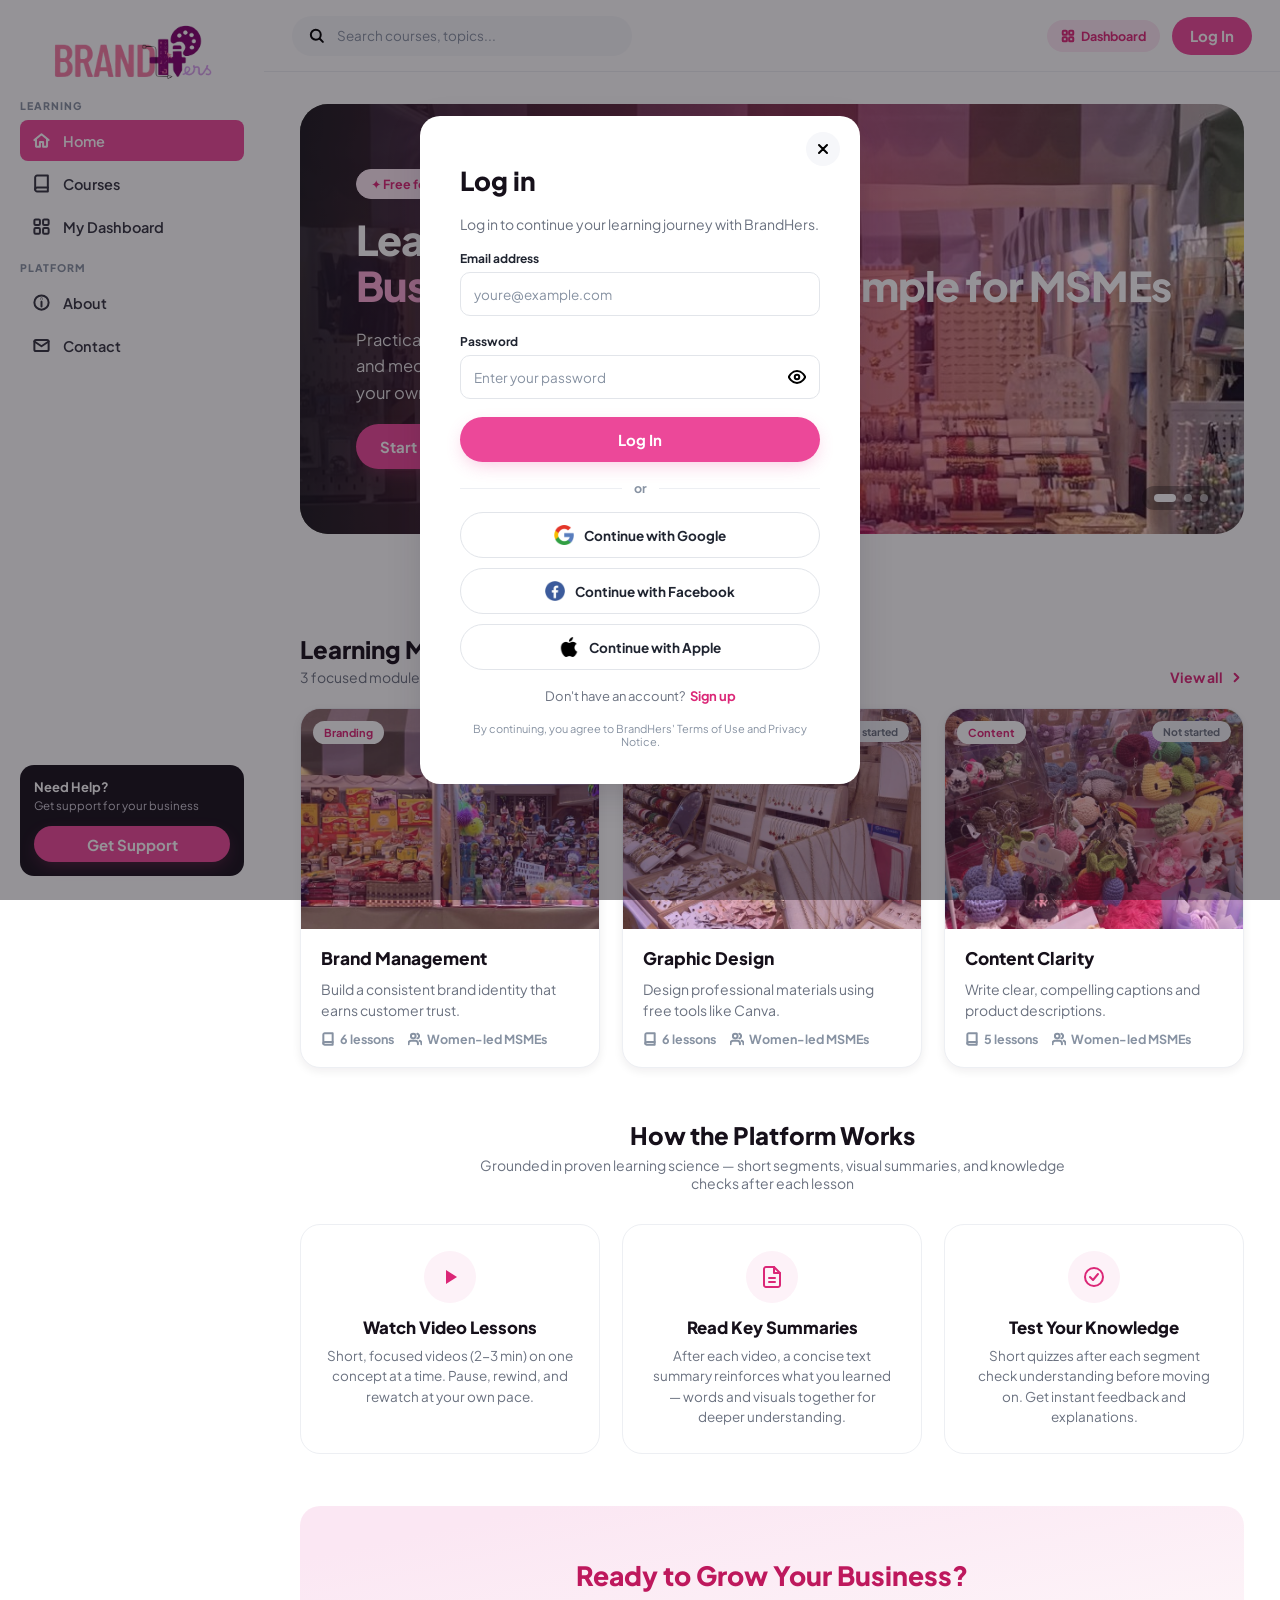
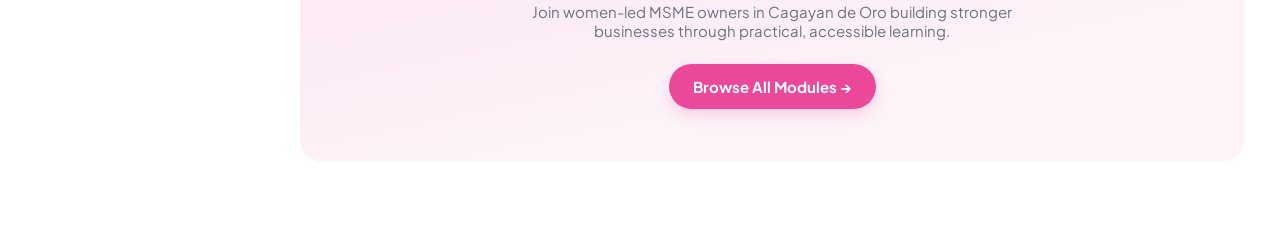
<file: quiz.html>
<!doctype html>
<html lang="en">
  <head>
    <meta charset="utf-8" />
    <meta name="viewport" content="width=device-width, initial-scale=1" />
    <title>Quiz — BrandHERS</title>
    <link rel="icon" href="assets/logo.png" />
    <link rel="preconnect" href="https://fonts.googleapis.com" />
    <link rel="preconnect" href="https://fonts.gstatic.com" crossorigin />
    <link
      href="https://fonts.googleapis.com/css2?family=Plus+Jakarta+Sans:wght@400;500;600;700;800&display=swap"
      rel="stylesheet"
    />
    <link rel="stylesheet" href="css/styles.css" />
  </head>
  <body data-page="quiz">
    <div class="app">
      <!-- ===== SIDEBAR (same on every page) ===== -->
      <aside class="sidebar" id="sidebar" aria-label="Main navigation">
        <div class="logo-wrap">
          <a href="index.html" class="brand-logo" aria-label="BrandHERS home"
            ><img src="assets/logo.png" alt="BrandHERS"
          /></a>
        </div>
        <p class="nav-label">LEARNING</p>
        <a href="index.html" class="nav-link"
          ><img class="ic" src="assets/icons/nav-home.svg" width="19" height="19" alt="" />Home</a
        >
        <a href="courses.html" class="nav-link active"
          ><img class="ic" src="assets/icons/nav-book-active.svg" width="19" height="19" alt="" />Courses</a
        >
        <a href="dashboard.html" class="nav-link"
          ><img class="ic" src="assets/icons/nav-grid.svg" width="19" height="19" alt="" />My Dashboard</a
        >
        <p class="nav-label second">PLATFORM</p>
        <a href="about.html" class="nav-link"
          ><img class="ic" src="assets/icons/nav-info.svg" width="19" height="19" alt="" />About</a
        >
        <a href="contact.html" class="nav-link"
          ><img class="ic" src="assets/icons/nav-mail.svg" width="19" height="19" alt="" />Contact</a
        >
        <div class="sidebar-spacer"></div>
        <div class="help-card">
          <p class="t1">Need Help?</p>
          <p class="t2">Get support for your business</p>
          <a href="contact.html" class="btn btn-primary">Get Support</a>
        </div>
        <!-- Shown only when logged in -->
        <div class="profile-card" data-when="user" hidden>
          <a href="profile.html" class="profile-row"
            ><span class="avatar" data-bind="initial">E</span>
            <span
              ><span class="nm" data-bind="userName">Edeliza Apsay</span
              ><span class="rl" style="display: block">Business Owner</span></span
            ></a
          >
          <button class="btn btn-outline" data-signout style="width: 100%">Sign Out</button>
        </div>
      </aside>
      <div class="scrim" id="scrim"></div>

      <div class="main">
        <!-- ===== TOPBAR (same on every page) ===== -->
        <header class="topbar" id="topbar">
          <button class="menu-btn" id="menuBtn" aria-label="Open menu"><span></span></button>
          <label class="search"
            ><img class="ic" src="assets/icons/search.svg" width="17" height="17" alt="" /><input
              id="topSearch"
              placeholder="Search courses, topics..."
              aria-label="Search courses"
          /></label>
          <div class="top-actions">
            <div class="notif-host" data-when="user" hidden>
              <button class="icon-btn" id="bellBtn" aria-label="Notifications">
                <img class="ic bell" src="assets/icons/bell.svg" width="19" height="19" alt="" /><img
                  class="ic dot"
                  src="assets/icons/bell-dot.svg"
                  width="9"
                  height="9"
                  alt=""
                  data-when="unread"
                  hidden
                />
              </button>
            </div>
            <a href="dashboard.html" class="dash-badge"
              ><img class="ic" src="assets/icons/grid-badge.svg" width="14" height="14" alt="" />Dashboard</a
            >
            <a href="profile.html" class="user-menu" data-when="user" hidden
              ><span class="avatar" data-bind="initial">E</span><span class="nm" data-bind="firstName">Edeliza</span></a
            >
            <button class="btn btn-primary btn-sm" data-login data-when="guest">Log In</button>
          </div>
        </header>

        <!-- ===== PAGE CONTENT ===== -->
        <main class="content center" id="view">
          <!-- Quick Check, Try It and Final Quiz questions come from the CONTENT section of script.js (QUICK_CHECK, TRY_IT, FINAL_QUIZ), because they change after every answer -->
        </main>
      </div>
    </div>
    <div id="modal-root"></div>

    <script src="js/script.js"></script>
  </body>
</html>
</file>
<file: css/styles.css>
/* =========================================================
   BrandHERS — styles.css
   ---------------------------------------------------------
   Colors, fonts, sizes and shadows are taken from the Figma file.
   The design is made at 1440px wide; section 18 makes it fit
   tablets and phones.

   TABLE OF CONTENTS  (use Ctrl+F to jump to a number, e.g. "9.")
     1.  Colors & fonts (variables)
     2.  Basics (reset)
     3.  Layout — sidebar
     4.  Layout — topbar & page area
     5.  Buttons & badges
     6.  Cards & common text
     7.  Home page
     8.  Courses page
     9.  Breadcrumbs
     10. Brand Management page
     11. Dashboard page
     12. About page
     13. Contact page
     14. Lesson page (+ video player, outline)
     15. Quiz page
     16. Profile pages
     17. Popups (notifications, log in, language, coming soon, toast)
     18. Responsive (tablet & phone)
     19. Phone polish (small-screen fine-tuning)
     20. Very small phones (360px and below)
   ========================================================= */

/* =========================================================
   1. Colors & fonts (variables)
   Change a color here and it changes everywhere.
   ========================================================= */
:root {
  --white: #ffffff;
  --gray-100: #f6f7fa;
  --gray-200: #edeff3;
  --gray-300: #e2e5ea;
  --gray-500: #8792a2;
  --gray-600: #6b7280;
  --ink-700: #33333f;
  --ink-800: #1f2430;
  --ink-900: #16101a;
  --pink-50: #fdf2f8;
  --pink-100: #fce7f3;
  --pink-200: #fbcfe8;
  --pink-300: #f9a8d4;
  --pink-500: #ec4899;
  --pink-600: #db2777;
  --pink-700: #be185d;
  --ok-fill: #e6f7ec;
  --ok-border: #b8e1c7;
  --ok-icon: #16a34a;
  --ok-title: #0e6b33;
  --fb-text: #3b6147;
  --err-fill: #feecec;
  --err-border: #f5c2c2;
  --err-icon: #dc2626;
  --err-text: #991b1b;
  --shadow-card: 0 3px 10px 0 rgba(23, 15, 26, 0.07);
  --shadow-btn: 0 6px 18px -4px rgba(237, 71, 153, 0.32);
  --shadow-raised: 0 12px 32px -4px rgba(23, 15, 26, 0.14);
  --font: 'Plus Jakarta Sans', system-ui, -apple-system, 'Segoe UI', sans-serif;
}

/* =========================================================
   2. Basics (reset)
   ========================================================= */
* {
  box-sizing: border-box;
}

html,
body {
  margin: 0;
}

body {
  background: var(--white);
  font-family: var(--font);
  color: var(--ink-800);
  line-height: normal;
  -webkit-font-smoothing: antialiased;
}

a {
  color: inherit;
  text-decoration: none;
}

button {
  padding: 0;
  border: 0;
  background: none;
  font: inherit;
  color: inherit;
  text-align: left;
  cursor: pointer;
}

/* Visible focus for keyboard users (Tab key).
   :focus-visible shows the ring only when using the keyboard,
   not when clicking with a mouse or tapping on a phone. */
:focus-visible {
  outline: 2px solid var(--pink-600);
  outline-offset: 2px;
}

input,
select,
textarea {
  font: inherit;
  color: inherit;
}

p,
h1,
h2,
h3 {
  margin: 0;
}

img {
  display: block;
}
img.ic {
  flex: none;
}

/* Anything with the hidden attribute stays hidden (used by script.js) */
[hidden] {
  display: none !important;
}

/* =========================================================
   3. Layout — sidebar
   ========================================================= */
.app {
  display: flex;
  align-items: flex-start;
  min-height: 100vh;
}

.sidebar {
  position: sticky;
  top: 0;
  z-index: 40;
  flex: none;
  display: flex;
  flex-direction: column;
  width: 264px;
  padding: 24px 20px;
  height: 100vh;
  overflow-y: auto;
  background: var(--white);
}

.logo-wrap {
  display: flex;
  justify-content: center;
}

.brand-logo {
  position: relative;
  width: 160px;
  height: 55.172px;
  overflow: hidden;
}
.brand-logo img {
  position: absolute;
  left: -5.9%;
  top: -58.71%;
  width: 113.16%;
  height: 232.36%;
  max-width: none;
}

.nav-label {
  margin: 20px 0 8px;
  font-weight: 800;
  font-size: 10.5px;
  letter-spacing: 0.945px;
  color: var(--gray-500);
}
.nav-label.second {
  margin-top: 12px;
}

.nav-link {
  display: flex;
  align-items: center;
  gap: 12px;
  width: 100%;
  padding: 11px 12px;
  margin-bottom: 2px;
  border-radius: 8px;
  font-weight: 600;
  font-size: 14.5px;
  color: var(--ink-700);
}
.nav-link:hover {
  background: var(--pink-50);
}
.nav-link.active {
  background: var(--pink-500);
  color: var(--white);
}

.sidebar-spacer {
  flex: 1 0 12px;
}

.help-card {
  display: flex;
  flex-direction: column;
  gap: 3px;
  padding: 14px;
  border-radius: 14px;
  background: var(--ink-900);
}
.help-card .t1 {
  font-weight: 700;
  font-size: 13px;
  color: #fff;
}
.help-card .t2 {
  margin-bottom: 10px;
  font-size: 11.5px;
  color: #cfcbd6;
}
.help-card .btn {
  height: 36px;
  width: 100%;
  padding: 0 24px;
}

.profile-card {
  display: flex;
  flex-direction: column;
  gap: 12px;
  margin-top: 12px;
  width: 224px;
  padding: 14px;
  border: 1px solid var(--gray-200);
  border-radius: 14px;
  background: var(--white);
  filter: drop-shadow(0 3px 5px rgba(23, 15, 26, 0.07));
}

.profile-row {
  display: flex;
  align-items: center;
  gap: 10px;
}

.avatar {
  display: grid;
  place-items: center;
  flex: none;
  width: 40px;
  height: 40px;
  border-radius: 20px;
  background: var(--pink-500);
  color: #fff;
  font-weight: 700;
  font-size: 15px;
}

.profile-row .nm {
  font-weight: 700;
  font-size: 13px;
  color: var(--ink-900);
}
.profile-row .rl {
  margin-top: 2px;
  font-size: 11px;
  color: var(--gray-500);
}

/* =========================================================
   4. Layout — topbar & page area
   ========================================================= */
.main {
  flex: 1;
  display: flex;
  flex-direction: column;
  min-width: 0;
  min-height: 100vh;
}

.topbar {
  position: sticky;
  top: 0;
  z-index: 30;
  display: flex;
  align-items: center;
  gap: 16px;
  height: 72px;
  padding: 0 28px;
  border-bottom: 1px solid var(--gray-200);
  background: var(--white);
}

/* Search icon in the topbar — only shown on phones (added by script.js) */
.icon-btn.search-btn {
  display: none;
}
.search-btn .ic {
  margin: 10.5px;
}

/* Small BrandHERS logo in the topbar — only shown on phones (added by script.js) */
.top-logo {
  position: relative;
  display: none;
  flex: none;
  width: 104px;
  height: 36px;
  overflow: hidden;
}
.top-logo img {
  position: absolute;
  left: -5.9%;
  top: -58.71%;
  width: 113.16%;
  height: 232.36%;
  max-width: none;
}

.menu-btn {
  display: none;
  place-items: center;
  flex: none;
  width: 40px;
  height: 40px;
  border-radius: 20px;
  background: var(--gray-100);
}
.menu-btn span {
  display: block;
  width: 18px;
  height: 2px;
  border-radius: 2px;
  background: var(--ink-800);
  box-shadow:
    0 -6px 0 var(--ink-800),
    0 6px 0 var(--ink-800);
}

.search {
  display: flex;
  align-items: center;
  gap: 10px;
  flex: none;
  width: 340px;
  height: 40px;
  padding: 10px 16px;
  border-radius: 999px;
  background: var(--gray-100);
}
.search input {
  flex: 1;
  min-width: 0;
  border: 0;
  background: none;
  font-size: 13.5px;
  color: var(--ink-800);
}
.search input::placeholder {
  color: var(--gray-500);
}

.top-actions {
  display: flex;
  align-items: center;
  gap: 12px;
  margin-left: auto;
}

.icon-btn {
  position: relative;
  display: block;
  width: 40px;
  height: 40px;
  border-radius: 20px;
  background: var(--gray-100);
}
.icon-btn .bell {
  position: absolute;
  left: 10.5px;
  top: 10.5px;
}
.icon-btn .dot {
  position: absolute;
  left: 26px;
  top: 4px;
}

.dash-badge {
  display: flex;
  align-items: center;
  gap: 6px;
  padding: 8px 14px;
  border-radius: 999px;
  background: var(--pink-100);
  font-weight: 700;
  font-size: 12.5px;
  color: var(--pink-600);
}

.user-menu {
  display: flex;
  align-items: center;
  gap: 8px;
  padding: 5px 14px 5px 6px;
  border: 1px solid var(--gray-200);
  border-radius: 999px;
  background: var(--white);
  font-weight: 700;
  font-size: 14px;
  color: var(--ink-800);
}
.user-menu .avatar {
  width: 36px;
  height: 36px;
  border-radius: 18px;
  font-size: 14px;
}

.notif-host {
  position: relative;
}

/* Log In button in the topbar: no pink glow */
.top-actions .btn-primary {
  box-shadow: none;
}

.content {
  display: flex;
  flex-direction: column;
  gap: 36px;
  width: 100%; /* fills the screen, also on wide monitors */
  padding: 32px 36px 72px;
}
.content.home {
  gap: 52px;
}
.content.center {
  align-items: center;
}

/* =========================================================
   5. Buttons & badges
   ========================================================= */
.btn {
  display: inline-flex;
  align-items: center;
  justify-content: center;
  gap: 8px;
  padding: 13px 24px;
  border-radius: 999px;
  font-weight: 700;
  font-size: 15px;
  white-space: nowrap;
  line-height: normal;
}

.btn-primary {
  background: var(--pink-500);
  box-shadow: var(--shadow-btn);
  color: var(--white);
}
.btn-primary:hover {
  background: var(--pink-600);
}

.btn-outline {
  padding: 11px 22px;
  border: 2px solid var(--pink-300);
  color: var(--pink-600);
}
.btn-outline:hover {
  background: var(--pink-50);
}

.btn-ghost {
  background: var(--gray-100);
  color: var(--ink-800);
}
.btn-ghost:hover {
  background: var(--gray-200);
}

.btn-hero-outline {
  padding: 11px 22px;
  border: 2px solid #fff;
  background: rgba(255, 255, 255, 0.12);
  color: #fff;
}

.btn-sm {
  padding: 0 18px;
  height: 38px;
}

.btn[disabled] {
  opacity: 0.5;
  box-shadow: none;
  cursor: not-allowed;
}

.badge {
  display: inline-flex;
  align-items: center;
  align-self: flex-start;
  padding: 6px 14px;
  border-radius: 999px;
  border: 1px solid var(--pink-100);
  background: var(--pink-100);
  font-weight: 700;
  font-size: 12.5px;
  color: var(--pink-600);
}

/* =========================================================
   6. Cards & common text
   ========================================================= */
.h-section {
  font-weight: 800;
  font-size: 24px;
  color: var(--ink-900);
}

.sub {
  font-size: 14px;
  color: var(--gray-600);
}

.card {
  border: 1px solid var(--gray-200);
  border-radius: 20px;
  background: var(--white);
  box-shadow: var(--shadow-card);
}

/* =========================================================
   7. Home page (index.html)
   ========================================================= */
.hero {
  position: relative;
  display: flex;
  align-items: center;
  gap: 40px;
  height: 430px;
  overflow: hidden;
  padding: 64px 56px;
  border-radius: 28px;
}

.hero-bg {
  position: absolute;
  inset: 0;
}
.hero-bg img {
  position: absolute;
  inset: 0;
  width: 100%;
  height: 100%;
  object-fit: cover;
  opacity: 0;
  transition: opacity 0.9s ease;
}
.hero-bg img.on {
  opacity: 1;
}

.hero-overlay {
  position: absolute;
  inset: 0;
  background: linear-gradient(
    90deg,
    rgba(22, 16, 26, 0.88) 0%,
    rgba(190, 24, 93, 0.55) 55%,
    rgba(190, 24, 93, 0.05) 100%
  );
}

.hero-dots {
  position: absolute;
  right: 24px;
  bottom: 24px;
  z-index: 2;
  display: flex;
  gap: 8px;
  align-items: center;
  padding: 8px 12px;
  border-radius: 999px;
  background: rgba(0, 0, 0, 0.3);
}
.hero-dots button {
  width: 8px;
  height: 8px;
  border-radius: 4px;
  background: rgba(255, 255, 255, 0.55);
  transition: width 0.3s;
}
.hero-dots button.on {
  width: 22px;
  background: #fff;
}

.hero-text {
  position: relative;
  flex: 1;
  display: flex;
  flex-direction: column;
  gap: 18px;
  min-width: 0;
}

.hero h1 {
  font-weight: 800;
  font-size: 41px;
  line-height: 1.12;
  letter-spacing: -0.82px;
  color: #fff;
}
.hero h1 .pk {
  color: var(--pink-300);
}
.hero p {
  width: 480px;
  max-width: 100%;
  font-size: 16.5px;
  line-height: 1.6;
  color: rgba(255, 255, 255, 0.88);
}

.cta-row {
  display: flex;
  gap: 16px;
  flex-wrap: wrap;
}

.section {
  display: flex;
  flex-direction: column;
  gap: 22px;
}

.section-head {
  display: flex;
  align-items: flex-end;
  gap: 16px;
  min-height: 100px;
}
.section-head .grow {
  flex: 1;
}
.section-head .titles {
  display: flex;
  flex-direction: column;
  gap: 4px;
}

.view-all {
  display: flex;
  align-items: center;
  gap: 6px;
  font-weight: 700;
  font-size: 14px;
  color: var(--pink-600);
}

.cards-row {
  display: grid;
  grid-template-columns: repeat(3, 1fr);
  gap: 22px;
}

.course-card {
  display: flex;
  flex-direction: column;
  cursor: pointer;
  overflow: hidden;
  border-radius: 20px;
  border: 1px solid var(--gray-200);
  background: var(--white);
  box-shadow: var(--shadow-card);
  text-align: left;
  transition:
    transform 0.15s,
    box-shadow 0.15s;
}
.course-card:focus-visible {
  outline: 2px solid var(--pink-500);
  outline-offset: 3px;
}
.course-card:hover {
  box-shadow: 0 10px 24px rgba(23, 15, 26, 0.1);
  transform: translateY(-2px);
}

.thumb {
  position: relative;
  display: flex;
  justify-content: space-between;
  align-items: flex-start;
  height: 220px;
  padding: 12px 12px 0;
  overflow: hidden;
}
.thumb .bg {
  position: absolute;
  inset: 0;
  background-image: linear-gradient(148deg, #fbe7f3 0%, #fdf3f8 71.43%);
}
.thumb .bg img {
  position: absolute;
  inset: 0;
  width: 100%;
  height: 100%;
  object-fit: cover;
}
.thumb .bg::after {
  position: absolute;
  inset: 0;
  background: rgba(237, 71, 153, 0.2);
  content: '';
}

.tag {
  position: relative;
  padding: 5px 11px;
  border-radius: 999px;
  background: var(--white);
  font-weight: 700;
  font-size: 11px;
  color: var(--pink-600);
}

.status {
  position: relative;
  padding: 4px 11px;
  border-radius: 999px;
  background: var(--gray-200);
  font-weight: 700;
  font-size: 10.5px;
  color: var(--gray-600);
  white-space: nowrap;
}
.status.prog {
  background: var(--pink-100);
  color: var(--pink-700);
}
.status.done {
  background: var(--ok-fill);
  color: var(--ok-title);
}

.cc-body {
  display: flex;
  flex-direction: column;
  gap: 10px;
  flex: 1;
  padding: 18px 20px 20px;
}
.cc-body .ttl {
  font-weight: 800;
  font-size: 17.3px;
  color: var(--ink-900);
}
.cc-body .dsc {
  font-size: 14px;
  line-height: 1.5;
  color: var(--gray-600);
}

.meta {
  display: flex;
  gap: 14px;
  flex-wrap: wrap;
}
.meta span {
  display: flex;
  align-items: center;
  gap: 5px;
  font-weight: 700;
  font-size: 12.5px;
  color: var(--gray-500);
  white-space: nowrap;
}

.how {
  display: flex;
  flex-direction: column;
  align-items: center;
  gap: 32px;
}
.how .titles {
  display: flex;
  flex-direction: column;
  gap: 6px;
  align-items: center;
  max-width: 100%;
  text-align: center;
}
.how .titles .sub {
  width: 620px;
  max-width: 100%;
}

.steps-row {
  display: grid;
  grid-template-columns: repeat(3, 1fr);
  gap: 22px;
  width: 100%;
}

.step-card {
  display: flex;
  flex-direction: column;
  align-items: center;
  gap: 8px;
  padding: 26px;
  border: 1px solid var(--gray-200);
  border-radius: 20px;
  background: var(--white);
  text-align: center;
}

.icon-circle {
  display: grid;
  place-items: center;
  width: 52px;
  height: 52px;
  margin-bottom: 6px;
  border-radius: 26px;
  background: var(--pink-50);
}

.step-card h3 {
  font-weight: 800;
  font-size: 16.8px;
  color: var(--ink-900);
}
.step-card p {
  font-size: 13.5px;
  line-height: 1.5;
  color: var(--gray-600);
}

.cta-banner {
  display: flex;
  flex-direction: column;
  align-items: center;
  gap: 10px;
  padding: 52px 30px;
  border-radius: 20px;
  background-image: linear-gradient(168deg, #fbe7f3 11.5%, #fdf3f8 65.4%);
  text-align: center;
}
.cta-banner h2 {
  font-weight: 800;
  font-size: 26.5px;
  color: var(--pink-700);
}
.cta-banner p {
  width: 480px;
  max-width: 100%;
  margin-bottom: 14px;
  font-size: 15px;
  color: var(--gray-600);
}

/* =========================================================
   8. Courses page (courses.html)
   ========================================================= */
.courses-banner {
  display: flex;
  align-items: center;
  gap: 40px;
  padding: 32px 36px;
  border-radius: 24px;
  background: linear-gradient(90deg, var(--pink-50), var(--pink-100));
}
.courses-banner .txt {
  flex: 1;
  display: flex;
  flex-direction: column;
  gap: 12px;
  min-width: 0;
}
.courses-banner h1 {
  font-weight: 800;
  font-size: 30px;
  color: var(--ink-900);
}
.courses-banner p {
  font-size: 15px;
  color: var(--gray-600);
}

.banner-stats {
  display: flex;
  gap: 12px;
}

.banner-stat {
  display: flex;
  flex-direction: column;
  align-items: center;
  gap: 2px;
  width: 112px;
  padding: 14px 20px;
  border-radius: 16px;
  background: var(--white);
  filter: drop-shadow(0 6px 8px rgba(217, 38, 115, 0.08));
}
.banner-stat b {
  font-weight: 800;
  font-size: 24px;
  color: var(--pink-500);
}
.banner-stat span {
  font-weight: 700;
  font-size: 12px;
  color: var(--gray-600);
}

.toolbar {
  display: flex;
  gap: 14px;
  align-items: center;
}

.field-search {
  flex: 1;
  display: flex;
  align-items: center;
  gap: 10px;
  padding: 13px 16px;
  border-radius: 8px;
  border: 1.5px solid var(--gray-300);
  background: var(--gray-100);
}
.field-search input {
  flex: 1;
  border: 0;
  background: none;
  font-size: 14px;
}
.field-search input::placeholder {
  color: var(--gray-500);
}

.sort-field {
  position: relative;
  display: flex;
  align-items: center;
  gap: 8px;
  padding: 13px 12px 13px 16px;
  border-radius: 8px;
  border: 1.5px solid var(--gray-300);
  background: var(--white);
  font-weight: 700;
  font-size: 13px;
  color: var(--ink-700);
}
.sort-field select {
  position: absolute;
  inset: 0;
  opacity: 0;
  cursor: pointer;
}

.chips {
  display: flex;
  gap: 8px;
  flex-wrap: wrap;
}

.chip {
  padding: 7px 16px;
  border-radius: 999px;
  border: 1px solid var(--gray-200);
  background: var(--white);
  font-weight: 700;
  font-size: 13px;
  color: var(--gray-600);
}
.chip.on {
  border-color: var(--pink-600);
  background: var(--pink-600);
  color: #fff;
}

.course-card.full {
  filter: drop-shadow(0 3px 5px rgba(23, 15, 26, 0.07));
  box-shadow: none;
}
.course-card.full .thumb {
  height: 200px;
}
.course-card.full .dsc {
  font-size: 13.5px;
}

.checklist {
  display: flex;
  flex-direction: column;
  gap: 7px;
}
.checklist div {
  display: flex;
  gap: 8px;
  align-items: flex-start;
  font-size: 12.8px;
  color: var(--ink-700);
}

.cc-footer {
  display: flex;
  align-items: center;
  min-height: 100px;
}

#grid {
  align-items: start;
}

.cc-footer .meta span {
  font-size: 12px;
}
.cc-footer .cta {
  display: flex;
  align-items: center;
  gap: 5px;
  margin-left: auto;
  font-weight: 700;
  font-size: 13px;
  color: var(--pink-600);
}

.ctml {
  display: flex;
  gap: 16px;
  padding: 26px;
  border-radius: 20px;
  background: var(--gray-100);
}
.ctml .ib {
  display: grid;
  place-items: center;
  flex: none;
  width: 40px;
  height: 40px;
  border-radius: 20px;
  background: var(--pink-100);
}
.ctml h2 {
  margin-bottom: 8px;
  font-weight: 800;
  font-size: 16px;
  color: var(--ink-900);
}
.ctml p {
  font-size: 13.5px;
  line-height: 1.55;
  color: var(--gray-600);
}

.empty {
  grid-column: 1 / -1;
  padding: 40px;
  text-align: center;
  color: var(--gray-600);
  font-size: 14px;
}

/* =========================================================
   9. Breadcrumbs (Home > Courses > …)
   ========================================================= */
.crumbs {
  display: flex;
  flex-wrap: wrap;
  gap: 8px;
  align-items: center;
  font-size: 13px;
  color: var(--gray-500);
}
.crumbs a:hover {
  color: var(--pink-600);
}
.crumbs .cur {
  font-weight: 600;
  color: var(--ink-800);
}
.crumbs.bold a,
.crumbs.bold .cur {
  font-weight: 700;
}

/* =========================================================
   10. Brand Management page (course.html)
   ========================================================= */
.course-hero {
  display: flex;
  gap: 36px;
  align-items: flex-start;
}
.course-hero .left {
  flex: 1;
  display: flex;
  flex-direction: column;
  gap: 16px;
  min-width: 0;
}
.course-hero h1 {
  font-weight: 800;
  font-size: 30px;
  color: var(--ink-900);
}
.course-hero .lead {
  font-size: 15.5px;
  line-height: 1.55;
  color: var(--gray-600);
}

.course-meta {
  display: flex;
  gap: 20px;
}
.course-meta span {
  display: flex;
  align-items: center;
  gap: 6px;
  font-weight: 700;
  font-size: 13px;
  color: var(--gray-500);
}

.outcomes {
  display: flex;
  flex-direction: column;
  gap: 14px;
  padding: 24px;
}
.outcomes h2 {
  font-weight: 800;
  font-size: 15.5px;
  color: var(--ink-900);
}
.outcomes div {
  display: flex;
  gap: 10px;
  align-items: flex-start;
  font-size: 13.5px;
  color: var(--ink-700);
}

.course-hero .right {
  flex: 1;
  display: flex;
  flex-direction: column;
  gap: 20px;
  min-width: 0;
  padding: 24px;
  border: 1px solid var(--gray-200);
  border-radius: 20px;
}

.course-img {
  position: relative;
  height: 220px;
  overflow: hidden;
  border-radius: 14px;
  background-image: linear-gradient(155deg, #fbe7f3 0%, #ed92bf 71.4%);
}
.course-img img {
  position: absolute;
  inset: 0;
  width: 100%;
  height: 100%;
  object-fit: cover;
}
.course-img::after {
  position: absolute;
  inset: 0;
  background: rgba(237, 71, 153, 0.2);
  content: '';
}

.progress-head {
  display: flex;
  justify-content: space-between;
  align-items: flex-start;
  min-height: 100px;
  font-size: 13px;
  font-weight: 700;
  color: var(--ink-800);
}
.progress-head b {
  font-weight: 800;
  color: var(--pink-600);
}

.track {
  height: 8px;
  overflow: hidden;
  border-radius: 999px;
  background: var(--gray-200);
}
.track i {
  display: block;
  height: 100%;
  min-width: 1px;
  border-radius: 999px;
  background: linear-gradient(90deg, #f472b6, #db2777);
  transition: width 0.4s;
}

.progress-note {
  font-size: 12.5px;
  color: var(--gray-600);
}

.lessons-head .t {
  font-weight: 800;
  font-size: 22px;
  color: var(--ink-900);
}
.lessons-head .s {
  margin-top: 4px;
  font-size: 13.5px;
  color: var(--gray-600);
}

.lessons-card {
  overflow: hidden;
  border: 1px solid var(--gray-200);
  border-radius: 20px;
  box-shadow: var(--shadow-card);
}

.lesson-row {
  display: flex;
  align-items: center;  
  gap: 16px;
  padding: 16px 22px;
  width: 100%;
  border-bottom: 1px solid var(--gray-200);
  background: var(--white);
}
.lesson-row:last-child {
  border-bottom: 0;
}
.lesson-row:hover {
  background: var(--pink-50);
}

.lesson-num {
  display: grid;
  place-items: center;
  flex: none;
  width: 28px;
  height: 28px;
  border-radius: 14px;
  background: var(--gray-100);
  font-weight: 800;
  font-size: 12px;
  color: var(--gray-500);
}

.lesson-row .tx {
  flex: 1;
  display: flex;
  flex-direction: column;
  gap: 2px;
  min-width: 0;
}
.lesson-row .tx b {
  font-weight: 700;
  font-size: 14.5px;
  color: var(--ink-800);
}
.lesson-row .tx small {
  font-size: 12px;
  color: var(--gray-500);
}

/* =========================================================
   11. Dashboard page (dashboard.html)
   ========================================================= */
.welcome {
  position: relative;
  display: flex;
  align-items: center;
  gap: 24px;
  overflow: hidden;
  padding: 30px 36px;
  border-radius: 24px;
  background: linear-gradient(90deg, #be185d 0%, #ec4899 70.67%);
  box-shadow: 0 14px 30px 0 rgba(217, 38, 115, 0.25);
}
.welcome .e1 {
  position: absolute;
  left: 860px;
  top: -90px;
  width: 220px;
  height: 220px;
}
.welcome .e2 {
  position: absolute;
  left: 980px;
  top: 70px;
  width: 160px;
  height: 160px;
}
.welcome .txt {
  position: relative;
  flex: 1;
  display: flex;
  flex-direction: column;
  gap: 10px;
  min-width: 0;
}
.welcome .k {
  font-weight: 700;
  font-size: 12px;
  letter-spacing: 1.2px;
  color: var(--pink-100);
}
.welcome h1 {
  font-weight: 800;
  font-size: 28px;
  color: #fff;
}
.welcome .p {
  font-weight: 500;
  font-size: 15px;
  color: var(--pink-50);
}
.welcome .btns {
  display: flex;
  gap: 12px;
  flex-wrap: wrap;
  padding-top: 8px;
}

.btn-white {
  padding: 12px 22px;
  background: #fff;
  color: var(--pink-700);
  font-size: 14px;
}

.btn-line-white {
  padding: 10.5px 20.5px;
  border: 1.5px solid #fff;
  color: #fff;
  font-size: 14px;
}

.ring {
  position: relative;
  flex: none;
  width: 132px;
  height: 132px;
}
.ring svg {
  position: absolute;
  inset: 0;
}
.ring .v {
  position: absolute;
  inset: 0;
  display: flex;
  flex-direction: column;
  align-items: center;
  justify-content: center;
}
.ring .v b {
  font-weight: 800;
  font-size: 30px;
  color: #fff;
}
.ring .v span {
  margin-top: 4px;
  font-weight: 600;
  font-size: 12px;
  color: var(--pink-100);
}

.stats-row {
  display: grid;
  grid-template-columns: repeat(4, 1fr);
  gap: 22px;
}

.stat-box {
  display: flex;
  flex-direction: column;
  align-items: center;
  height: 107px;
  padding: 22px 19px 0;
  border-radius: 14px;
  border: 1px solid var(--pink-100);
  background: var(--pink-50);
  filter: drop-shadow(0 3px 5px rgba(23, 15, 26, 0.07));
  text-align: center;
}
.stat-box b {
  font-weight: 800;
  font-size: 25px;
  color: var(--pink-600);
}
.stat-box span {
  margin-top: 1px;
  font-weight: 700;
  font-size: 12.5px;
  color: var(--gray-600);
}

.dash-grid {
  display: flex;
  gap: 24px;
  align-items: flex-start;
}

.dash-left {
  flex: 660 1 0;
  display: flex;
  flex-direction: column;
  gap: 32px;
  min-width: 0;
}

.dash-right {
  flex: 420 1 0;
  display: flex;
  flex-direction: column;
  gap: 32px;
  min-width: 0;
}

.dsec {
  display: flex;
  flex-direction: column;
  gap: 16px;
}
.dsec .t {
  font-weight: 800;
  font-size: 18px;
  color: var(--ink-900);
}
.dsec .s {
  margin-top: 4px;
  font-size: 13px;
  color: var(--gray-500);
}

.continue-card {
  display: flex;
  align-items: center;
  gap: 16px;
  padding: 16px;
  border: 1px solid var(--gray-200);
  border-radius: 14px;
  box-shadow: var(--shadow-card);
  background: #fff;
}
.continue-card .th {
  position: relative;
  flex: none;
  width: 64px;
  height: 64px;
  overflow: hidden;
  border-radius: 12px;
  background: linear-gradient(90deg, #f66fb3, #cf187c);
}
.continue-card .th img {
  position: absolute;
  inset: 0;
  width: 100%;
  height: 100%;
  object-fit: cover;
}
.continue-card .th::after {
  position: absolute;
  inset: 0;
  background: rgba(237, 71, 153, 0.2);
  content: '';
}
.continue-card .mid {
  flex: 1;
  display: flex;
  flex-direction: column;
  gap: 8px;
  min-width: 0;
}
.continue-card .mid b {
  font-weight: 700;
  font-size: 15px;
  color: var(--ink-900);
}
.continue-card .mid small {
  font-size: 12px;
  color: var(--gray-500);
}
.continue-card .track {
  height: 6px;
}
.continue-card .track i {
  min-width: 4px;
  background: var(--pink-500);
}

.pct-pill {
  padding: 6px 12px;
  border-radius: 999px;
  background: var(--pink-50);
  font-weight: 700;
  font-size: 12px;
  color: var(--pink-600);
}

.streak-card {
  display: flex;
  justify-content: space-between;
  padding: 20px;
  border: 1px solid var(--gray-200);
  border-radius: 14px;
  box-shadow: var(--shadow-card);
}

.day {
  display: flex;
  flex-direction: column;
  align-items: center;
  gap: 8px;
  font-weight: 700;
  font-size: 11px;
  color: var(--gray-500);
}
.day i {
  display: grid;
  place-items: center;
  width: 40px;
  height: 40px;
  border-radius: 12px;
  background: var(--gray-100);
}
.day.on i {
  background: var(--pink-500);
}
.day.today i {
  border: 2px dashed var(--pink-300);
}
.day.today.on i {
  border: 0;
}

.activity-card {
  overflow: hidden;
  border: 1px solid var(--gray-200);
  border-radius: 14px;
  box-shadow: var(--shadow-card);
}

.act-row {
  display: flex;
  align-items: center;
  gap: 12px;
  padding: 16px 18px;
  border-top: 1px solid var(--gray-200);
  background: #fff;
}
.act-row:first-child {
  border-top: 0;
}

.act-ic {
  display: grid;
  place-items: center;
  flex: none;
  width: 34px;
  height: 34px;
  border-radius: 10px;
  background: var(--pink-50);
}

.act-row b {
  display: block;
  font-weight: 700;
  font-size: 13px;
  color: var(--ink-800);
}
.act-row small {
  display: block;
  margin-top: 3px;
  font-size: 11px;
  color: var(--gray-500);
}

.rec-list {
  display: flex;
  flex-direction: column;
  gap: 10px;
}

.rec {
  display: flex;
  align-items: center;
  gap: 14px;
  padding: 14px 16px;
  width: 100%;
  border: 1px solid var(--gray-200);
  border-radius: 14px;
  background: #fff;
  box-shadow: var(--shadow-card);
}
.rec .th {
  position: relative;
  flex: none;
  width: 38px;
  height: 38px;
  overflow: hidden;
  border-radius: 12px;
}
.rec .th img {
  width: 100%;
  height: 100%;
  object-fit: cover;
}
.rec .th::after {
  position: absolute;
  inset: 0;
  background: rgba(237, 71, 153, 0.2);
  content: '';
}
.rec b {
  display: block;
  font-weight: 700;
  font-size: 14px;
  color: var(--ink-900);
}
.rec small {
  display: block;
  margin-top: 3px;
  font-size: 12px;
  color: var(--gray-500);
}

/* =========================================================
   12. About page (about.html)
   ========================================================= */
.header-block {
  display: flex;
  flex-direction: column;
  gap: 16px;
  padding-bottom: 8px;
}
.header-block h1 {
  font-weight: 800;
  font-size: 36px;
  line-height: 1.2;
  letter-spacing: -0.36px;
  color: var(--ink-900);
}
.header-block p {
  width: 820px;
  max-width: 100%;
  font-size: 16px;
  line-height: 1.65;
  color: var(--gray-600);
}

.mission-grid {
  display: flex;
  gap: 24px;
  align-items: stretch;
}

.image-card {
  flex: 1;
  height: 300px;
  overflow: hidden;
  border-radius: 16px;
  /* same pinks as the top and bottom edges of the About video, so the video blends in */
  background: linear-gradient(to bottom, #fdf5f9 50%, #fce8f2 50%);
}
.image-card video {
  display: block;
  width: 100%;
  height: 100%;
  object-fit: contain; /* show the whole logo animation, never cut */
}

.mission-card {
  flex: 1;
  display: flex;
  flex-direction: column;
  justify-content: center;
  gap: 16px;
  padding: 28px;
}
.mission-card h2 {
  font-weight: 800;
  font-size: 19px;
  color: var(--ink-900);
}
.mission-card .p {
  font-size: 14px;
  color: var(--gray-600);
}

.mission-list {
  display: flex;
  flex-direction: column;
  gap: 12px;
}
.mission-list div {
  display: flex;
  align-items: center;
  gap: 10px;
  font-weight: 500;
  font-size: 13.5px;
  color: var(--ink-800);
}

.stats-row.about {
  gap: 20px;
}

.cta-section {
  display: flex;
  flex-direction: column;
  align-items: center;
  gap: 14px;
  padding: 44px 40px;
  border-radius: 20px;
  background-image: linear-gradient(171deg, #fce6f2 14.3%, #fdf2f8 85.7%);
  text-align: center;
}
.cta-section h2 {
  font-weight: 800;
  font-size: 22px;
  color: var(--pink-700);
}
.cta-section p {
  width: 460px;
  max-width: 100%;
  font-size: 14px;
  color: var(--gray-600);
}

/* =========================================================
   13. Contact page (contact.html)
   ========================================================= */
.header-block.tight {
  gap: 10px;
  padding-bottom: 0;
}
.header-block.tight h1 {
  font-size: 32px;
  line-height: normal;
  letter-spacing: 0;
}
.header-block.tight p {
  font-size: 15px;
  line-height: normal;
}

.contact-grid {
  display: flex;
  gap: 24px;
  align-items: stretch;
}

.form-card {
  flex: none;
  display: flex;
  flex-direction: column;
  gap: 16px;
  width: 620px;
  padding: 28px;
}
.form-card h2,
.info-card h2 {
  font-weight: 800;
  font-size: 17px;
  color: var(--ink-900);
}

.info-card h2 {
  font-size: 16px;
}

.field {
  display: flex;
  flex-direction: column;
  gap: 7px;
}
.field label {
  font-weight: 700;
  font-size: 12.5px;
  color: var(--ink-800);
}

.input {
  position: relative;
  height: 44px;
  border: 1px solid var(--gray-300);
  border-radius: 10px;
  background: #fff;
}
.input input,
.input select,
.input textarea {
  width: 100%;
  height: 100%;
  padding: 0 13px;
  border: 0;
  border-radius: 10px;
  background: none;
  font-size: 13.5px;
  color: var(--ink-800);
  -webkit-appearance: none;
  appearance: none;
}
.input input::placeholder,
.input textarea::placeholder {
  color: var(--gray-500);
}
.input select:invalid {
  color: var(--gray-500);
}
.input .chev {
  position: absolute;
  right: 13px;
  top: 13px;
  pointer-events: none;
}
.input.area {
  height: 96px;
}
.input.area textarea {
  padding: 11px 13px;
  resize: none;
}
.input:focus-within {
  border-color: var(--pink-500);
}

.field.err .input {
  border-color: var(--err-icon);
}
.field .em {
  display: none;
  font-size: 12px;
  color: var(--err-icon);
}
.field.err .em {
  display: block;
}

.send-btn {
  display: flex;
  align-items: center;
  justify-content: center;
  gap: 8px;
  padding: 13px 0;
  width: 100%;
  border-radius: 999px;
  background: var(--pink-500);
  color: #fff;
  font-weight: 700;
  font-size: 14.5px;
}
.send-btn:hover {
  background: var(--pink-600);
}

.info-card {
  flex: 1;
  display: flex;
  flex-direction: column;
  gap: 22px;
  min-width: 0;
  padding: 26px;
}

.info-row {
  display: flex;
  gap: 14px;
  align-items: flex-start;
}

.info-ic {
  display: grid;
  place-items: center;
  flex: none;
  width: 38px;
  height: 38px;
  border-radius: 10px;
  background: var(--pink-50);
}

.info-row .tx {
  display: flex;
  flex-direction: column;
  gap: 3px;
  min-width: 0;
}
.info-row b {
  font-weight: 700;
  font-size: 13.5px;
  color: var(--ink-900);
}
.info-row span,
.info-row a {
  overflow-wrap: anywhere;
  font-size: 12.5px;
  color: var(--gray-600);
}
.info-row a:hover {
  color: var(--pink-600);
}

.office {
  display: flex;
  flex-direction: column;
  gap: 16px;
}
.office h2 {
  font-weight: 800;
  font-size: 18px;
  color: var(--ink-900);
}

.map-card {
  display: flex;
  overflow: hidden;
  border: 1px solid var(--gray-100);
  border-radius: 16px;
  box-shadow: var(--shadow-card);
  background: #fff;
}
.map-card .loc {
  flex: none;
  display: flex;
  flex-direction: column;
  justify-content: center;
  gap: 8px;
  width: 400px;
  padding: 0 24px 0 32px;
}
.map-card .k {
  font-weight: 700;
  font-size: 11px;
  letter-spacing: 0.88px;
  color: var(--pink-700);
}
.map-card .n {
  font-weight: 800;
  font-size: 22px;
  color: var(--ink-900);
}
.map-card .a {
  margin-bottom: 6px;
  font-size: 14px;
  line-height: 1.5;
  color: var(--gray-600);
}
.map-card .go {
  align-self: flex-start;
  padding: 10px 18px;
  border-radius: 999px;
  background: var(--pink-500);
  color: #fff;
  font-weight: 700;
  font-size: 13px;
  white-space: pre;
}
.map-card .img {
  position: relative;
  flex: 1;
  aspect-ratio: 1230 / 384; /* same shape as the map picture, so it never gets cut */
  background: var(--pink-50);
}
.map-card .img > img {
  position: absolute;
  inset: 0;
  width: 100%;
  height: 100%;
  object-fit: cover;
  opacity: 0.7;
}

.marker {
  position: absolute;
  left: 50%; /* centered in the map */
  top: 50%;
  transform: translate(-50%, -50%);
  display: flex;
  align-items: center;
  gap: 6px;
  padding: 5px 12px 5px 6px;
  border-radius: 999px;
  background: #fff;
  box-shadow: 0 2px 6px rgba(0, 0, 0, 0.25);
  font-weight: 700;
  font-size: 12px;
  color: var(--pink-700);
  white-space: nowrap;
}

/* =========================================================
   14. Lesson page (lesson.html)
   ========================================================= */
.content.lesson-page {
  gap: 24px;
}

.lesson-crumbs {
  width: 100%;
}

.lesson-shell {
  display: flex;
  gap: 24px;
  align-items: flex-start;
  width: 100%;
}

.lesson-main {
  flex: 1; /* takes all the space next to the outline */
  display: flex;
  flex-direction: column;
  gap: 28px;
  min-width: 0;
}

.page-header {
  display: flex;
  flex-direction: column;
  gap: 6px;
}
.page-header .pt {
  font-weight: 700;
  font-size: 12.5px;
  line-height: 1.4;
  letter-spacing: 0.75px;
  color: var(--pink-700);
}
.page-header h1 {
  font-weight: 800;
  font-size: 30px;
  line-height: 1.25;
  color: var(--ink-900);
}
.page-header .ps {
  font-weight: 500;
  font-size: 14.5px;
  line-height: 1.4;
  color: var(--gray-600);
}

.lcard {
  display: flex;
  flex-direction: column;
  gap: 16px;
  padding: 24px;
  border: 1px solid var(--gray-200);
  border-radius: 14px;
  background: #fff;
  filter: drop-shadow(0 3px 5px rgba(23, 15, 26, 0.07));
}
.lcard.sh {
  filter: none;
  box-shadow: var(--shadow-card);
}

.card-head {
  display: flex;
  flex-direction: column;
  gap: 8px;
  align-items: flex-start;
}

.ltag {
  padding: 4px 10px;
  border-radius: 999px;
  background: var(--pink-100);
  font-weight: 700;
  font-size: 11px;
  line-height: 1.4;
  letter-spacing: 0.88px;
  color: var(--pink-700);
}

.card-head h2 {
  font-weight: 800;
  font-size: 19px;
  line-height: 1.3;
  color: var(--ink-900);
}

.lp {
  font-size: 15.5px;
  line-height: 1.6;
  color: var(--ink-700);
}
.lp.b {
  font-weight: 600;
}
.lp.lead {
  font-weight: 700;
  font-size: 17px;
  color: var(--ink-900);
}

.grid2 {
  display: flex;
  flex-wrap: wrap;
  gap: 10px;
}
.grid2 > * {
  width: calc(50% - 5px);
}

.grid3 > * {
  width: calc((100% - 20px) / 3);
}

.quote {
  padding: 12px 14px;
  border: 1px solid var(--pink-200);
  border-radius: 10px;
  background: var(--pink-50);
  font-weight: 600;
  font-size: 14.5px;
  line-height: 1.45;
  color: var(--ink-800);
}

.objective {
  display: flex;
  gap: 12px;
  align-items: center;
  padding: 11px 14px;
  width: 100% !important;
  border-radius: 10px;
  background: var(--gray-100);
  font-weight: 500;
  font-size: 14.5px;
  line-height: 1.45;
  color: var(--ink-800);
}

.ck {
  display: grid;
  place-items: center;
  flex: none;
  width: 22px;
  height: 22px;
  border-radius: 11px;
  background: var(--pink-500);
  color: #fff;
  font-weight: 700;
  font-size: 12px;
  line-height: 1;
}
.ck.sm {
  font-size: 11px;
}

.callout {
  display: flex;
  flex-direction: column;
  gap: 8px;
  padding: 18px 22px;
  border-left: 4px solid var(--pink-500);
  border-radius: 12px;
  background: var(--pink-50);
  font-weight: 700;
}
.callout .k {
  font-size: 11.5px;
  line-height: 1.4;
  letter-spacing: 0.92px;
  color: var(--pink-700);
}
.callout .v {
  font-size: 17px;
  line-height: 1.5;
  color: var(--ink-900);
}

.cta-card {
  display: flex;
  flex-direction: column;
  gap: 16px;
  padding: 24px;
  border: 1px solid var(--pink-200);
  border-radius: 14px;
  background: var(--pink-50);
  filter: drop-shadow(0 3px 5px rgba(23, 15, 26, 0.07));
}
.cta-card .row {
  display: flex;
  gap: 20px;
  align-items: center;
}
.cta-card .row p {
  flex: 1;
  font-weight: 500;
  font-size: 15px;
  line-height: 1.5;
  color: var(--ink-700);
}

.lesson-nav {
  display: flex;
  justify-content: space-between;
}

.video-block {
  display: flex;
  flex-direction: column;
  gap: 14px;
}

.player {
  position: relative;
  overflow: hidden;
  border-radius: 16px;
  background: var(--ink-900);
}
.player video {
  display: block;
  width: 100%;
  /* 16:9 video, minus the bottom 12px (of 1080) that has the pink
     progress line built into the video file — the seek bar below replaces it */
  aspect-ratio: 1920 / 1068;
  object-fit: cover;
  object-position: top;
  background: #000;
}
.player .ph {
  position: absolute;
  left: 0;
  top: 0;
  display: grid;
  place-items: center;
  width: 100%;
  aspect-ratio: 1920 / 1068;
  padding: 20px;
  color: rgba(255, 255, 255, 0.7);
  font-size: 13px;
  font-weight: 500;
  text-align: center;
}
.player .ph[hidden] {
  display: none;
}

.controls {
  display: flex;
  align-items: center;
  gap: 10px;
  height: 52px;
  padding: 0 16px;
  background: var(--ink-900);
}

.c-play {
  display: grid;
  place-items: center;
  flex: none; /* never squeezed by the other buttons */
  width: 40px;
  height: 40px;
  border-radius: 999px;
  background: var(--pink-500);
}

.c-skip {
  display: flex;
  align-items: center;
  gap: 4px;
  height: 36px;
  padding: 0 12px 0 10px;
  border-radius: 999px;
  background: rgba(255, 255, 255, 0.12);
  font-weight: 700;
  font-size: 12px;
  color: #fff;
}

.c-sound {
  display: grid;
  place-items: center;
  flex: none;
  width: 36px;
  height: 36px;
  border-radius: 999px;
  background: rgba(255, 255, 255, 0.12);
}

.c-time {
  margin-left: 4px;
  font-weight: 700;
  font-size: 12px;
  color: rgba(255, 255, 255, 0.85);
  white-space: nowrap;
  font-variant-numeric: tabular-nums;
}

.c-seek {
  --pct: 0%;
  flex: 1;
  min-width: 60px;
  height: 20px;
  margin: 0 4px;
  background: none;
  -webkit-appearance: none;
  appearance: none;
  cursor: pointer;
}
.c-seek::-webkit-slider-runnable-track {
  height: 6px;
  border-radius: 999px;
  background: linear-gradient(90deg, var(--pink-500) var(--pct), rgba(255, 255, 255, 0.25) var(--pct));
}
.c-seek::-webkit-slider-thumb {
  width: 14px;
  height: 14px;
  margin-top: -4px;
  border-radius: 50%;
  border: 3px solid var(--pink-500);
  background: #fff;
  -webkit-appearance: none;
}
.c-seek::-moz-range-track {
  height: 6px;
  border-radius: 999px;
  background: rgba(255, 255, 255, 0.25);
}
.c-seek::-moz-range-progress {
  height: 6px;
  border-radius: 999px;
  background: var(--pink-500);
}
.c-seek::-moz-range-thumb {
  width: 10px;
  height: 10px;
  border-radius: 50%;
  border: 3px solid var(--pink-500);
  background: #fff;
}

.c-play.playing img {
  visibility: hidden;
}
.c-play.playing {
  position: relative;
}
.c-play.playing::before,
.c-play.playing::after {
  position: absolute;
  top: 50%;
  margin-top: -7px;
  width: 4px;
  height: 14px;
  border-radius: 2px;
  background: #fff;
  content: '';
}
.c-play.playing::before {
  left: calc(50% - 7px); /* two bars, always centered */
}
.c-play.playing::after {
  left: calc(50% + 3px);
}

.c-sound.muted {
  opacity: 0.55;
}

/* Fullscreen: the player fills the screen, video on top, controls at the bottom */
.player:fullscreen {
  display: flex;
  flex-direction: column;
  border-radius: 0;
  background: #000;
}
.player:fullscreen video {
  flex: 1;
  min-height: 0;
  aspect-ratio: auto;
  object-fit: contain;
}

.video-cap {
  display: flex;
  gap: 10px;
  align-items: center;
}
.video-cap b {
  flex: 1;
  font-weight: 700;
  font-size: 16px;
  line-height: 1.4;
  color: var(--ink-900);
}
.video-cap span {
  font-weight: 500;
  font-size: 13.5px;
  line-height: 1.4;
  color: var(--gray-600);
}

.journey {
  display: flex;
  gap: 8px;
  align-items: stretch;
}
.journey .stp {
  flex: 1;
  display: flex;
  flex-direction: column;
  gap: 10px;
  padding: 14px 12px;
  border: 1.5px solid var(--pink-200);
  border-radius: 12px;
  background: #fff;
  font-weight: 600;
  font-size: 14px;
  line-height: 1.45;
  color: var(--ink-800);
}
.journey .num {
  display: grid;
  place-items: center;
  width: 26px;
  height: 26px;
  border-radius: 13px;
  background: var(--pink-500);
  color: #fff;
  font-weight: 700;
  font-size: 12.5px;
  line-height: 1;
}
.journey .arr {
  align-self: center;
  font-weight: 700;
  font-size: 18px;
  line-height: 1;
  color: var(--pink-500);
}

.infl {
  display: flex;
  gap: 10px;
  align-items: center;
  padding: 11px 14px;
  border-radius: 10px;
  background: var(--gray-100);
  font-weight: 500;
  font-size: 14.5px;
  line-height: 1.45;
  color: var(--ink-800);
}

.ref {
  display: flex;
  flex-direction: column;
}
.ref .hr {
  display: flex;
  padding: 10px 0;
  border-radius: 10px;
  background: var(--pink-100);
}
.ref .hr div {
  padding: 0 12px;
  font-weight: 700;
  font-size: 11.5px;
  letter-spacing: 0.69px;
  color: var(--pink-700);
}
.ref .r {
  display: flex;
  padding: 14px 0;
  border-bottom: 1px solid #e5e8ed;
}
.ref .r:last-child {
  border-bottom: 0;
}
.ref .c1 {
  flex: none;
  width: 130px;
  padding: 0 12px;
}
.ref .c2,
.ref .c3 {
  flex: 1;
  padding: 0 12px;
}
.ref .r .c1 {
  font-weight: 700;
  font-size: 15px;
  color: var(--pink-600);
}
.ref .r .c2 {
  font-size: 14.5px;
  line-height: 1.5;
  color: var(--ink-800);
}
.ref .r .c3 {
  font-size: 14.5px;
  line-height: 1.5;
  color: var(--ink-700);
}

.remember-item {
  padding: 12px 14px;
  border: 1px solid var(--pink-200);
  border-radius: 10px;
  background: var(--pink-50);
  font-weight: 700;
  font-size: 14.5px;
  line-height: 1.45;
  color: var(--ink-900);
}

.moment {
  display: flex;
  gap: 10px;
  align-items: center;
  padding: 10px 12px;
  border-radius: 10px;
  background: var(--gray-100);
  font-weight: 500;
  font-size: 14px;
  line-height: 1.45;
  color: var(--ink-800);
}

/* lesson outline */
.lesson-side {
  position: sticky;
  top: 96px;
  flex: none;
  display: flex;
  flex-direction: column;
  gap: 18px;
  width: 352px;
  padding: 22px;
  border: 1px solid var(--gray-200);
  border-radius: 16px;
  background: #fff;
}

.ol-k {
  font-weight: 700;
  font-size: 11px;
  line-height: 1.4;
  letter-spacing: 0.88px;
  color: var(--pink-700);
}

.ol-t {
  margin-top: 4px;
  font-weight: 800;
  font-size: 17px;
  line-height: 1.3;
  color: var(--ink-900);
}

.ol-track {
  margin-top: 12px;
  height: 6px;
  overflow: hidden;
  border-radius: 3px;
  background: var(--gray-100);
}
.ol-track i {
  display: block;
  height: 6px;
  min-width: 4px;
  border-radius: 3px;
  background: var(--pink-500);
}

.ol-pct {
  margin-top: 6px;
  font-weight: 500;
  font-size: 12px;
  line-height: 1.4;
  color: var(--gray-600);
}

.divider {
  height: 1px;
  background: var(--gray-200);
}

.parts {
  display: flex;
  flex-direction: column;
  gap: 14px;
}

.part {
  display: flex;
  flex-direction: column;
  gap: 4px;
}

.part-h {
  display: flex;
  align-items: center;
  gap: 12px;
  padding: 6px 10px;
  width: 100%;
  border-radius: 10px;
}

a.part-h:hover {
  background: var(--pink-50);
}

.pnum {
  display: grid;
  place-items: center;
  flex: none;
  width: 30px;
  height: 30px;
  border-radius: 15px;
  background: var(--pink-100);
  color: var(--pink-700);
  font-weight: 700;
  font-size: 13px;
  line-height: 1;
}
.pnum.on {
  background: var(--pink-500);
  color: #fff;
}
.pnum.off {
  background: var(--gray-100);
  color: var(--gray-500);
}

.part-h .pt {
  font-weight: 700;
  font-size: 14px;
  line-height: 1.35;
  color: var(--ink-900);
}
.part-h.soon .pt,
.part-h.soon small {
  color: var(--gray-500);
}
.part-h small {
  display: block;
  margin-top: 1px;
  font-weight: 500;
  font-size: 12px;
  line-height: 1.4;
}

.items {
  display: flex;
  flex-direction: column;
  gap: 2px;
  padding-left: 20px;
}

.oitem {
  display: flex;
  align-items: center;
  gap: 12px;
  padding: 8px 10px;
  width: 100%;
  border-radius: 10px;
  border-left: 3px solid transparent;
}
.oitem:hover {
  background: var(--pink-50);
}
.oitem.on {
  border-left-color: var(--pink-500);
  background: var(--pink-50);
}
.oitem .ib {
  display: grid;
  place-items: center;
  flex: none;
  width: 30px;
  height: 30px;
  border-radius: 8px;
  background: var(--gray-100);
}
.oitem.on .ib {
  background: #fff;
}
.oitem b {
  display: block;
  font-weight: 600;
  font-size: 13.5px;
  line-height: 1.4;
  color: var(--ink-900);
}
.oitem.on b {
  font-weight: 700;
  color: var(--pink-700);
}
.oitem small {
  display: block;
  margin-top: 1px;
  font-weight: 500;
  font-size: 12px;
  line-height: 1.4;
  color: var(--gray-600);
}
.oitem.final {
  padding-left: 10px;
  border-left: 0;
}

/* =========================================================
   15. Quiz page (quiz.html)
   ========================================================= */
.quiz-card {
  display: flex;
  flex-direction: column;
  gap: 24px;
  width: 680px;
  max-width: 100%;
  padding: 40px;
  border: 1px solid var(--gray-200);
  border-radius: 20px;
  background: #fff;
  box-shadow: var(--shadow-raised);
}

.qtop {
  display: flex;
  justify-content: space-between;
  gap: 12px;
  font-size: 13px;
}
.qtop .k {
  font-size: inherit;
  font-weight: 700;
  color: var(--pink-600);
}

.qtop .n {
  font-weight: 600;
  color: var(--gray-500);
  white-space: nowrap;
}

.qtrack {
  height: 8px;
  overflow: hidden;
  border-radius: 999px;
  background: var(--gray-200);
}
.qtrack i {
  display: block;
  height: 8px;
  border-radius: 999px;
  background: var(--pink-500);
  transition: width 0.3s;
}

.qinstr {
  font-weight: 500;
  font-size: 13.5px;
  color: var(--gray-600);
}

.qq {
  font-weight: 800;
  font-size: 19px;
  color: var(--ink-900);
}

.options {
  display: flex;
  flex-direction: column;
  gap: 10px;
}

.opt {
  display: flex;
  align-items: center;
  gap: 14px;
  padding: 16px 18px;
  width: 100%;
  border: 1px solid var(--gray-300);
  border-radius: 12px;
  background: #fff;
  font-weight: 500;
  font-size: 14px;
  color: var(--ink-800);
  transition:
    border-color 0.15s,
    background 0.15s;
}
.opt:hover {
  border-color: var(--pink-300);
}
.opt .radio {
  position: relative;
  flex: none;
  width: 20px;
  height: 20px;
}
.opt .radio img {
  width: 20px;
  height: 20px;
}

/* Selected state — not drawn in Figma; added so the learner can see her choice */
.opt.sel {
  border-color: var(--pink-500);
  background: var(--pink-50);
}
.opt.sel .radio::after {
  position: absolute;
  inset: 0;
  border-radius: 50%;
  border: 6px solid var(--pink-500);
  background: #fff;
  content: '';
}

.qnav {
  display: flex;
  justify-content: space-between;
  align-items: center;
  gap: 12px;
}
.qnav.end {
  justify-content: flex-end;
}

.feedback {
  display: flex;
  flex-direction: column;
  gap: 10px;
  padding: 20px;
  border-radius: 14px;
  border: 1px solid;
}
.feedback.ok {
  border-color: var(--ok-border);
  background: var(--ok-fill);
}
.feedback.no {
  border-color: var(--err-border);
  background: var(--err-fill);
}

.fb-head {
  display: flex;
  align-items: center;
  gap: 10px;
}

.fb-ic {
  display: grid;
  place-items: center;
  flex: none;
  width: 28px;
  height: 28px;
  border-radius: 999px;
  color: #fff;
  font-weight: 700;
  font-size: 14px;
}

.ok .fb-ic {
  background: var(--ok-icon);
}

.no .fb-ic {
  background: var(--err-icon);
}

.fb-head b {
  font-weight: 800;
  font-size: 16px;
}

.ok .fb-head b {
  color: var(--ok-title);
}

.no .fb-head b {
  color: var(--err-text);
}

.fb-label {
  font-weight: 600;
  font-size: 12px;
  color: var(--err-text);
}

.fb-ans {
  font-weight: 700;
  font-size: 14px;
  color: var(--ink-900);
}

.fb-exp {
  font-size: 13px;
  color: var(--fb-text);
}

.result-card {
  display: flex;
  flex-direction: column;
  align-items: center;
  gap: 20px;
  width: 680px;
  max-width: 100%;
  padding: 48px;
  border: 1px solid var(--gray-200);
  border-radius: 20px;
  background: #fff;
  box-shadow: var(--shadow-raised);
  text-align: center;
}

.success-circle {
  display: grid;
  place-items: center;
  width: 84px;
  height: 84px;
  border-radius: 999px;
  background: var(--ok-icon);
}
.success-circle.fail {
  background: var(--err-icon);
  color: #fff;
  font-weight: 800;
  font-size: 36px;
}

.result-card h1 {
  font-weight: 800;
  font-size: 26px;
  color: var(--ink-900);
}
.result-card .score {
  font-weight: 700;
  font-size: 16px;
  color: var(--pink-600);
}
.result-card .msg {
  width: 500px;
  max-width: 100%;
  font-size: 14px;
  color: var(--gray-600);
}

.result-btns {
  display: flex;
  gap: 14px;
  flex-wrap: wrap;
  justify-content: center;
}

/* =========================================================
   16. Profile pages (profile.html, edit-profile.html)
   ========================================================= */
.title-row h1 {
  font-weight: 800;
  font-size: 32px;
  color: var(--ink-900);
}

.profile-header {
  width: 100%;
  overflow: hidden;
  padding-bottom: 24px;
  border-radius: 16px;
  background: #fff;
  box-shadow: var(--shadow-card);
}
.profile-header .banner {
  height: 100px;
  margin-bottom: -52px;
  background: linear-gradient(90deg, #ec4899, #f9a8d4);
}
.profile-header .row {
  display: flex;
  align-items: flex-end;
  gap: 20px;
  padding: 0 32px;
}

.big-avatar {
  position: relative;
  display: grid;
  place-items: center;
  flex: none;
  width: 104px;
  height: 104px;
  border-radius: 52px;
  border: 5px solid #fff;
  background: var(--pink-500);
  font-weight: 800;
  font-size: 40px;
  color: #fff;
}

.identity {
  flex: 1;
  display: flex;
  flex-direction: column;
  gap: 6px;
  padding-top: 60px;
  min-width: 0;
}
.identity h2 {
  font-weight: 800;
  font-size: 26px;
  color: var(--ink-900);
}
.identity p {
  font-weight: 500;
  font-size: 15px;
  color: var(--gray-600);
}

.pchips {
  display: flex;
  gap: 8px;
  flex-wrap: wrap;
}
.pchips > span {
  padding: 5px 12px;
  border-radius: 999px;
  background: var(--pink-50);
  font-weight: 700;
  font-size: 12px;
  color: var(--pink-700);
}

.profile-header .btn-outline {
  width: 154px;
}

.p-continue {
  display: flex;
  align-items: center;
  gap: 20px;
  width: 100%;
  padding: 24px;
  border-radius: 16px;
  background: #fff;
  filter: drop-shadow(0 3px 5px rgba(23, 15, 26, 0.07));
}
.p-continue .ic {
  display: grid;
  place-items: center;
  flex: none;
  width: 52px;
  height: 52px;
  border-radius: 14px;
  background: var(--pink-50);
}
.p-continue .tx {
  flex: 1;
  display: flex;
  flex-direction: column;
  gap: 8px;
  min-width: 0;
}
.p-continue .k {
  font-weight: 700;
  font-size: 11px;
  letter-spacing: 0.88px;
  color: var(--pink-700);
}
.p-continue .t {
  font-weight: 800;
  font-size: 17px;
  color: var(--ink-900);
}
.p-continue .pr {
  display: flex;
  align-items: center;
  gap: 12px;
}
.p-continue .pr .trk {
  width: 320px;
  max-width: 100%;
  height: 8px;
  overflow: hidden;
  border-radius: 4px;
  background: var(--pink-100);
}
.p-continue .pr .trk i {
  display: block;
  height: 8px;
  min-width: 6px;
  border-radius: 4px;
  background: var(--pink-500);
}
.p-continue .pr span {
  font-weight: 600;
  font-size: 13px;
  color: var(--gray-600);
  white-space: nowrap;
}

.btn-continue {
  padding: 12px 22px;
  border-radius: 999px;
  background: var(--pink-500);
  color: #fff;
  font-weight: 700;
  font-size: 14px;
  white-space: pre;
}

.info-grid {
  display: flex;
  gap: 24px;
  align-items: stretch;
  width: 100%;
}

.info-box {
  flex: 1;
  display: flex;
  flex-direction: column;
  gap: 18px;
  min-width: 0;
  padding: 24px;
  border-radius: 14px;
  background: #fff;
  box-shadow: var(--shadow-card);
}
.info-box h2 {
  font-weight: 800;
  font-size: 18px;
  color: var(--ink-900);
}

.frow {
  display: flex;
  align-items: center;
  gap: 14px;
}
.frow .ic {
  display: grid;
  place-items: center;
  flex: none;
  width: 40px;
  height: 40px;
  border-radius: 12px;
  background: var(--pink-50);
}
.frow label {
  display: block;
  font-weight: 700;
  font-size: 12.5px;
  color: var(--gray-500);
}
.frow div div {
  margin-top: 4px;
  overflow-wrap: anywhere;
  font-size: 14px;
  color: var(--ink-900);
}

.edit-box {
  display: flex;
  flex-direction: column;
  gap: 16px;
  width: 100%;
  padding: 24px;
  border-radius: 14px;
  background: #fff;
  box-shadow: var(--shadow-card);
}
.edit-box h2 {
  font-weight: 800;
  font-size: 18px;
  color: var(--ink-900);
}

.button-row {
  display: flex;
  gap: 12px;
  justify-content: flex-end;
  width: 100%;
}
.button-row .btn-primary {
  width: 196px;
}

/* =========================================================
   17. Popups (notifications, log in, language, coming soon, toast)
   ========================================================= */
.modal-bg {
  position: fixed;
  inset: 0;
  z-index: 100;
  display: grid;
  place-items: center;
  grid-template-columns: minmax(0, 1fr); /* popups never wider than the screen */
  padding: 16px;
  overflow-y: auto;
  background: rgba(22, 16, 26, 0.45);
}

.close-btn {
  position: absolute;
  right: 20px;
  top: 16px;
  display: grid;
  place-items: center;
  width: 34px;
  height: 34px;
  border-radius: 999px;
  background: var(--gray-100);
}

.login-modal {
  position: relative;
  display: flex;
  flex-direction: column;
  width: 440px;
  max-width: 100%;
  padding: 48px 40px 36px;
  border-radius: 20px;
  background: #fff;
  filter: drop-shadow(0 12px 16px rgba(23, 15, 26, 0.14));
}
.login-modal h2 {
  font-weight: 800;
  font-size: 26px;
  color: var(--ink-900);
}
.login-modal .lead {
  margin-top: 18px;
  font-size: 14px;
  color: var(--gray-600);
}
.login-modal form {
  display: flex;
  flex-direction: column;
  gap: 18px;
  margin-top: 18px;
}
.login-modal .field {
  gap: 6px;
}
.login-modal .field label {
  font-size: 12px;
}
.login-modal .eye {
  position: absolute;
  right: 13px;
  top: 12px;
}
.login-modal .btn-primary {
  width: 100%;
}

.or-row {
  display: flex;
  align-items: center;
  gap: 12px;
  margin: 18px 0 16px;
  font-weight: 700;
  font-size: 12.5px;
  color: var(--gray-500);
}
.or-row::before,
.or-row::after {
  flex: 1;
  height: 1px;
  background: var(--gray-200);
  content: '';
}

.social {
  display: flex;
  flex-direction: column;
  gap: 10px;
}
.social button {
  display: flex;
  align-items: center;
  justify-content: center;
  gap: 10px;
  width: 100%;
  padding: 12px 0;
  border: 1px solid var(--gray-300);
  border-radius: 999px;
  background: #fff;
  font-weight: 700;
  font-size: 13.5px;
  color: var(--ink-800);
  text-align: center;
}
.social button:hover {
  border-color: var(--pink-300);
}
.social-logo {
  flex: none;
  object-fit: contain;
}

.signup-row {
  display: flex;
  justify-content: center;
  gap: 5px;
  margin-top: 18px;
  font-size: 13px;
  color: var(--gray-600);
}
.signup-row a,
.signup-row .signup-off {
  font-weight: 700;
  color: var(--pink-600);
}
.signup-row .signup-off {
  cursor: default; /* Sign up is turned off for now (ALLOW_SIGNUP in script.js) */
}

.terms {
  margin-top: 18px;
  font-size: 11px;
  color: var(--gray-500);
  text-align: center;
}

.lang-modal {
  position: relative;
  display: flex;
  flex-direction: column;
  gap: 20px;
  width: 480px;
  max-width: 100%;
  padding: 40px 40px 36px;
  border-radius: 14px;
  background: #fff;
  box-shadow: var(--shadow-raised);
}
.lang-modal h2 {
  font-weight: 800;
  font-size: 26px;
  color: var(--ink-900);
}
.lang-modal .s1 {
  margin-top: 6px;
  font-weight: 500;
  font-size: 15px;
  color: var(--gray-600);
}
.lang-modal .s2 {
  font-size: 14px;
  line-height: 1.5;
  color: var(--gray-600);
}

.lang-opts {
  display: flex;
  gap: 16px;
}

.lang-opt {
  flex: 1;
  display: flex;
  flex-direction: column;
  gap: 6px;
  padding: 20px;
  border: 1px solid var(--gray-200);
  border-radius: 14px;
  background: #fff;
}
.lang-opt:hover {
  border-color: var(--pink-500);
  background: var(--pink-50);
}
.lang-opt b {
  font-weight: 700;
  font-size: 16px;
  color: var(--ink-900);
}
.lang-opt span {
  font-size: 13px;
  color: var(--gray-600);
}

.notif {
  position: absolute;
  right: 0;
  top: 50px;
  z-index: 60;
  display: flex;
  flex-direction: column;
  gap: 4px;
  width: 340px;
  padding: 20px 20px 12px;
  border-radius: 14px;
  background: #fff;
  box-shadow:
    var(--shadow-card),
    0 12px 32px -4px rgba(23, 15, 26, 0.14);
}
.notif h3 {
  margin-bottom: 8px;
  font-weight: 800;
  font-size: 16px;
  color: var(--ink-900);
}
.notif .act-row {
  border-top: 1px solid var(--gray-200);
}
.notif .act-row:first-of-type {
  border-top: 1px solid var(--gray-200);
}
.notif .div {
  height: 1px;
  margin-bottom: 4px;
  background: var(--gray-300);
}
.notif .go {
  padding: 4px 0;
  font-weight: 700;
  font-size: 14px;
  color: var(--pink-600);
}

.soon-modal {
  display: flex;
  flex-direction: column;
  gap: 10px;
  width: 360px;
  max-width: 100%;
  padding: 28px 28px 24px;
  border-radius: 14px;
  background: #fff;
  box-shadow: var(--shadow-card);
}
.soon-modal .k {
  font-weight: 700;
  font-size: 11px;
  letter-spacing: 0.88px;
  color: var(--pink-500);
}
.soon-modal h2 {
  font-weight: 800;
  font-size: 18px;
  color: var(--ink-900);
}
.soon-modal p {
  font-size: 13px;
  line-height: 1.55;
  color: var(--gray-600);
}
.soon-modal .acts {
  display: flex;
  gap: 10px;
  flex-wrap: wrap;
  padding-top: 8px;
}
.soon-modal .a1 {
  padding: 10px 16px;
  border-radius: 999px;
  background: var(--pink-500);
  color: #fff;
  font-weight: 700;
  font-size: 13px;
}
.soon-modal .a2 {
  padding: 8.5px 14.5px;
  border-radius: 999px;
  border: 1.5px solid var(--pink-300);
  color: var(--pink-500);
  font-weight: 700;
  font-size: 13px;
}

.toast {
  position: fixed;
  left: 50%;
  bottom: 24px;
  z-index: 200;
  padding: 12px 20px;
  border-radius: 999px;
  background: var(--ink-900);
  color: #fff;
  font-weight: 600;
  font-size: 13.5px;
  transform: translateX(-50%);
}

.scrim {
  display: none;
}

/* =========================================================
   18. Responsive (tablet & phone)
   The Figma design is 1440px wide. On smaller screens the
   same parts move around instead of shrinking.
   ========================================================= */

/* Small laptops (1240px and below): side columns go under the main column */

@media (max-width: 1240px) {
  .lesson-shell {
    flex-direction: column;
  }

  .lesson-main,
  .lesson-side {
    width: 100%;
  }

  .lesson-side {
    position: static;
  }

  .welcome .e1,
  .welcome .e2 {
    display: none;
  }

  .dash-grid {
    flex-direction: column;
  }

  .dash-left,
  .dash-right {
    flex: none;
    width: 100%;
  }

  .contact-grid {
    flex-direction: column;
  }

  .form-card {
    width: 100%;
  }

  .course-hero {
    flex-direction: column;
  }
  .course-hero .left,
  .course-hero .right {
    flex: none;
    width: 100%;
  }
  .progress-head {
    min-height: 0;
  }
}

/* Tablets (1024px and below): 2 columns */

@media (max-width: 1024px) {
  .cards-row,
  .steps-row {
    grid-template-columns: 1fr 1fr;
  }

  .stats-row {
    grid-template-columns: 1fr 1fr;
  }

  .courses-banner {
    flex-direction: column;
    align-items: flex-start;
  }

  .mission-grid {
    flex-direction: column;
  }

  .image-card {
    flex: none;
  }

  .map-card .loc {
    width: 50%;
  }
}

/* Phones & small tablets (860px and below): sidebar becomes a slide-out menu, 1 column */

@media (max-width: 860px) {
  .sidebar {
    position: fixed;
    left: 0;
    top: 0;
    transform: translateX(-100%);
    transition: transform 0.25s;
  }
  .sidebar.open {
    box-shadow: 0 0 40px rgba(0, 0, 0, 0.18); /* shadow only when the menu is open */
    transform: none;
  }

  .scrim.show {
    position: fixed;
    inset: 0;
    z-index: 35;
    display: block;
    background: rgba(22, 16, 26, 0.4);
  }

  .menu-btn {
    display: grid;
  }
  .top-logo {
    display: block;
  }

  .topbar {
    gap: 10px;
    padding: 0 16px;
  }

  .search {
    flex: 1;
    width: auto;
    min-width: 0;
  }

  .dash-badge {
    display: none;
  }

  .user-menu {
    padding-right: 6px;
  }
  .user-menu .nm {
    display: none;
  }

  .content {
    gap: 28px;
    padding: 20px 16px 48px;
  }
  .content.home {
    gap: 36px;
  }

  .hero {
    height: auto;
    min-height: 380px;
    padding: 40px 24px 64px;
    border-radius: 20px;
  }
  .hero h1 {
    font-size: 30px;
  }
  .hero p {
    font-size: 15px;
  }

  .cards-row,
  .steps-row {
    grid-template-columns: 1fr;
  }

  .section-head {
    flex-wrap: wrap;
  }

  .banner-stats {
    flex-wrap: wrap;
  }

  .toolbar {
    flex-direction: column;
    align-items: stretch;
  }

  .info-grid {
    flex-direction: column;
  }

  .profile-header .row {
    flex-wrap: wrap;
    padding: 0 20px;
  }

  .identity {
    flex-basis: 100%;
    padding-top: 0;
  }

  .p-continue {
    flex-direction: column;
    align-items: stretch;
    gap: 14px;
    padding: 20px;
  }
  .p-continue .pr {
    flex-wrap: wrap;
  }
  .p-continue .btn-continue {
    width: 100%;
    text-align: center;
  }

  .grid2 > *,
  .grid3 > * {
    width: 100%;
  }

  .journey {
    flex-direction: column;
  }
  .journey .arr {
    transform: rotate(90deg);
  }

  .ref .hr {
    display: none;
  }
  .ref .r {
    flex-direction: column;
    gap: 6px;
  }
  .ref .c1,
  .ref .c2,
  .ref .c3 {
    width: 100%;
  }

  /* video title: tag + minutes on one line, title below */
  .video-cap {
    flex-wrap: wrap;
  }
  .video-cap > span:last-child {
    margin-left: auto;
  }
  .video-cap b {
    order: 3;
    flex-basis: 100%;
  }

  /* short breadcrumb on lessons: just "← Brand Management" */
  .lesson-crumbs > * {
    display: none;
  }
  .lesson-crumbs a[href="course.html"] {
    display: inline;
    font-weight: 600;
    color: var(--pink-600);
  }
  .lesson-crumbs a[href="course.html"]::before {
    content: '← ';
  }

  .controls {
    gap: 6px;
    padding: 0 10px;
  }

  .c-time {
    display: none;
  }

  .cta-card .row {
    flex-direction: column;
    align-items: stretch;
  }

  .quiz-card,
  .result-card {
    padding: 24px 20px;
  }

  .qnav {
    flex-direction: column-reverse; /* main button on top, Back below */
    align-items: stretch;
  }

  .welcome {
    flex-direction: column;
    align-items: flex-start;
    padding: 24px;
  }
  .welcome h1 {
    font-size: 22px;
  }

  .map-card {
    flex-direction: column;
    height: auto;
  }
  .map-card .loc {
    width: 100%;
    padding: 24px;
  }
  .map-card .img {
    flex: none;
  }
  .image-card {
    height: 160px; /* the About video is wide, so a shorter box on phones */
  }
  .marker {
    padding: 4px 10px 4px 5px;
    font-size: 11px;
  }

  .header-block h1 {
    font-size: 28px;
  }

  .lang-opts {
    flex-direction: column;
  }

  .login-modal {
    width: 340px;
    padding: 44px 24px 28px;
  }

  .notif {
    position: fixed;
    left: 16px;
    right: 16px;
    top: 76px;
    width: auto;
  }

  .lesson-nav .btn,
  .qnav .btn {
    white-space: normal;
  }

  .course-meta {
    flex-wrap: wrap;
  }
}

/* Small phones (480px and below) */

@media (max-width: 480px) {
  .stats-row {
    grid-template-columns: 1fr 1fr;
    gap: 12px;
  }

  .stat-box {
    padding: 18px 10px 0;
  }
  .stat-box b {
    font-size: 21px;
  }

  .streak-card {
    padding: 14px 10px;
  }

  .day i {
    width: 34px;
    height: 34px;
  }

  .search {
    display: none;
  }
  .icon-btn.search-btn {
    display: block;
  }
  /* tapping the search icon shows the search bar over the topbar */
  .topbar.searching .search {
    position: absolute;
    left: 16px;
    right: 66px;
    top: 16px;
    z-index: 2;
    display: flex;
    width: auto;
    box-shadow: 0 4px 14px rgba(23, 15, 26, 0.12);
  }

  .top-actions {
    margin-left: auto;
  }

  .banner-stat {
    width: calc(33% - 8px);
    padding: 12px 6px;
  }
}

/* =========================================================
   19. Phone polish (600px and below)
   Small-screen fine-tuning, all in one place.
   Nothing here changes the desktop design.
   ========================================================= */
/* iPhone zooms in when you tap a text box with text smaller than 16px,
   so every text box uses 16px on phones and tablets */
@media (max-width: 860px) {
  .search input,
  .field-search input,
  .sort-field select,
  .input input,
  .input select,
  .input textarea {
    font-size: 16px;
  }
}

@media (max-width: 600px) {
  /* ---- spacing & titles ---- */
  .content {
    gap: 24px;
  }
  .content.home {
    gap: 32px;
  }
  .header-block {
    gap: 12px;
  }
  .header-block h1,
  .header-block.tight h1,
  .courses-banner h1,
  .course-hero h1,
  .page-header h1,
  .title-row h1 {
    font-size: 26px;
  }
  .header-block p {
    font-size: 15px;
  }
  .h-section {
    font-size: 20px;
  }

  /* ---- buttons in a group: same width, full row ---- */
  .cta-row,
  .welcome .btns,
  .button-row {
    display: grid;
    grid-template-columns: 1fr 1fr;
    gap: 10px;
    width: 100%;
  }
  .cta-row .btn,
  .welcome .btns .btn,
  .button-row .btn {
    width: 100%;
    padding-left: 12px;
    padding-right: 12px;
  }
  .hero .cta-row {
    grid-template-columns: 1fr;
  }
  .lesson-nav .btn,
  .cta-banner .btn {
    width: 100%;
  }

  /* ---- Home ---- */
  .hero {
    min-height: 0;
    padding: 28px 20px 52px;
  }
  .hero h1 {
    font-size: 26px;
  }
  .hero p {
    font-size: 14px;
  }
  .section-head {
    min-height: 0;
  }
  .thumb {
    height: 180px;
  }
  .steps-row {
    gap: 12px;
  }
  .step-card {
    display: grid;
    grid-template-columns: 44px 1fr;
    column-gap: 14px;
    row-gap: 4px;
    align-items: start;
    padding: 16px;
    text-align: left;
  }
  .step-card .icon-circle {
    grid-row: span 2;
    width: 44px;
    height: 44px;
    margin: 0;
  }
  .cta-banner {
    padding: 32px 20px;
  }

  /* ---- Courses ---- */
  .courses-banner {
    gap: 20px;
    padding: 24px 20px;
  }
  .banner-stats {
    display: grid;
    grid-template-columns: repeat(3, 1fr);
    gap: 10px;
    width: 100%;
  }
  .banner-stat {
    width: auto;
    padding: 12px 6px;
  }
  .chips {
    flex-wrap: nowrap;
    overflow-x: auto;
    margin: 0 -16px;
    padding: 2px 16px;
    scrollbar-width: none;
  }
  .chips::-webkit-scrollbar {
    display: none;
  }
  .chip {
    flex: none;
  }
  .cc-footer {
    min-height: 0;
    padding-top: 6px;
  }
  .course-img {
    height: 180px;
  }

  /* ---- Dashboard ---- */
  .welcome .ring {
    display: none; /* same number is in "Overall Progress" below */
  }
  .welcome {
    padding: 22px 20px;
    border-radius: 20px;
  }
  .welcome .txt {
    align-self: stretch; /* text and buttons use the card's width, never wider */
  }

  /* ---- stat boxes (Dashboard, About) ---- */
  .stat-box {
    height: auto;
    padding: 16px 10px;
  }

  /* ---- cards ---- */
  .lcard,
  .info-box,
  .edit-box,
  .form-card,
  .info-card,
  .mission-card,
  .cta-section {
    padding: 20px 18px;
  }
}

/* =========================================================
   20. Very small phones (360px and below, e.g. small Android phones)
   ========================================================= */
@media (max-width: 360px) {
  .topbar {
    gap: 8px;
    padding: 0 12px;
  }
  .top-actions {
    gap: 6px;
  }
  .top-logo {
    width: 88px;
    height: 30px;
  }
  /* video buttons a bit smaller so all of them fit */
  .controls {
    gap: 4px;
    padding: 0 8px;
  }
  .c-play {
    flex: none;
    width: 34px;
    height: 34px;
  }
  .c-skip {
    height: 32px;
    padding: 0 8px 0 6px;
  }
  .c-sound {
    width: 32px;
    height: 32px;
  }
  .welcome h1 {
    font-size: 22px;
    overflow-wrap: anywhere;
  }
  /* two buttons side by side don't fit: stack them */
  .cta-row,
  .welcome .btns,
  .button-row {
    grid-template-columns: 1fr;
  }
}
</file>
